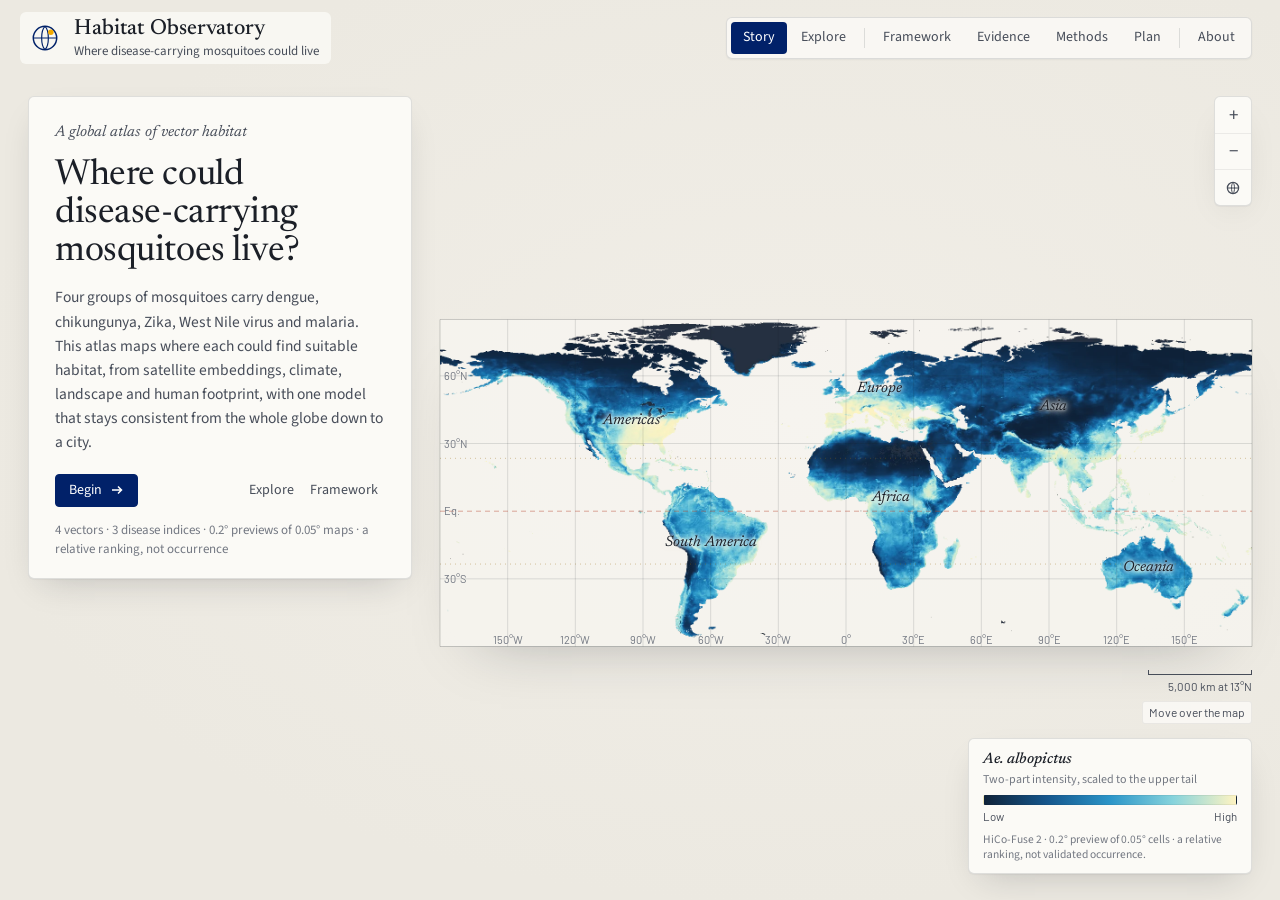
<file: index.html>
<!doctype html>
<html lang="en">
<head>
  <meta charset="utf-8">
  <meta name="viewport" content="width=device-width, initial-scale=1, viewport-fit=cover">
  <title>Habitat Observatory · HiCo-Fuse 2</title>
  <meta name="description" content="Habitat Observatory: an atlas of global mosquito vector and disease habitat maps from Earth-observation fusion, with the evidence behind them and the experiments still planned.">
  <meta name="theme-color" content="#ECE9E1">
  <meta property="og:title" content="Habitat Observatory">
  <meta property="og:description" content="Global mosquito habitat maps from Earth-observation fusion, with completed results kept apart from planned experiments.">
  <link rel="preconnect" href="https://fonts.googleapis.com">
  <link rel="preconnect" href="https://fonts.gstatic.com" crossorigin>
  <link rel="stylesheet" href="https://fonts.googleapis.com/css2?family=Newsreader:ital,opsz,wght@0,6..72,300..600;1,6..72,400&family=Source+Sans+3:ital,wght@0,300..700;1,400&family=Barlow:wght@300;400;500;600&family=IBM+Plex+Mono:wght@400;500&display=swap">
  <link rel="stylesheet" href="assets/site.css">
  <link rel="icon" href="data:image/svg+xml,%3Csvg xmlns='http://www.w3.org/2000/svg' viewBox='0 0 32 32'%3E%3Ccircle cx='16' cy='16' r='11' fill='none' stroke='%23012169' stroke-width='2'/%3E%3Cpath d='M5 16h22M16 5c-4 4-4 18 0 22M16 5c4 4 4 18 0 22' fill='none' stroke='%23012169' stroke-width='1.4'/%3E%3Ccircle cx='21' cy='11' r='3' fill='%23F2A900'/%3E%3C/svg%3E">
</head>
<body class="mode-story">
  <a class="skip" href="#rail">Skip to content</a>

  <header class="masthead">
    <a class="brand" href="#story" aria-label="Habitat Observatory, start of the story">
      <svg class="mark" viewBox="0 0 32 32" aria-hidden="true"><circle cx="16" cy="16" r="11" fill="none" stroke="currentColor" stroke-width="1.4"/><path d="M5 16h22M16 5c-4.2 4-4.2 18 0 22M16 5c4.2 4 4.2 18 0 22" fill="none" stroke="currentColor" stroke-width="1.1"/><circle cx="21.5" cy="10.5" r="2.6" fill="#F2A900"/></svg>
      <span><b>Habitat Observatory</b><i>Where disease-carrying mosquitoes could live</i></span>
    </a>
    <nav class="modes" aria-label="Site">
      <a href="#story" data-mode="story">Story</a>
      <a href="#explore" data-mode="explore">Explore</a>
      <span class="sep" aria-hidden="true"></span>
      <a href="#framework" data-mode="framework">Framework</a>
      <a href="#evidence" data-mode="evidence">Evidence</a>
      <a href="#methods" data-mode="methods">Methods</a>
      <a href="#plan" data-mode="plan">Plan</a>
      <span class="sep" aria-hidden="true"></span>
      <button type="button" class="about-btn" data-open="about">About</button>
    </nav>
  </header>

  <!-- ================================================================ MAP STAGE (story + explore) -->
  <div id="stage" class="stage">
    <div class="map-viewport" id="map-viewport" tabindex="0" role="application" aria-roledescription="map" aria-label="Global habitat map. Drag to pan, scroll or use plus and minus to zoom, click to read a cell.">
      <div class="map-world" id="map-world">
        <img id="map-a" class="map-img" src="assets/hico/global_albopictus.webp" width="1800" height="725" alt="Global map of the selected layer" crossorigin="anonymous">
        <img id="map-b" class="map-img map-b" src="assets/hico/global_aegypti.webp" width="1800" height="725" alt="Comparison layer" crossorigin="anonymous" hidden>
        <svg class="graticule" id="graticule" viewBox="0 0 360 145" preserveAspectRatio="none" aria-hidden="true">
          <g class="mer"><line x1="30" x2="30" y1="0" y2="145"/><line x1="60" x2="60" y1="0" y2="145"/><line x1="90" x2="90" y1="0" y2="145"/><line x1="120" x2="120" y1="0" y2="145"/><line x1="150" x2="150" y1="0" y2="145"/><line x1="180" x2="180" y1="0" y2="145"/><line x1="210" x2="210" y1="0" y2="145"/><line x1="240" x2="240" y1="0" y2="145"/><line x1="270" x2="270" y1="0" y2="145"/><line x1="300" x2="300" y1="0" y2="145"/><line x1="330" x2="330" y1="0" y2="145"/></g>
          <g class="par"><line x1="0" x2="360" y1="25" y2="25"/><line x1="0" x2="360" y1="55" y2="55"/><line x1="0" x2="360" y1="115" y2="115"/></g>
          <line class="eq" x1="0" x2="360" y1="85" y2="85"/>
          <g class="trop"><line x1="0" x2="360" y1="61.56" y2="61.56"/><line x1="0" x2="360" y1="108.44" y2="108.44"/></g>
          <rect class="frame" x="0" y="0" width="360" height="145"/>
        </svg>
      </div>
    </div>
    <div class="axis-labels" id="axis-labels" aria-hidden="true"></div>
    <div class="labels" id="labels"></div>
    <div class="swipe" id="swipe" hidden><span id="swipe-l"></span><i role="slider" tabindex="0" aria-label="Comparison divider" aria-valuemin="0" aria-valuemax="100" aria-valuenow="50"></i><span id="swipe-r"></span></div>
    <div class="map-tools" role="group" aria-label="Map zoom">
      <button type="button" data-zoom="in" aria-label="Zoom in">+</button>
      <button type="button" data-zoom="out" aria-label="Zoom out">−</button>
      <button type="button" data-zoom="home" aria-label="Show the whole world"><svg viewBox="0 0 16 16" aria-hidden="true"><circle cx="8" cy="8" r="5.6" fill="none" stroke="currentColor" stroke-width="1.3"/><path d="M2.4 8h11.2M8 2.4c-2 2-2 9.2 0 11.2M8 2.4c2 2 2 9.2 0 11.2" fill="none" stroke="currentColor" stroke-width="1"/></svg></button>
    </div>
    <div class="mapkey" id="mapkey" aria-hidden="true"><div class="bar"><i id="scale-bar"></i><span id="scale-txt"></span></div><span class="coord" id="coord">Move over the map</span></div>
    <div class="maplegend" id="legend"></div>
    <div class="probe" id="probe" hidden></div>
  </div>
  <aside id="rail" class="rail" aria-live="polite" tabindex="-1"><p class="small">Loading the atlas…</p></aside>

  <!-- ================================================================ DOCUMENT PAGES -->
  <main id="docs" class="docs" hidden>
  <div class="page" id="page-framework" hidden>
    <div class="wrap">
      <div class="page-head">
        <span class="kicker"><span class="n">Framework</span><span class="chap">HiCo-Fuse 2 · hierarchical coherent fusion</span></span>
        <h1>One model from the globe down to the <em>city block</em></h1>
        <p class="lede">A global habitat-mapping method for <i>Aedes albopictus</i>, <i>Ae. aegypti</i>, <i>Culex</i> and <i>Anopheles</i>. A strong niche model reads climate, landscape, human footprint and AlphaEarth satellite embeddings; an exact hierarchy makes every local map add up to its region; an independent species-pool layer tells each region which species have arrived; and the model falls back to the plain niche model wherever a place looks unlike anything it was trained on.</p>
        <div class="row head-actions"><a class="btn primary" href="#hf2">See HiCo-Fuse 2</a><a class="btn" href="#explore">Open the global maps</a><span class="ev ev-done">Completed runs</span></div>
      </div>
      <div class="telemetry" role="list" aria-label="Headline results" id="hico-telemetry"></div>
    </div>
    <div class="wrap">
      <section class="section" id="architecture">
        <div class="section-head">
          <span class="kicker"><span class="n">01</span><span class="chap">Framework</span><span class="ev ev-done">Completed runs</span></span>
          <h2>Each layer answers one question, and each was kept only if it survived a transfer test</h2>
          <p>HiCo-Fuse 2 is the version rebuilt from the evidence: the neural parts that lost under transfer were replaced. Select a layer to see its rule, what it assumes and what the tests showed.</p>
        </div>
        <div class="arch">
          <div class="arch-flow" role="tablist" aria-label="Framework layers" id="arch-flow"></div>
          <div class="arch-detail" id="arch-detail" role="tabpanel" aria-live="polite"></div>
        </div>
      </section>


      <section class="section" id="hf2">
        <div class="section-head">
          <span class="kicker"><span class="n">02</span><span class="chap">The rebuilt model</span><span class="ev ev-done">Completed runs</span></span>
          <h2>HiCo-Fuse 2: keep the hierarchy, replace what lost</h2>
          <p>The original HiCo learned both of its terms with neural networks and lost to a random forest under transfer. The coherence rule was not the cause: applied to the forest it cost nothing. HiCo-Fuse 2 keeps the rule and fills it with parts that each passed a test.</p>
        </div>
        <div class="eq-hero">
          <div class="eq-big">η<sub>s</sub>(x) = <span class="t-a">α<sub>s</sub> + γ<sub>s</sub>M<sub>s</sub>(P) + w<sub>s</sub>·z(P)</span> + <span class="t-b">τ<sub>s</sub>B<sub>s</sub>(x)</span> − <span class="t-n">log mean<sub>x′∈P</sub> e<sup>τ<sub>s</sub>B<sub>s</sub>(x′)</sup></span></div>
          <div class="eq-legend">
            <span><i class="t-a"></i><b>Region term</b> · the forest's own regional map M plus an independent species-pool layer z</span>
            <span><i class="t-b"></i><b>Local term</b> · random-forest niche model on all four data types</span>
            <span><i class="t-n"></i><b>Normaliser</b> · children still average exactly to their region</span>
          </div>
        </div>
        <div class="two wide-left">
          <div class="card">
            <div class="card-top"><span>Held-out accuracy, 20 transfer splits</span>
              <div class="seg light" role="group" aria-label="Metric" id="hf2-metric">
                <button type="button" data-m="AUC" aria-pressed="true">AUC ↑</button>
                <button type="button" data-m="nll" aria-pressed="false">Log-loss ↓</button>
              </div></div>
            <div class="legend" id="hf2-legend"></div>
            <div class="chart" id="hf2-chart"></div>
            <p class="note">AUC: how well reports of each species are ranked above other mosquitoes. Log-loss: how honest the probabilities are; it punishes overconfidence. Only 60 numbers are learned on top of the forest (4 classes × 3 calibration terms + 12 pool weights), fitted on spatially out-of-fold forest predictions and pulled towards the plain forest by a penalty.</p>
          </div>
          <div class="card stack-card">
            <h3>What the rebuild changed</h3>
            <div id="hf2-tests"></div>
          </div>
        </div>
        <div class="card">
          <div class="card-top"><span>Where the remaining error is · log-loss with each world region held out</span><span class="muted">lower is better</span></div>
          <div class="legend" id="hf2-loro-legend"></div>
          <div class="chart" id="hf2-loro"></div>
          <p class="note" id="hf2-loro-note"></p>
        </div>
      </section>

      <section class="section" id="coherence">
        <div class="section-head">
          <span class="kicker"><span class="n">03</span><span class="chap">The core idea · coherence</span><span class="ev ev-done">Completed runs</span></span>
          <h2>A city cannot exceed its region</h2>
          <p>Maps disagree across scales when each level is estimated on its own: a country model and a city model, or a regional compendium and local citizen science. HiCo builds each 0.5° region from its 0.05° children, so the two levels agree exactly.</p>
        </div>
        <div class="eq-hero">
          <div class="eq-big">η<sub>s</sub>(x) = <span class="t-a">A<sub>s</sub>(P)</span> + <span class="t-b">B<sub>s</sub>(x)</span> − <span class="t-n">log mean<sub>x′∈P</sub> e<sup>B<sub>s</sub>(x′)</sup></span></div>
          <div class="eq-legend">
            <span><i class="t-a"></i><b>Macro term</b> · the 0.5° region's total, from pooled region features and coarse evidence</span>
            <span><i class="t-b"></i><b>Micro term</b> · where inside the region, from local features</span>
            <span><i class="t-n"></i><b>Normaliser</b> · makes the mean of the children equal the parent, exactly</span>
          </div>
        </div>
        <div class="card zoom-card">
          <div class="card-top">
            <div class="seg light" role="group" aria-label="Zoom region" id="zoom-seg">
              <button type="button" data-zoom="florida" aria-pressed="true">Florida · <i>Ae. albopictus</i></button>
              <button type="button" data-zoom="seasia" aria-pressed="false">Malay Peninsula · <i>Ae. aegypti</i></button>
              <button type="button" data-zoom="italy" aria-pressed="false">Northern Italy · <i>Ae. albopictus</i></button>
            </div>
            <span class="muted" id="zoom-parents"></span>
          </div>
          <div class="zoom-row">
            <figure><div class="zoom-img"><img id="z-coarse" src="assets/hico/zoom_florida_coarse.webp" alt="Regional 0.5 degree layer"></div><figcaption><b>Regional · 0.5°</b>Each block is the exact mean of its 100 child cells.</figcaption></figure>
            <span class="zoom-arrow" aria-hidden="true">→</span>
            <figure><div class="zoom-img"><img id="z-fine" src="assets/hico/zoom_florida_fine.webp" alt="Local 0.05 degree layer"></div><figcaption><b>Local · 0.05° (~5 km)</b>Redistributes each block's total; never exceeds it.</figcaption></figure>
            <span class="zoom-arrow" aria-hidden="true">→</span>
            <figure><div class="zoom-img city"><img id="z-city" src="assets/hico/zoom_florida_city.webp" alt="City window at native cell resolution"></div><figcaption><b id="z-city-name">Miami metro</b>Native 0.05° cells.</figcaption></figure>
          </div>
          <div class="ramp-legend light"><span>Two-part intensity, square root, one shared scale per region</span><i></i><span>high</span></div>
        </div>
        <div class="two">
          <div class="card">
            <div class="card-top"><span>Regions off by more than 2×</span><span class="muted">63,074 global 0.5° regions</span></div>
            <div class="legend"><span><i style="background:var(--s2)"></i>Coarse model fitted separately</span><span><i style="background:var(--s1)"></i>HiCo</span></div>
            <div class="chart" id="coh-chart"></div>
          </div>
          <div class="card stack-card">
            <div class="card-top"><span>Does coherence cost accuracy?</span><span class="muted">20 transfer splits</span></div>
            <div id="coh-cost"></div>
            <p class="note">One implementation rule matters: seed ensembles are averaged in intensity space (the mean of e<sup>η</sup>). Averaging log-scores breaks additivity; before that fix up to 48% of regions were off by more than 2×.</p>
          </div>
        </div>
      </section>

      <section class="section" id="twopart">
        <div class="section-head">
          <span class="kicker"><span class="n">04</span><span class="chap">Two-part maps</span><span class="ev ev-done">Completed runs</span></span>
          <h2>Fixing a silent failure of composition models</h2>
          <p>A composition score answers "if a mosquito is reported here, which species is it?" It is undefined where no mosquito community is observed: the first global maps put the top 20,000 <i>Ae. aegypti</i> cells in the Sahara and Arabia. Multiplying by a community-support term fixes this.</p>
        </div>
        <div class="eq-row">
          <div class="eq">S<sub>s</sub>(x) = σ(h(x)) · π<sub>s</sub>(x)</div>
          <p>h is community support, fitted with effort covariates (spatial-CV AUC <b id="support-auc"></b>) and mapped with effort held at its mean; π<sub>s</sub> is the species share.</p>
        </div>
        <div class="card">
          <div class="card-top"><span>External validation, never used in training</span><span class="muted">AUC · composition only → two-part</span></div>
          <div class="legend"><span><i style="background:var(--s3)"></i>MLP early fusion</span><span><i style="background:var(--s1)"></i>HiCo</span><span><i class="hollow"></i>composition only</span><span><i style="background:var(--ink-3)"></i>two-part</span></div>
          <div class="chart" id="ext-chart"></div>
          <p class="note">Kraemer et al. (2015) compendium cells against 50,000 random land cells; the "&gt;~110 km" rows keep only cells at least two regions from any iNaturalist report of that species, a direct extrapolation test. NEON 2026 is detection vs non-detection at 373 trap sites; it was inspected earlier, so it is a diagnostic rather than a blind test. These checks score the original HiCo maps: HiCo-Fuse 2 feeds the Kraemer compendium into its pool layer, so Kraemer is no longer an independent test for it (its NEON AUC is 0.92).</p>
        </div>
      </section>

      <section class="section" id="fusion-results">
        <div class="section-head">
          <span class="kicker"><span class="n">05</span><span class="chap">Representation and fusion</span><span class="ev ev-done">Completed runs</span></span>
          <h2>Which representation carries the signal</h2>
          <p>Same multinomial likelihood, features, optimiser and early stopping for every model; held-out 10° blocks (5 folds × 2 seeds, 153 blocks). The reported fold SD is about 0.02–0.05 AUC; it describes variation across folds and does not establish a paired confidence interval or a universal 0.02 significance threshold.</p>
        </div>
        <div class="two wide-left">
          <div class="card">
            <div class="card-top"><span>Mean held-out AUC</span><span class="muted">axis from 0.55 · band = 0.02 below the best</span></div>
            <div class="legend"><span><i style="background:var(--s4)"></i>Single modality</span><span><i style="background:var(--s3)"></i>Flat fusion</span><span><i style="background:var(--s1)"></i>HiCo hierarchy</span></div>
            <div class="chart" id="cv-chart"></div>
          </div>
          <div class="card stack-card">
            <h3>What this shows</h3>
            <ul class="clean">
              <li>AlphaEarth carries most of the signal alone; early MLP fusion adds little on top.</li>
              <li>A late rank ensemble trails early fusion: rank blending discards calibration and cross-modality interactions.</li>
              <li>The coherence constraint costs about <b id="hico-cost"></b> AUC when the macro term sees pooled all-modality features, and more with climate alone, because a mostly urban 0.5° region shares its climate with rural neighbours.</li>
              <li>Gated modality experts matched early fusion within noise but did not hold up under transfer, and an independent test in the representation lab found the same (<a href="#lab">Evidence 02</a>). HiCo-Fuse 2 does not use learned gates.</li>
              <li>The lab also found that a 16-number PCA compression of AlphaEarth ranks habitat as well as learned sparse codes, so the method uses the plain embedding.</li>
            </ul>
          </div>
        </div>
      </section>

      <section class="section" id="extensions">
        <div class="section-head">
          <span class="kicker"><span class="n">06</span><span class="chap">Extensions under test</span><span class="ev ev-done">Completed runs</span></span>
          <h2>Three modules, three honest verdicts</h2>
        </div>
        <div class="ext-grid" id="ext-grid"></div>
      </section>

      <section class="section" id="status">
        <div class="section-head">
          <span class="kicker"><span class="n">07</span><span class="chap">Status</span></span>
          <h2>What is established, and what is not</h2>
        </div>
        <div class="status-grid">
          <article class="card status"><span class="chip kept">Established</span><ul class="clean"><li>Exact cross-level coherence at no accuracy cost.</li><li>HiCo-Fuse 2 ranks as well as or better than the random forest on all four transfer designs (13/20 splits; not yet significant).</li><li>Two-part maps transfer to NEON traps (AUC 0.92).</li><li>Learned gates and weights do not generalise: found here and replicated in the representation lab.</li></ul></article>
          <article class="card status"><span class="chip mixed">Not established</span><ul class="clean"><li>Calibrated probabilities in a held-out world region: log-loss is still above the forest's there.</li><li>A gain from newer encoders or sparse codes over plain AlphaEarth.</li><li>Occurrence probability: maps are relative rankings.</li></ul></article>
          <article class="card status"><span class="chip proposed">Next</span><ul class="clean"><li>Species-pool data for <i>Culex</i>, <i>Anopheles</i> and other genera (in progress).</li><li>Separate habitat from observation and detection with survey data.</li><li>A locked 2025 validation cohort before any further claim.</li></ul></article>
        </div>
        <p class="note plan-link">The 18 November benchmark of environment, AlphaEarth and fusion across four learners, plus every report-derived score, planned experiment and access gap, is on the <a href="#plan">research plan</a> page.</p>
      </section>
    </div>
  </div>

  <div class="page" id="page-evidence" hidden>
    <div class="wrap">
      <div class="page-head">
        <span class="kicker"><span class="n">Evidence</span><span class="chap">research loop</span></span>
        <h1>Tested where the models have never seen data</h1>
        <p>Nine models under nine ways of holding out the world, ten fusion methods and five redesign iterations, each chosen by the last one's failure.</p>
        <p class="jump"><a href="#findings">Findings</a><a href="#lab">Representation lab</a><a href="#benchmark">Benchmark</a><a href="#fusion">Fusion methods</a><a href="#experiments">Experiments</a><a href="#families">Model families</a><a href="#ledger">Ledger</a></p>
      </div>
      <div class="telemetry light" id="telemetry" role="list" aria-label="Headline results"></div>

      <section class="section" id="findings">
        <div class="section-head"><span class="kicker"><span class="n">01</span><span class="chap">Findings</span><span class="ev ev-done">Completed runs</span></span><h2>The binding constraint is not the fusion layer</h2></div>
        <div class="finding-grid" id="finding-grid"></div>
      </section>


      <section class="section" id="lab">
        <div class="section-head">
          <span class="kicker"><span class="n">02</span><span class="chap">Independent evidence</span><span class="ev ev-ext">Independent project</span></span>
          <h2>A second project tested the representation layer</h2>
          <p id="lab-task"></p>
        </div>
        <div class="lab-grid" id="lab-grid"></div>
        <div class="two">
          <div class="card stack-card"><h3>Not used to shape the method</h3><ul class="clean" id="lab-skip"></ul></div>
          <div class="card stack-card"><h3>The lab's ranked next steps</h3><ol class="clean" id="lab-next"></ol></div>
        </div>
      </section>

      <section class="section" id="benchmark">
        <div class="section-head">
          <span class="kicker"><span class="n">03</span><span class="chap">Holdout benchmark</span><span class="ev ev-done">Completed runs</span></span>
          <h2>Nine models under nine ways of holding out the world</h2>
          <p>Multinomial composition of Culicidae reports in 7,004 cells at 0.05°, with 105 features. Select a holdout design and a metric.</p>
        </div>
        <div class="bench-controls">
          <div class="seg light" role="group" aria-label="Metric" id="metric-seg">
            <button type="button" data-metric="AUC" aria-pressed="true">Mean AUC</button>
            <button type="button" data-metric="nll" aria-pressed="false">Log-loss</button>
          </div>
          <div class="design-chips" role="group" aria-label="Holdout design" id="design-chips"></div>
        </div>
        <div class="bench-layout">
          <div class="card">
            <div class="card-top"><span id="bar-title"></span><span class="muted" id="bar-desc"></span></div>
            <div id="bench-bars" class="chart"></div>
          </div>
          <div class="card">
            <div class="card-top"><span>All designs</span><span class="muted">Darker = better · selected design outlined</span></div>
            <div class="table-wrap"><table class="heat" id="heat-table"></table></div>
          </div>
        </div>
        <p class="note" id="bench-note"></p>
      </section>

      <section class="section" id="fusion">
        <div class="section-head">
          <span class="kicker"><span class="n">04</span><span class="chap">Fusion methods</span><span class="ev ev-done">Completed runs</span></span>
          <h2>Ten ways to combine Earth-observation evidence</h2>
          <p>Each card states the rule, what it assumes and what the holdout benchmark showed.</p>
        </div>
        <div class="filter-row" role="group" aria-label="Filter fusion methods">
          <button type="button" data-filter="all" aria-pressed="true">All</button>
          <button type="button" data-filter="kept" aria-pressed="false">Kept</button>
          <button type="button" data-filter="mixed" aria-pressed="false">Inconclusive</button>
          <button type="button" data-filter="rejected" aria-pressed="false">Rejected</button>
        </div>
        <div class="fusion-grid" id="fusion-grid"></div>
      </section>

      <section class="section" id="experiments">
        <div class="section-head"><span class="kicker"><span class="n">05</span><span class="chap">Experiments</span><span class="ev ev-done">Completed runs</span></span><h2>What each redesign tested</h2></div>
        <div class="tabs" role="tablist" aria-label="Experiments" id="exp-tabs">
          <button role="tab" id="tab-coherence" aria-controls="panel-coherence" aria-selected="true">Coherence</button>
          <button role="tab" id="tab-weighting" aria-controls="panel-weighting" aria-selected="false">Weighting</button>
          <button role="tab" id="tab-causal" aria-controls="panel-causal" aria-selected="false">Causality &amp; invariance</button>
          <button role="tab" id="tab-decay" aria-controls="panel-decay" aria-selected="false">Support decay</button>
          <button role="tab" id="tab-pool" aria-controls="panel-pool" aria-selected="false">Species pool</button>
          <button role="tab" id="tab-oadsdm" aria-controls="panel-oadsdm" aria-selected="false">Observation-aware SDM</button>
          <button role="tab" id="tab-foundation" aria-controls="panel-foundation" aria-selected="false">Foundation benchmark</button>
        </div>
        <div class="card tab-panel" role="tabpanel" id="panel-coherence" aria-labelledby="tab-coherence"></div>
        <div class="card tab-panel" role="tabpanel" id="panel-weighting" aria-labelledby="tab-weighting" hidden></div>
        <div class="card tab-panel" role="tabpanel" id="panel-causal" aria-labelledby="tab-causal" hidden></div>
        <div class="card tab-panel" role="tabpanel" id="panel-decay" aria-labelledby="tab-decay" hidden></div>
        <div class="card tab-panel" role="tabpanel" id="panel-pool" aria-labelledby="tab-pool" hidden></div>
        <div class="card tab-panel" role="tabpanel" id="panel-oadsdm" aria-labelledby="tab-oadsdm" hidden></div>
        <div class="card tab-panel" role="tabpanel" id="panel-foundation" aria-labelledby="tab-foundation" hidden></div>
      </section>

      <section class="section" id="families">
        <div class="section-head">
          <span class="kicker"><span class="n">06</span><span class="chap">Model families</span><span class="ev ev-mixed">Completed runs · Stage 1 report-derived</span></span>
          <h2>Four model families, built in sequence</h2>
          <p>Each family started from what the previous one could not do. Scores are comparable only within a family, because tasks and labels differ.</p>
        </div>
        <div class="family-grid" id="families-grid"></div>
      </section>

      <section class="section" id="ledger">
        <div class="section-head">
          <span class="kicker"><span class="n">07</span><span class="chap">Research ledger</span><span class="ev ev-done">Completed runs</span></span>
          <h2>One entry per experiment</h2>
          <p>What improved, what failed and the next step it set, so rejected ideas are not retried without new evidence.</p>
        </div>
        <div class="filter-row" role="group" aria-label="Filter ledger" id="ledger-filter"></div>
        <div class="card"><div class="table-wrap"><table id="ledger-table"></table></div></div>
      </section>
    </div>
  </div>

  <div class="page" id="page-methods" hidden>
    <div class="wrap">
      <div class="page-head">
        <span class="kicker"><span class="n">Methods</span><span class="chap">data and validation</span></span>
        <h1>What goes in, how it is tested, what it cannot say</h1>
        <p class="jump"><a href="#data">Data</a><a href="#inventory">Inventory</a><a href="#features">Features</a><a href="#pipeline">Pipeline</a><a href="#validation">Validation</a><a href="#review">Methods review</a><a href="#limits">Limits</a><a href="#terms">Terms</a></p>
      </div>

      <section class="section" id="data">
        <div class="section-head">
          <span class="kicker"><span class="n">01</span><span class="chap">Data</span></span>
          <h2>Citizen-science reports, with independent checks</h2>
          <p>The model learns from the class mix of mosquito reports. Cancellation of reporting effort assumes that effort scales every species class equally within a location and observation window. Species-specific reporting or identification bias can violate this assumption; "other Culicidae" is the reference class.</p>
        </div>
        <div class="stat-grid" id="data-stats"></div>
        <div class="two">
          <div class="card">
            <div class="card-top"><span>Report cells by class</span><span class="muted">0.05° cells, 2022–2025</span></div>
            <div class="chart" id="class-chart"></div>
          </div>
          <div class="card">
            <div class="card-top"><span>Sources and their roles</span></div>
            <div class="table-wrap"><table>
              <thead><tr><th>Source</th><th>Role</th></tr></thead>
              <tbody>
                <tr><td class="wrap">iNaturalist research-grade Culicidae (via GBIF)</td><td class="wrap">Training labels, 2022–2025</td></tr>
                <tr><td class="wrap">Kraemer et al. (2015) compendium</td><td class="wrap">External validation; optional 0.5° macro evidence</td></tr>
                <tr><td class="wrap">NEON 2026 mosquito traps</td><td class="wrap">Detection diagnostic, 373 sites</td></tr>
                <tr><td class="wrap">Austrian AGES surveillance</td><td class="wrap">Survey likelihood in the observation-aware module</td></tr>
                <tr><td class="wrap">AIMSurv European ovitraps</td><td class="wrap">Prepared urban-gradient endpoint (1,405 traps)</td></tr>
                <tr><td class="wrap">Sentinel-2 2024 median chips</td><td class="wrap">Vision-language concept pilot (2,202 cells)</td></tr>
              </tbody>
            </table></div>
          </div>
        </div>
      </section>

      <section class="section" id="inventory">
        <div class="section-head">
          <span class="kicker"><span class="n">02</span><span class="chap">Dataset inventory</span><span class="ev ev-check">Handoff · 17 Nov 2026</span></span>
          <h2>Forty-two sources checked for the next experiments</h2>
          <p>Observations, environmental predictors, imagery, embeddings, encoder weights, disease outcomes and earlier model predictions. Each entry records its role, access and licence, limitations, and whether data were actually obtained. Most are documented but not downloaded yet; select a row for details.</p>
        </div>
        <div class="inv-summary" id="inv-summary" role="group" aria-label="Filter by acquisition state"></div>
        <div class="inv-controls">
          <div class="seg" role="group" aria-label="Filter by data type" id="inv-type"></div>
          <label class="search"><span class="sr">Search datasets</span><input type="search" id="inv-q" placeholder="Search datasets, variables, licences"></label>
        </div>
        <div class="card flush"><div class="table-wrap"><table class="inv" id="inv-table"></table></div></div>
        <p class="note" id="inv-count"></p>
      </section>

      <section class="section" id="features">
        <div class="section-head"><span class="kicker"><span class="n">03</span><span class="chap">Representations</span></span><h2>105 features in four modalities</h2></div>
        <div class="modality-grid">
          <article class="card modality"><span class="mod-n" style="--c:var(--s1)">26</span><h3>Climate</h3><p>WorldClim BIO1–19 and ERA5-Land seasonal summaries.</p></article>
          <article class="card modality"><span class="mod-n" style="--c:var(--s2)">11</span><h3>Landscape</h3><p>Terrain, NDVI/EVI, land cover, land-surface temperature, surface water.</p></article>
          <article class="card modality"><span class="mod-n" style="--c:var(--s3)">4</span><h3>Human footprint</h3><p>WorldPop density, GHSL built-up, VIIRS night lights, accessibility.</p></article>
          <article class="card modality"><span class="mod-n" style="--c:var(--s4)">64</span><h3>AlphaEarth</h3><p>Google AlphaEarth Foundations 2024 satellite embedding, 64 dimensions.</p></article>
        </div>
      </section>

      <section class="section" id="pipeline">
        <div class="section-head">
          <span class="kicker"><span class="n">04</span><span class="chap">Research pipeline</span></span>
          <h2>Every experiment is chosen by the last one's failure</h2>
          <p>Each iteration records its question, hypothesis, holdout design, result, failure and next step in a structured ledger.</p>
        </div>
        <ol class="pipeline">
          <li><b>Data</b><span>Reports, surveys, external compendia</span></li>
          <li><b>Representation</b><span>Climate · landscape · human · AlphaEarth</span></li>
          <li><b>Fusion</b><span>10 methods, from concatenation to support decay</span></li>
          <li><b>Spatial model</b><span>Flat, hierarchical, observation-aware</span></li>
          <li><b>Validation</b><span>9 holdout designs, paired sign tests</span></li>
          <li><b>Diagnosis</b><span>Distance, novelty, prior shift, proxies</span></li>
          <li class="redesign"><b>Redesign</b><span>Next hypothesis from the observed failure</span></li>
        </ol>
      </section>

      <section class="section" id="validation">
        <div class="section-head">
          <span class="kicker"><span class="n">05</span><span class="chap">Validation designs</span></span>
          <h2>Random splits are a reference; transfer is the headline</h2>
        </div>
        <div class="design-grid" id="design-grid"></div>
      </section>

      <section class="section" id="review">
        <div class="section-head">
          <span class="kicker"><span class="n">06</span><span class="chap">Methods review</span><span class="ev ev-check">Handoff · 17 Nov 2026</span></span>
          <h2>Twenty-five methods the plan builds on</h2>
          <p>Vector distribution models, presence-only bias, occupancy, validation, hierarchical and count models, neural species maps and Earth-observation encoders. Evidence depth is stated for each; no numbers were invented where a paper's supplementary metrics were not extracted.</p>
        </div>
        <div class="inv-controls">
          <div class="seg" role="group" aria-label="Filter by theme" id="rev-theme"></div>
          <label class="search"><span class="sr">Search methods</span><input type="search" id="rev-q" placeholder="Search methods"></label>
        </div>
        <div class="rev-grid" id="rev-grid"></div>
      </section>

      <section class="section" id="limits">
        <div class="section-head"><span class="kicker"><span class="n">07</span><span class="chap">Limitations</span></span><h2>What the maps cannot yet answer</h2></div>
        <div class="limit-grid">
          <article class="card"><h3>Regional species pool</h3><p>Which species have arrived in a region cannot be learned from environment. A species-pool layer for all five classes is the next data milestone.</p></article>
          <article class="card"><h3>Data deserts</h3><p>Africa has 75 report cells and Latin America is weakest for every model. Global maps there are extrapolations.</p></article>
          <article class="card"><h3>Observation bias</h3><p>AlphaEarth encodes human footprint (R² up to 0.88), so report-based models can learn where people report. Surveys across the urban gradient are needed.</p></article>
          <article class="card"><h3>Not risk or abundance</h3><p>Maps rank relative suitability or report composition. Disease layers use thermal envelopes; the West Nile limits are approximate.</p></article>
        </div>
      </section>

      <section class="section" id="terms">
        <div class="section-head"><span class="kicker"><span class="n">08</span><span class="chap">Terms</span></span><h2>Plain-language definitions</h2></div>
        <dl class="terms" id="terms-list"></dl>
      </section>
    </div>
  </div>

  <div class="page" id="page-plan" hidden>
    <div class="wrap">
      <div class="page-head">
        <span class="kicker"><span class="n">Plan</span><span class="chap">Research handoff · 17 November 2026 · runs 18–19 November 2026</span></span>
        <h1>What the new benchmark shows, what is reported, and what is still to run</h1>
        <p class="lede" id="plan-lede">Every number on this site has one of four statuses. Completed runs come from the project code repository, including the 18 November benchmark on the recovered 1,601-site cohort. The 6 November report’s 12 benchmark configurations are now reproduced exactly on its frozen folds; its other scores stay labelled report-derived. The remaining themes (R MaxNet, rebuilt maps, P3 ablations, P4 surveys and P5 dengue) were run on 19 November. Handoff checks are small verifications completed on 17 November. What still cannot run is listed with the account or data it waits on.</p>
        <p class="jump"><a href="#new-benchmark">New benchmark</a><a href="#reproduction">Reproduction · TESSERA · 2025</a><a href="#themes">MaxNet · maps · P3–P5</a><a href="#status-board">Status</a><a href="#matrix">Experiment matrix</a><a href="#report">Report-derived</a><a href="#checks">Handoff checks</a><a href="#priorities">Planned</a><a href="#gaps">Blocked</a></p>
      </div>

      <section class="section" id="new-benchmark">
        <div class="section-head">
          <span class="kicker"><span class="n">01</span><span class="chap">New benchmark · 18 November 2026</span><span class="ev ev-done">Completed runs</span></span>
          <h2>Environment, embeddings and their fusion under four holdout designs</h2>
          <p>Presence vs other-mosquito background for <i>Ae. albopictus</i>, recovered 1,601-site 2024 cohort, every model fitted under the same nested, buffered spatial folds. A new analysis on new EPSG:6933 blocks, not a reproduction of the report's split IDs.</p>
        </div>
        <div class="figs-row" id="bm-figs"></div>
        <div class="card">
          <div class="card-top"><span>What the runs show</span><span class="ev ev-done">Completed runs</span></div>
          <ul class="clean bm-findings" id="bm-findings"></ul>
        </div>
        <div class="two">
          <div class="card">
            <div class="card-top"><span>Paired differences · spatial blocks</span><div class="seg" id="bm-pair-seg"></div></div>
            <p class="note" style="margin-top:0">ΔAP of the second model minus the first on the same sites, with a 95% paired block-cluster bootstrap interval (1,000 replicates, mean of seeds 42 and 202). Filled dots: interval excludes zero.</p>
            <div class="chart" id="bm-paired"></div>
          </div>
          <div class="card">
            <div class="card-top"><span>Ablation · remove one group from the 105-feature fusion</span><div class="seg" id="bm-abl-seg"></div></div>
            <p class="note" style="margin-top:0">ΔAP after removing the group (negative = the group was helping). Same folds, same tuning grid, same sites.</p>
            <div class="chart" id="bm-ablation"></div>
          </div>
        </div>
        <div class="card">
          <div class="card-top"><span>Transfer · AUC by holdout design</span><div class="seg" id="bm-tr-seg"></div></div>
          <div class="legend" id="bm-tr-legend"></div>
          <div class="chart" id="bm-transfer"></div>
          <p class="note">AUC is used here because prevalence differs between designs (46% in the cohort, 36% in the Austrian survey), so AP values cannot be compared across them. The survey endpoint is egg detection vs non-detection over sampled 2024 visits; models were trained without any Austrian rows.</p>
        </div>
        <div class="two">
          <div class="card">
            <div class="card-top"><span>Leave one region out · AUC and AP</span><span class="ev ev-done">Completed runs</span></div>
            <div class="table-wrap"><table class="bm-region" id="bm-region"></table></div>
            <p class="note">Each region is held out in turn and predicted by models trained on the rest (20 km buffer). Africa and West Asia (18 sites) stay in training only.</p>
          </div>
          <div class="card">
            <div class="card-top"><span>Not run, skipped or blocked</span><span class="ev ev-blocked">Blocked</span></div>
            <ul class="clean small-list" id="bm-failed"></ul>
          </div>
        </div>
        <div class="two">
          <div class="card">
            <div class="card-top"><span>How to read these numbers</span></div>
            <ul class="clean small-list" id="bm-caveats"></ul>
          </div>
          <div class="card">
            <div class="card-top"><span>Reproducibility</span></div>
            <ul class="clean small-list" id="bm-repro"></ul>
          </div>
        </div>
      </section>

      <section class="section" id="reproduction">
        <div class="section-head">
          <span class="kicker"><span class="n">02</span><span class="chap">Exact reproduction and new experiments · 19 November 2026</span><span class="ev ev-done">Completed runs</span></span>
          <h2>The report reproduced on its own folds, then extended to TESSERA, MLPs and 2025 outcomes</h2>
          <p>The frozen split IDs, protocol and original out-of-fold scores of all 72 fold × model jobs were recovered from the project Drive. Every result here uses those exact folds, or trains on the full 2024 cohort and scores 2025 outcomes.</p>
        </div>
        <div class="figs-row" id="rx-figs"></div>
        <div class="card">
          <div class="card-top"><span>What the 19 November runs show</span><span class="ev ev-done">Completed runs</span></div>
          <ul class="clean bm-findings" id="rx-findings"></ul>
        </div>
        <div class="two">
          <div class="card">
            <div class="card-top"><span>Reproduction of the 12 reported configurations</span><span class="ev ev-done">Exact folds</span></div>
            <div class="table-wrap"><table id="rx-repro"></table></div>
            <p class="note">“Verified” recomputes the report’s AP from the original stored predictions. “Refit” retrains here on the same folds with the rebuilt features (WorldPop amendment applied). MaxNet was fitted in R; it is verified, not refit.</p>
          </div>
          <div class="card">
            <div class="card-top"><span>MLP re-run, 10 seeds per model</span><span class="ev ev-done">Exact folds</span></div>
            <div class="table-wrap"><table id="rx-mlp"></table></div>
            <p class="note">Recovered MLP protocol: adam, early stopping, [32,16] or [64,32] hidden units, and a stacked [4] meta-learner for late fusion. The original late-fusion score sits at the top of the seed range, so that design is unstable rather than reliably better.</p>
          </div>
        </div>
        <div class="card">
          <div class="card-top"><span>TESSERA 128-D vs AlphaEarth 64-D (P2) · paired ΔAP on the frozen folds</span><span class="ev ev-done">Completed runs</span></div>
          <p class="note" style="margin-top:0">TESSERA v1 2024 annual embeddings, 500 m circle means read from the public mirror for all 1,601 sites. Logistic head with C 0.1 / 1 chosen on the frozen inner folds, RF as a nonlinear check; 95% interval from a 150 km block bootstrap. Filled dots: interval excludes zero.</p>
          <div class="chart" id="rx-p2"></div>
        </div>
        <div class="card">
          <div class="card-top"><span>Temporal holdout · trained on 2024, scored on 2025 outcomes</span><div class="seg" id="rx-tr-seg"></div></div>
          <div class="table-wrap"><table id="rx-transfer"></table></div>
          <p class="note" id="rx-transfer-note"></p>
        </div>
      </section>

      <section class="section" id="themes">
        <div class="section-head">
          <span class="kicker"><span class="n">03</span><span class="chap">Remaining themes · 19 November 2026</span><span class="ev ev-done">Completed runs</span></span>
          <h2>MaxNet refit, rebuilt maps, feature ablations, occupancy and dengue</h2>
          <p>The last open items of the plan, run on the report’s frozen folds where the question is about the benchmark, and on new public survey and surveillance data where it is not. Every input is public; where an Earth Engine-only product was unavailable, the substitute is named.</p>
        </div>
        <div class="figs-row" id="th-figs"></div>
        <div class="card">
          <div class="card-top"><span>What the remaining runs show</span><span class="ev ev-done">Completed runs</span></div>
          <ul class="clean bm-findings" id="th-findings"></ul>
        </div>
        <div class="card">
          <div class="card-top"><span>Rebuilt 2024 relative-suitability surfaces</span><span class="ev ev-done">Rebuilt from public inputs</span></div>
          <div class="seg" id="th-map-seg"></div>
          <figure class="th-map"><img id="th-map-img" alt="" width="1440" height="600" loading="lazy"><figcaption id="th-map-cap"></figcaption></figure>
          <div class="th-ramp" aria-hidden="true"><span>lower</span><i></i><span>higher relative suitability (percentile within map)</span></div>
          <div class="table-wrap"><table id="th-maps"></table></div>
          <p class="note" id="th-maps-note"></p>
        </div>
        <div class="card">
          <div class="card-top"><span>P3 · Feature and support ablations · paired ΔAP on the frozen folds</span><span class="ev ev-done">Completed runs</span></div>
          <p class="note" style="margin-top:0" id="th-p3-note"></p>
          <div class="chart" id="th-p3"></div>
        </div>
        <div class="two">
          <div class="card">
            <div class="card-top"><span>P3 · Training fraction</span><span class="ev ev-done">Exact folds</span></div>
            <div class="table-wrap"><table id="th-frac"></table></div>
            <p class="note">Five stratified subsamples of every training fold per fraction; nested selection repeated inside each subsample.</p>
          </div>
          <div class="card">
            <div class="card-top"><span>P4 · Occupancy from repeat ovitrap surveys, Austria 2021–2025</span><span class="ev ev-done">Completed runs</span></div>
            <div class="table-wrap"><table id="th-occ"></table></div>
            <p class="note" id="th-occ-note"></p>
          </div>
        </div>
        <div class="card">
          <div class="card-top"><span>P3 · Single source vs equal-N fusion</span><span class="ev ev-done">Exact folds</span></div>
          <div class="table-wrap"><table id="th-src"></table></div>
          <p class="note" id="th-src-note"></p>
        </div>
        <div class="card">
          <div class="card-top"><span>P4 · New trap locations (first survey year)</span><span class="ev ev-done">Completed runs</span></div>
          <div class="table-wrap"><table id="th-new"></table></div>
          <p class="note" id="th-new-note"></p>
        </div>
        <div class="card">
          <div class="card-top"><span>P4 · NEON CO2-trap surveys, 2017–2025 · occupancy and discrimination</span><span class="ev ev-done">Completed runs</span></div>
          <div class="table-wrap"><table id="th-neon"></table></div>
          <p class="note" id="th-neon-note"></p>
        </div>
        <div class="card">
          <div class="card-top"><span>Original maps recovered · agreement and an external check against the Kraemer et al. (2015) compendium</span><span class="ev ev-done">Completed runs</span></div>
          <div class="table-wrap"><table id="th-orig"></table></div>
          <div class="table-wrap"><table id="th-kraemer"></table></div>
          <p class="note" id="th-kraemer-note"></p>
        </div>
        <div class="card">
          <div class="card-top"><span>P5 · Dengue in Brazil, municipality × month · does habitat add to a weather + incidence model?</span><span class="ev ev-done">Completed runs</span></div>
          <div class="table-wrap"><table id="th-p5"></table></div>
          <p class="note" id="th-p5-note"></p>
        </div>
        <div class="card">
          <div class="card-top"><span>2025 holdout, revisited · outcome-year embeddings and official R MaxNet</span><span class="ev ev-done">Completed runs</span></div>
          <div class="table-wrap"><table id="th-yr"></table></div>
          <p class="note" id="th-yr-note"></p>
        </div>
      </section>

      <section class="section" id="status-board">
        <div class="section-head"><span class="kicker"><span class="n">04</span><span class="chap">Evidence status</span></span><h2>Four kinds of claim, kept apart</h2></div>
        <div class="status-board" id="status-board-grid"></div>
      </section>

      <section class="section" id="matrix">
        <div class="section-head">
          <span class="kicker"><span class="n">05</span><span class="chap">Experiment matrix</span><span class="ev ev-mixed">Completed + planned</span></span>
          <h2>Representations × learners: new runs, reported values and what is still planned</h2>
          <p>Presence vs other-mosquito background for <i>Ae. albopictus</i>, 1,601 sites. Green cells are runs on the report’s frozen spatial folds (mean AP over 6 folds ± fold SD, or the 10-seed range for MLPs), with the report’s value beneath. Outlined cells are still planned; empty cells are not in the plan.</p>
        </div>
        <div class="card">
          <div class="matrix-legend"><span><i class="m-done"></i>Run on the frozen folds · AP ± fold SD</span><span><i class="m-done" style="box-shadow:inset 0 0 0 2px var(--ok)"></i>Within 0.02 AP of the best</span><span><i class="m-rep"></i>Report-derived only</span><span><i class="m-plan"></i>Planned · no result yet</span></div>
          <div class="table-wrap"><table class="matrix" id="matrix-table"></table></div>
          <p class="note">AP ranks presences above background under this sampling design (prevalence 46%); 0.81 is not 81% accuracy. MaxNet cells are the report’s R maxnet predictions recomputed from the stored scores (“verified”), not refit. TESSERA cells are new experiments with no report value.</p>
        </div>
      </section>

      <section class="section" id="report">
        <div class="section-head">
          <span class="kicker"><span class="n">06</span><span class="chap">Report-derived</span><span class="ev ev-report">Report-derived · benchmark since reproduced</span></span>
          <h2>What the 6 November report says, with its denominators</h2>
          <p id="report-caveat"></p>
        </div>
        <div class="figs-row" id="report-cohort"></div>
        <div class="two">
          <div class="card">
            <div class="card-top"><span>NEON 2025 reused diagnostic</span><span class="ev ev-report">Report-derived</span></div>
            <div class="table-wrap"><table id="report-neon"></table></div>
          </div>
          <div class="card">
            <div class="card-top"><span>Global map input coverage, share of the declared domain</span><span class="ev ev-report">Report-derived</span></div>
            <div class="chart" id="report-coverage"></div>
            <ul class="clean small-list" id="report-notes"></ul>
          </div>
        </div>
      </section>

      <section class="section" id="checks">
        <div class="section-head">
          <span class="kicker"><span class="n">07</span><span class="chap">Handoff checks</span><span class="ev ev-check">Handoff · 17 Nov 2026</span></span>
          <h2>Small checks completed on 17 November</h2>
          <p>Source downloads, adapters and synthetic tests. None of them is a new benchmark result.</p>
        </div>
        <div class="check-grid" id="check-grid"></div>
      </section>

      <section class="section" id="priorities">
        <div class="section-head">
          <span class="kicker"><span class="n">08</span><span class="chap">Planned</span><span class="ev ev-plan">Planned · no results</span></span>
          <h2>Six priorities, in order</h2>
          <p>Each one changes a single axis and has to pass the recovery gate (P0) before it can claim a reproduction.</p>
        </div>
        <div class="prio-grid" id="prio-grid"></div>
      </section>

      <section class="section" id="gaps">
        <div class="section-head">
          <span class="kicker"><span class="n">09</span><span class="chap">Blocked</span><span class="ev ev-blocked">Blocked</span></span>
          <h2>Access gaps and what they block</h2>
        </div>
        <div class="gap-grid" id="gap-grid"></div>
        <div class="callout">The handoff package (tables, scripts, configurations, provenance and small public downloads) is kept in the project Drive, not in this repository: <a id="drive-link" href="#" target="_blank" rel="noopener">project Drive folder ↗</a> (access by request). Raw records with licence or privacy limits are not published here.</div>
      </section>
    </div>
  </div>

  <footer class="site-footer">
    <div class="wrap">
      <span class="footer-notice">Independent research prototype · not an official NASA product</span>
      <p>Data: iNaturalist research-grade observations via GBIF; WorldClim, ERA5-Land, MODIS, JRC, WorldPop, GHSL, VIIRS; Google AlphaEarth Foundations 2024–2025; TESSERA; Sentinel-2 (Earth Search); NASA POWER; SatCLIP; Prithvi-EO-2.0, Clay, CROMA, SatMAE; Kraemer et al. (2015); NEON; Austrian AGES; AIMSurv; InfoDengue/Mosqlimate; IBGE. Original datasets keep their licenses. Only aggregate results and rendered map previews are shown; no observation coordinates.</p>
      <p>Code and benchmark tables: <a href="https://github.com/missa7481/NASA_Global_Habitat_Mapping" target="_blank" rel="noopener">github.com/missa7481/NASA_Global_Habitat_Mapping ↗</a> · <span id="generated"></span></p>
    </div>
  </footer>
  </main>

  <!-- ================================================================ ABOUT SHEET -->
  <div class="scrim" id="scrim" hidden></div>
  <section id="about" class="sheet" hidden aria-label="About the observatory" tabindex="-1">
    <button type="button" class="btn quiet close" data-close="about">Close ×</button>
    <span class="kicker"><span class="chap">About the observatory</span></span>
    <h2>A research atlas of mosquito habitat</h2>
    <p>Habitat Observatory publishes the maps and evidence of an ongoing global habitat-mapping project for <i>Aedes albopictus</i>, <i>Ae. aegypti</i>, <i>Culex</i> and <i>Anopheles</i>. Its method, HiCo-Fuse 2, combines a random-forest niche model over climate, landscape, human footprint and AlphaEarth satellite embeddings with an exact global-to-local hierarchy, an independent species-pool layer and a novelty fallback.</p>
    <h3>How to read the maps</h3>
    <ul>
      <li>Maps rank <b>relative suitability</b>. They are not presence probabilities, abundance or disease risk.</li>
      <li>Previews are shown at 0.2° as the mean of 0.05° cells. Reading a cell gives its position on the colour ramp of the rendered preview, not a model output.</li>
      <li>Low values in tropical Asia and Africa are weak evidence, not absence: reports are concentrated in the Americas and Europe.</li>
      <li>Missing cells are not low risk.</li>
    </ul>
    <h3>Four kinds of evidence</h3>
    <table>
      <tr><td><span class="ev ev-done">Completed runs</span></td><td>Benchmarks run in the project code repository, including the 18 November 2026 benchmark; aggregate tables only.</td></tr>
      <tr><td><span class="ev ev-report">Report-derived</span></td><td>Scores from the 6 November project report. Its 12-configuration benchmark and NEON 2025 diagnostic were reproduced on 19 November; other report values are not.</td></tr>
      <tr><td><span class="ev ev-check">Handoff check</span></td><td>Downloads, adapters and tests completed on 17 November 2026.</td></tr>
      <tr><td><span class="ev ev-plan">Planned</span></td><td>Next experiments, not yet run. Each one names what it waits on (data access, accounts or encoder environments).</td></tr>
    </table>
    <h3>Data policy</h3>
    <p>No raw occurrence or surveillance records, site coordinates, per-site or per-cell predictions, or credentials are published. Original datasets keep their licences. Larger research files are kept in the project Drive.</p>
    <h3>Code and data</h3>
    <ul>
      <li><a href="https://github.com/missa7481/NASA_Global_Habitat_Mapping" target="_blank" rel="noopener">Code and benchmark tables ↗</a></li>
      <li><a href="https://github.com/missa7481/habitat-observatory" target="_blank" rel="noopener">This website's repository ↗</a></li>
      <li><a href="#plan" data-close="about">Research plan and handoff status</a></li>
    </ul>
    <p class="note">Independent research prototype; not an official NASA product. The design follows the editorial atlas layout of the Ashburn Heat Twin.</p>
  </section>

  <div class="tip" id="tip" hidden></div>
  <noscript><p class="noscript">This site needs JavaScript for its maps and charts.</p></noscript>
  <script src="assets/site.js"></script>
  <script src="assets/atlas.js"></script>
  <script src="assets/plan.js"></script>
</body>
</html>
</file>
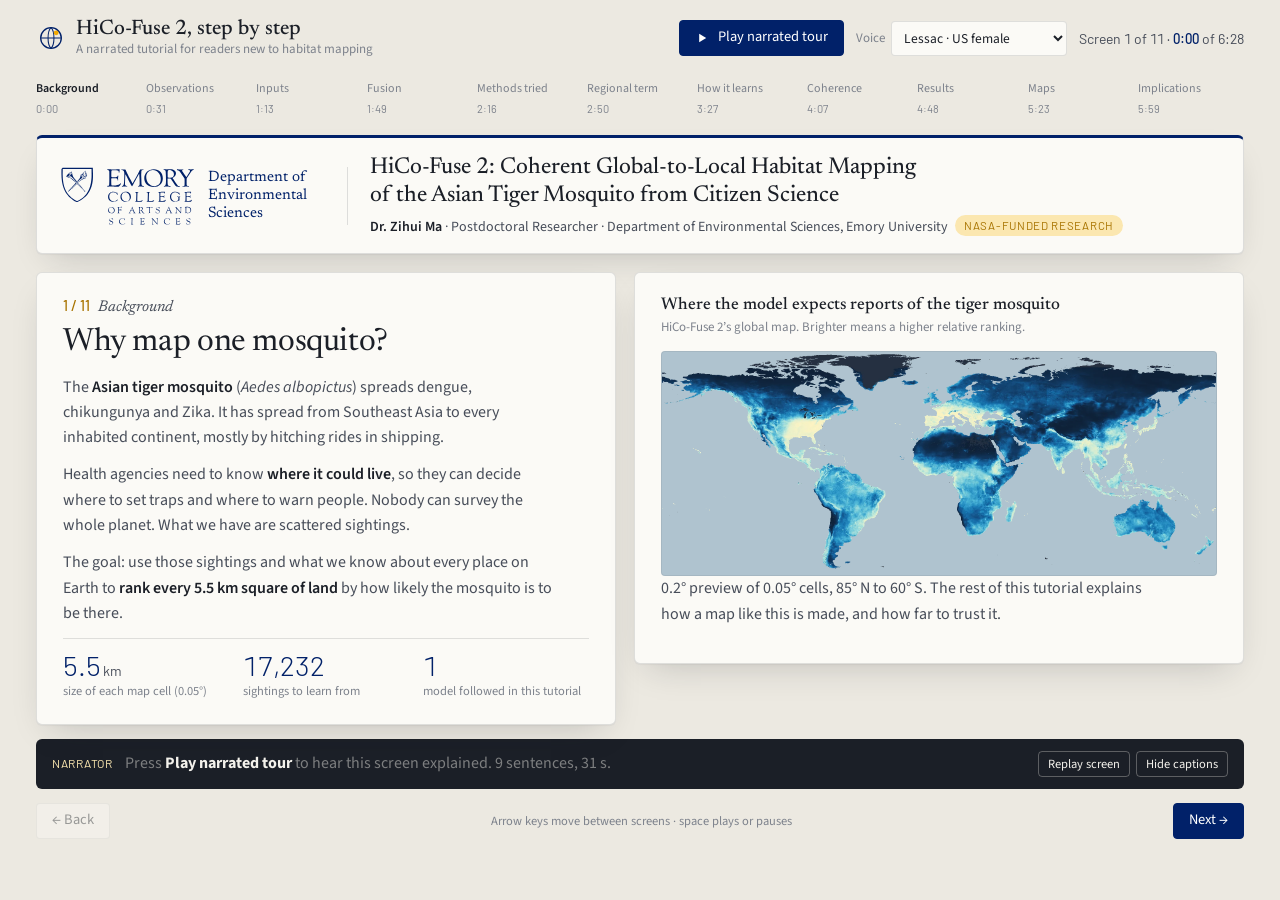
<file: atlas/tutorial/index.html>
<!doctype html>
<html lang="en">
<head>
<meta charset="utf-8">
<meta name="viewport" content="width=device-width,initial-scale=1">
<title>HiCo-Fuse 2, Step by Step</title>
<meta name="claude:viewport-fit-sides" content="cover">
<link rel="preconnect" href="https://fonts.googleapis.com">
<link rel="preconnect" href="https://fonts.gstatic.com" crossorigin>
<link rel="stylesheet" href="https://fonts.googleapis.com/css2?family=Newsreader:ital,opsz,wght@0,6..72,300..600;1,6..72,400&family=Source+Sans+3:ital,wght@0,300..700;1,400&family=Barlow:wght@300;400;500;600&display=swap">
<style>
/* Layout: a five-minute lecture. A chapter strip with timings on top; each screen pairs the idea and its
   formula (left) with one live widget (right). Atlas palette: paper, ink, navy, gold; serif display.
   One deliberate light theme, like a printed handout. */
:root{
  --bg:#ECE9E1; --card:#FBFAF6; --paper:#F7F5EF; --paper-2:#F1EEE6;
  --ink:#1B1F27; --ink-2:#474D59; --ink-3:#7D828C; --rule:rgba(27,31,39,.13); --rule-2:rgba(27,31,39,.07);
  --navy:#012169; --navy-l:#C9D3E3; --gold:#F2A900; --gold-t:#A87400; --gold-l:#FBE7B0; --green:#2E6B3A; --terra:#B5432C;
  --c-clim:#5B7FA6; --c-land:#2E6B3A; --c-hum:#B5432C; --c-ae:#A87400;
  --serif:'Newsreader','Sitka Text',Georgia,serif; --sans:'Source Sans 3','Segoe UI',system-ui,sans-serif; --num:'Barlow','Bahnschrift',sans-serif;
  --shadow:0 1px 1px rgba(27,31,39,.04),0 14px 34px -14px rgba(27,31,39,.22);
  color-scheme:light;
}
*{box-sizing:border-box}
body{margin:0;background:var(--bg);color:var(--ink);font-family:var(--sans);-webkit-font-smoothing:antialiased}
button{font:inherit;color:inherit;cursor:pointer}
:focus-visible{outline:2px solid var(--gold-t);outline-offset:2px}
.wrap{width:min(1240px,100%);margin:0 auto;padding-left:max(16px,env(safe-area-inset-left,0px));padding-right:max(16px,env(safe-area-inset-right,0px))}

/* top */
header{padding-block:18px 10px}
.head{display:flex;align-items:center;justify-content:space-between;gap:14px;flex-wrap:wrap}
.brand{display:flex;align-items:center;gap:10px}
.brand svg{width:30px;height:30px;color:var(--navy)}
.brand b{font-family:var(--serif);font-weight:500;font-size:21px}
.brand i{font-style:normal;font-size:13px;color:var(--ink-3);display:block}
.clock{font-family:var(--num);font-size:14px;color:var(--ink-2);font-variant-numeric:tabular-nums}
.clock b{color:var(--navy);font-weight:500}
.chapters{display:grid;grid-template-columns:repeat(11,1fr);gap:4px;margin-top:14px}
.chapters button{border:0;background:none;padding:0;text-align:left;display:flex;flex-direction:column;gap:5px;min-width:0}
.chapters button i{display:block;height:3px;border-radius:2px;background:var(--rule)}
.chapters button.done i{background:var(--ink-3)} .chapters button.on i{background:var(--navy)}
.chapters span{font-size:12px;color:var(--ink-3);white-space:nowrap;overflow:hidden;text-overflow:ellipsis}
.chapters button.on span{color:var(--ink);font-weight:600}
.chapters small{font-family:var(--num);font-size:11px;color:var(--ink-3)}

/* stage */
main{padding-block:10px 28px}
.stage{display:grid;grid-template-columns:minmax(0,1fr) minmax(0,1.05fr);gap:18px;align-items:start}
.panel{background:var(--card);border:1px solid var(--rule);border-radius:6px;box-shadow:var(--shadow);padding:24px 26px;min-width:0}
.kicker{display:flex;gap:8px;align-items:baseline;color:var(--ink-3);font-size:13px;margin-bottom:10px}
.kicker .n{font-family:var(--num);font-weight:500;color:var(--gold-t);font-size:14px}
.kicker .c{font-family:var(--serif);font-style:italic;font-size:15.5px;color:var(--ink-2)}
h1{font-family:var(--serif);font-weight:420;font-size:clamp(25px,2.6vw,32px);line-height:1.1;letter-spacing:-.012em;margin:0 0 14px;text-wrap:balance}
.panel p{font-size:16px;line-height:1.58;color:var(--ink-2);margin:0 0 12px;max-width:62ch}
.panel p b{color:var(--ink);font-weight:600}
.math{font-family:var(--serif);font-style:italic;font-size:19px;color:var(--ink);background:var(--paper);border:1px solid var(--rule-2);border-radius:4px;padding:12px 14px;margin:6px 0 6px;line-height:1.55;overflow-x:auto}
.math .up{font-style:normal;font-family:var(--sans);font-size:15px}
.math .a{color:var(--navy)} .math .b{color:var(--green)} .math .c{color:var(--gold-t)} .math .d{color:var(--terra)}
.words{font-size:14px!important;color:var(--ink-3)!important;margin:0 0 14px!important}
.words b{color:var(--ink-2)!important}
.figs{display:grid;grid-template-columns:repeat(3,1fr);gap:4px 14px;padding-top:12px;border-top:1px solid var(--rule);margin-top:6px}
.fig b{display:block;font-family:var(--num);font-weight:300;font-size:28px;color:var(--navy);line-height:1.05;font-variant-numeric:tabular-nums}
.fig b small{font-size:14px;color:var(--ink-2);font-weight:400;margin-left:2px}
.fig span{font-size:12.5px;color:var(--ink-3);line-height:1.3;display:block;margin-top:3px}
.vis h3{font-family:var(--serif);font-weight:500;font-size:17px;margin:0 0 4px}
.vis .sub{font-size:13px;color:var(--ink-3);margin:0 0 14px;line-height:1.45}
.tag{display:inline-block;font-size:11.5px;color:var(--gold-t);background:var(--gold-l);border-radius:999px;padding:1px 8px;margin-left:6px;vertical-align:2px}
.ctl{display:grid;grid-template-columns:150px minmax(0,1fr) 64px;gap:10px;align-items:center;font-size:13.5px;color:var(--ink-2);margin:8px 0}
.ctl output{font-family:var(--num);font-variant-numeric:tabular-nums;text-align:right;color:var(--ink)}
input[type=range]{width:100%;accent-color:var(--navy)}
.presets{display:flex;gap:6px;flex-wrap:wrap;margin:4px 0 10px}
.presets button{border:1px solid var(--rule);background:var(--paper);border-radius:4px;padding:5px 10px;font-size:13px;color:var(--ink-2)}
.presets button:hover{background:var(--paper-2);color:var(--ink)}
.readout{display:grid;grid-template-columns:repeat(3,1fr);gap:8px;margin-top:12px;padding-top:12px;border-top:1px solid var(--rule)}
.readout div b{display:block;font-family:var(--num);font-weight:300;font-size:24px;color:var(--navy);font-variant-numeric:tabular-nums;line-height:1.1}
.readout div span{font-size:12px;color:var(--ink-3);line-height:1.3;display:block;margin-top:2px}
svg text{font-family:var(--num);fill:var(--ink-2)}
svg .lbl{font-family:var(--sans);font-size:12px;fill:var(--ink-2)}
svg .ax{stroke:var(--rule);stroke-width:1}
.mapfig{border-radius:4px;overflow:hidden;border:1px solid var(--rule-2);background:#AFC3CF}
.mapfig img{display:block;width:100%;height:auto}
.cap{font-size:12.5px;color:var(--ink-3);margin-top:6px;line-height:1.45}
.legend{display:flex;gap:14px;flex-wrap:wrap;font-size:12.5px;color:var(--ink-2);margin-top:8px}
.legend i{display:inline-block;width:11px;height:11px;border-radius:2px;margin-right:5px;vertical-align:-1px}
.barcode{display:grid;grid-template-columns:repeat(15,1fr);gap:3px}
.barcode i{aspect-ratio:1;border-radius:2px;display:block}
.list{list-style:none;margin:0;padding:0}
.list li{display:grid;grid-template-columns:26px 1fr;gap:6px;padding:8px 0;border-top:1px solid var(--rule-2);font-size:15px;line-height:1.45;color:var(--ink-2)}
.list li:first-child{border-top:0}
.list li b{color:var(--ink)}
.list li em{font-style:normal;font-family:var(--num);font-weight:500;color:var(--gold-t)}
.list.bad li em{color:var(--terra)}
.chain{display:flex;flex-direction:column;gap:6px}
.chain div{display:grid;grid-template-columns:110px 1fr;gap:10px;align-items:baseline;font-size:14px;color:var(--ink-2);padding:6px 0;border-top:1px solid var(--rule-2)}
.chain div:first-child{border-top:0}
.chain b{font-family:var(--serif);font-weight:500;color:var(--ink);font-size:15px}
.chain code{font-family:var(--serif);font-style:italic;font-size:15px;color:var(--navy)}

/* methods table */
.presets button.on{background:var(--navy);border-color:var(--navy);color:#fff}
.mtab{position:relative;height:504px}
.mrow{position:absolute;left:0;right:0;height:36px;display:grid;grid-template-columns:20px minmax(0,1fr) 44px 150px;gap:8px;align-items:center;border-top:1px solid var(--rule-2);transition:top .6s cubic-bezier(.22,.7,.2,1);font-size:13px}
.mrow.rf{background:var(--gold-l);border-radius:3px}
.mrow .rk{font-family:var(--num);color:var(--ink-3);text-align:right}
.mrow .nm{min-width:0;line-height:1.15}.mrow .nm b{display:block;font-weight:600;color:var(--ink);white-space:nowrap;overflow:hidden;text-overflow:ellipsis}
.mrow .nm small{display:block;font-size:11.5px;color:var(--ink-3);white-space:nowrap;overflow:hidden;text-overflow:ellipsis}
.mrow .lv{font-family:var(--num);font-variant-numeric:tabular-nums;text-align:right;color:var(--ink)}
.mrow .bar{position:relative;height:16px;border-left:0}.mrow .bar::before{content:'';position:absolute;left:50%;top:-4px;bottom:-4px;border-left:1px solid var(--ink-3)}
.mrow .bar i{position:absolute;top:3px;height:10px;border-radius:2px;transition:all .6s cubic-bezier(.22,.7,.2,1)}
.mrow .bar em{position:absolute;top:0;font-style:normal;font-family:var(--num);font-size:11px;color:var(--ink-2);white-space:nowrap}
.readout.r4{grid-template-columns:repeat(4,1fr)}
/* before/after map */
.mapcmp{position:relative;aspect-ratio:1800/725;overflow:hidden;border-radius:4px;border:1px solid var(--rule-2);background:#C9D3DA}
.mapcmp .lyr{position:absolute;inset:0}
.mapcmp .mz{position:absolute;inset:0;transform-origin:0 0;transition:transform .8s cubic-bezier(.22,.7,.2,1)}
.mapcmp img{display:block;width:100%;height:100%}
.mapcmp .divider{position:absolute;top:0;bottom:0;width:2px;margin-left:-1px;background:#F2A900;box-shadow:0 0 0 1px rgba(27,31,39,.35)}
.mapcmp .chip{position:absolute;top:8px;font-size:11.5px;background:rgba(251,250,246,.92);border-radius:3px;padding:2px 7px;color:var(--ink)}
.mapcmp .chip.l{left:8px}.mapcmp .chip.r{right:8px}
/* title band (first and last screens) */
.band{grid-column:1/-1;display:flex;align-items:center;gap:22px;background:var(--card);border:1px solid var(--rule);border-top:3px solid var(--navy);border-radius:6px;box-shadow:var(--shadow);padding:16px 24px}
.band .lock{display:flex;align-items:center;gap:14px;flex:none;padding-right:22px;border-right:1px solid var(--rule)}
.band .lock img{height:58px;width:auto;display:block}
.band .lock span{font-family:var(--serif);font-size:15px;line-height:1.2;color:var(--navy);max-width:13ch}
.band .tt{min-width:0}
.band .tt b{display:block;font-family:var(--serif);font-weight:460;font-size:clamp(19px,1.9vw,23px);line-height:1.2;color:var(--ink);text-wrap:balance}
.band .tt p{margin:6px 0 0;font-size:14px;line-height:1.45;color:var(--ink-2)}
.band .tt p strong{color:var(--ink);font-weight:600}
.band .nasa{display:inline-block;font-family:var(--num);font-size:11.5px;letter-spacing:.06em;text-transform:uppercase;color:var(--gold-t);background:var(--gold-l);border-radius:999px;padding:2px 9px;margin-left:4px;vertical-align:1px}
@media (max-width:900px){.band{flex-direction:column;align-items:flex-start;gap:12px;padding:14px 16px}.band .lock{border-right:0;padding-right:0}.band .lock img{height:46px}}
/* nav */
.nav{display:flex;justify-content:space-between;align-items:center;gap:10px;margin-top:14px}
.btn{display:inline-flex;align-items:center;gap:8px;border:1px solid var(--rule);background:var(--card);border-radius:4px;padding:9px 15px 10px;font-size:14.5px;line-height:1}
.btn:hover{background:var(--paper-2)}
.btn.primary{background:var(--navy);border-color:var(--navy);color:#fff}
.btn.primary:hover{background:#0B2C7A}
.btn[disabled]{opacity:.4;pointer-events:none}
.hint{font-size:12.5px;color:var(--ink-3)}
.fade{animation:fin .45s cubic-bezier(.22,.7,.2,1) both}
@keyframes fin{from{opacity:.001;transform:translateY(5px)}to{opacity:1;transform:none}}

/* narration */
.player{display:flex;align-items:center;gap:12px;flex-wrap:wrap}
.voicesel{font-size:13px;color:var(--ink-3);display:flex;align-items:center;gap:6px}
.voicesel select{font:inherit;font-size:13.5px;color:var(--ink);background:var(--card);border:1px solid var(--rule);border-radius:4px;padding:6px 8px}
.btn.play{gap:9px}
.btn.play svg{width:14px;height:14px;fill:currentColor}
.btn.play .i-pause{display:none} .btn.play.on .i-pause{display:inline} .btn.play.on .i-play{display:none}
.chapters button i{position:relative;overflow:hidden}
.chapters button i b{position:absolute;inset:0 auto 0 0;width:0;background:var(--gold);border-radius:2px}
.caption{margin-top:14px;background:var(--ink);color:#F4F2EC;border-radius:6px;padding:12px 16px;font-size:16px;line-height:1.5;min-height:50px;display:flex;gap:12px;align-items:flex-start}
.caption .who{font-family:var(--num);font-size:12px;letter-spacing:.06em;text-transform:uppercase;color:var(--gold-l);padding-top:3px;white-space:nowrap}
.caption .say{flex:1;min-width:0}
.caption .say span{color:rgba(244,242,236,.45)}
.caption .ctl2{display:flex;gap:6px}
.caption button{border:1px solid rgba(244,242,236,.3);background:none;color:#F4F2EC;border-radius:4px;padding:3px 9px;font-size:12.5px}
.caption button:hover{background:rgba(244,242,236,.12)}

@media (max-width:900px){
  .caption{flex-wrap:wrap}
  .stage{grid-template-columns:1fr}
  .chapters{grid-template-columns:repeat(4,1fr);row-gap:10px}
  .mrow{grid-template-columns:18px minmax(0,1fr) 40px 96px}
  .panel{padding:18px}
  .ctl{grid-template-columns:110px minmax(0,1fr) 52px}
  .hint{display:none}
}
@media (prefers-reduced-motion:reduce){.fade{animation:none}}
</style>
</head>
<body>


<header class="wrap">
  <div class="head">
    <div class="brand"><svg viewBox="0 0 32 32" aria-hidden="true"><circle cx="16" cy="16" r="11" fill="none" stroke="currentColor" stroke-width="1.4"/><path d="M5 16h22M16 5c-4.2 4-4.2 18 0 22M16 5c4.2 4 4.2 18 0 22" fill="none" stroke="currentColor" stroke-width="1.1"/><circle cx="21.5" cy="10.5" r="2.6" fill="#F2A900"/></svg>
      <div><b>HiCo-Fuse 2, step by step</b><i>A narrated tutorial for readers new to habitat mapping</i></div></div>
    <div class="player">
      <button class="btn primary play" type="button" id="play" aria-label="Play the narrated tour"><svg viewBox="0 0 20 20" aria-hidden="true"><path class="i-play" d="M6 4 L16 10 L6 16 Z"/><g class="i-pause"><rect x="5" y="4" width="3" height="12"/><rect x="12" y="4" width="3" height="12"/></g></svg><span id="playtxt">Play narrated tour</span></button>
      <label class="voicesel" for="voicesel">Voice <select id="voicesel"></select></label>
      <div class="clock" id="clock"></div>
    </div>
  </div>
  <nav class="chapters" id="chapters" aria-label="Chapters"></nav>
</header>

<main class="wrap">
  <div class="stage" id="stage"></div>
  <div class="caption" id="caption"><span class="who">Narrator</span><div class="say" id="say"></div><div class="ctl2"><button type="button" id="replay">Replay screen</button><button type="button" id="cc">Hide captions</button></div></div>
  <audio id="voice" preload="metadata"></audio>
  <div class="nav">
    <button class="btn" type="button" id="prev">← Back</button>
    <span class="hint">Arrow keys move between screens · space plays or pauses</span>
    <button class="btn primary" type="button" id="next">Next →</button>
  </div>
</main>

<script>
const $ = s => document.querySelector(s);
const fx = (x, d = 2) => Number(x).toFixed(d);
const sig = x => 1 / (1 + Math.exp(-x));

/* real numbers (Habitat Framework Studio @437ddb6, Habitat Observatory @0c0ca1e) */
const D = {reports: 17232, cells: 7004, groups: {'Ae. albopictus': 2978, 'Ae. aegypti': 989, 'Culex': 1387, 'Anopheles': 1083, 'Other mosquitoes': 10795},
  lossTop: 1.0871, lossMatched: 1.0909, lossRF105: 1.1020, gain117: 0.35, gain105: 1.36, wins: 9, splits: 20,
  scopes: [['Nearby areas held out', -1.89, '4 / 5'], ['Unfamiliar environments', -1.37, '2 / 5'], ['Whole climate zones', -2.61, '2 / 4'], ['Whole continents held out', 2.54, '1 / 6'], ['All 20 tests', -0.35, '9 / 20']],
  aucTop: 0.721, aucRF: 0.726, kraemerBefore: 0.75, kraemerAfter: 0.89, kraemerFar: 0.82, neon: 0.92, params: 60, off2x: 82, trustFull: 43, trustRF: 3.6};

/* 14 fusion strategies, loss by test type (Studio aggregate ranking, 105 local inputs, best variant of each) */
const MT = [["Random forest on all 105 numbers", "One forest sees every number; the data types mix inside its trees", 1.102, 0.9304, 1.04, 1.1132, 1.2893], ["Support-decay pooling", "Expert models per data type; trust fades away from the data", 1.1088, 0.9179, 1.0266, 1.136, 1.3183], ["Equal pooling", "Expert models per data type, each with an equal say", 1.1113, 0.9356, 1.0081, 1.1323, 1.3298], ["Stacked weights", "Expert weights learned from held-out scores", 1.1115, 0.9155, 1.0005, 1.0584, 1.4025], ["Attention weights", "A small network sets the expert weights place by place", 1.1762, 0.9224, 1.1169, 1.1441, 1.4584], ["Gated mixture of experts", "Neural experts per data type, with a learned gate", 1.1886, 0.9421, 1.1126, 1.2053, 1.4461], ["Neural network", "One neural network on all 105 numbers", 1.1454, 0.9379, 1.0368, 1.1163, 1.4283], ["Neural network + coordinates", "The same, also given latitude and longitude", 1.1117, 0.9171, 1.024, 1.135, 1.3314], ["Boosted trees", "Trees fitted one after another (gradient boosting)", 1.1452, 0.9385, 1.0698, 1.1516, 1.3762], ["Logistic regression", "Straight-line effects only", 1.1858, 0.9901, 1.1189, 1.2405, 1.3681], ["Invariance penalty (V-REx)", "Penalises differences between training regions", 1.1268, 0.988, 1.1018, 1.1463, 1.2504], ["Worst-region training (group DRO)", "Fits to do well in the worst training region", 1.1586, 0.9675, 1.1248, 1.2111, 1.311], ["Nearest neighbours by location", "Copies the mix of reports nearby", 1.3126, 0.9797, 1.2059, 1.2139, 1.7447], ["No information", "The same global mix everywhere", 1.3197, 1.1473, 1.2466, 1.4089, 1.4648]];
const MSCOPE = [['All 20 tests', 'all 20 tests'], ['Nearby areas', 'nearby areas'], ['Unfamiliar environments', 'unfamiliar environments'], ['Climate zones', 'whole climate zones'], ['Whole continents', 'whole continents']];
/* before/after map statistics (tools/build_demo_maps.py) */
const MS = {"cells": 373912, "deg": 0.2, "north": 85, "south": -60, "ramp": ["#0f2238", "#15568c", "#2b95c8", "#86d3dc", "#fff4c2"], "diverging": ["#B5432C", "#E3A48F", "#F4F1EA", "#8FB4CF", "#012169"], "spearman": 0.431, "moved_20": 50.1, "colour_residual_p95": 22.2, "boxes": {"sahara": {"name": "Sahara and Arabia", "bbox": [-15, 55, 15, 32], "cells": 27605, "rf": 85.2, "hf2": 25.9, "top_rf": 82.2, "top_hf2": 0.7}, "interior_asia": {"name": "Interior Asia", "bbox": [60, 105, 35, 50], "cells": 16866, "rf": 51.9, "hf2": 24.1, "top_rf": 0.1, "top_hf2": 0.9}, "europe": {"name": "Europe", "bbox": [-10, 30, 36, 56], "cells": 13437, "rf": 67.8, "hf2": 87.2, "top_rf": 44.1, "top_hf2": 73.9}, "e_us": {"name": "Eastern United States", "bbox": [-95, -70, 25, 42], "cells": 5844, "rf": 69.5, "hf2": 97.6, "top_rf": 23.8, "top_hf2": 99.3}, "se_asia": {"name": "South and Southeast Asia", "bbox": [70, 125, 0, 30], "cells": 19404, "rf": 90.1, "hf2": 81.0, "top_rf": 82.1, "top_hf2": 69.6}, "n_australia": {"name": "Northern Australia", "bbox": [120, 150, -25, -10], "cells": 7344, "rf": 42.7, "hf2": 60.5, "top_rf": 0.6, "top_hf2": 2.9}, "amazon": {"name": "Amazon basin", "bbox": [-75, -45, -15, 5], "cells": 14226, "rf": 58.0, "hf2": 73.1, "top_rf": 0.6, "top_hf2": 16.7}}};
const solve3 = (A, b) => { const m = A.map((r, i) => [...r, b[i]]);
  for (let c = 0; c < 3; c++) { let p = c; for (let r = c + 1; r < 3; r++) if (Math.abs(m[r][c]) > Math.abs(m[p][c])) p = r; [m[c], m[p]] = [m[p], m[c]];
    for (let r = 0; r < 3; r++) if (r !== c) { const f = m[r][c] / m[c][c]; for (let k = c; k < 4; k++) m[r][k] -= f * m[c][k]; } }
  return m.map((r, i) => r[3] / r[i]); };

/*NARR_START*/const NARR = {"voices": [{"id": "lessac", "label": "Lessac · US female"}, {"id": "amy", "label": "Amy · US female"}, {"id": "hfcf", "label": "HFC · US female"}, {"id": "kristin", "label": "Kristin · US female"}, {"id": "cori", "label": "Cori · British female"}, {"id": "jenny", "label": "Jenny · British female"}, {"id": "ryan", "label": "Ryan · US male"}, {"id": "hfcm", "label": "HFC · US male"}, {"id": "joe", "label": "Joe · US male"}, {"id": "norman", "label": "Norman · US male, older"}, {"id": "alan", "label": "Alan · British male"}, {"id": "northern", "label": "Northern English male"}], "seconds": {"lessac": {"background": 31.32, "observations": 41.61, "inputs": 36.39, "fusion": 27.18, "methods": 34.31, "regional": 37.41, "learning": 40.29, "coherence": 41.05, "results": 34.59, "maps": 36.09, "implications": 29.1}, "amy": {"background": 33.85, "observations": 45.53, "inputs": 40.48, "fusion": 30.41, "methods": 37.86, "regional": 41.36, "learning": 42.69, "coherence": 43.7, "results": 38.49, "maps": 39.92, "implications": 31.09}, "hfcf": {"background": 32.44, "observations": 41.74, "inputs": 38.11, "fusion": 28.93, "methods": 34.74, "regional": 37.93, "learning": 38.53, "coherence": 41.46, "results": 35.29, "maps": 35.67, "implications": 28.85}, "kristin": {"background": 32.9, "observations": 42.76, "inputs": 41.72, "fusion": 29.1, "methods": 37.85, "regional": 41.66, "learning": 43.19, "coherence": 44.76, "results": 38.52, "maps": 40.77, "implications": 31.06}, "cori": {"background": 30.74, "observations": 41.82, "inputs": 38.4, "fusion": 28.5, "methods": 35.5, "regional": 40.4, "learning": 42.03, "coherence": 42.21, "results": 35.91, "maps": 37.59, "implications": 29.51}, "jenny": {"background": 32.23, "observations": 41.47, "inputs": 39.07, "fusion": 29.79, "methods": 34.74, "regional": 38.64, "learning": 40.6, "coherence": 41.41, "results": 35.2, "maps": 38.99, "implications": 30.12}, "ryan": {"background": 29.96, "observations": 39.62, "inputs": 37.17, "fusion": 26.15, "methods": 31.47, "regional": 35.82, "learning": 37.34, "coherence": 40.1, "results": 32.49, "maps": 35.35, "implications": 27.51}, "hfcm": {"background": 32.9, "observations": 42.38, "inputs": 39.17, "fusion": 28.62, "methods": 35.52, "regional": 38.52, "learning": 40.01, "coherence": 42.15, "results": 36.02, "maps": 37.64, "implications": 30.7}, "joe": {"background": 29.24, "observations": 40.39, "inputs": 36.12, "fusion": 27.45, "methods": 32.69, "regional": 35.14, "learning": 38.14, "coherence": 39.39, "results": 33.05, "maps": 34.38, "implications": 27.5}, "norman": {"background": 31.33, "observations": 38.06, "inputs": 37.64, "fusion": 26.03, "methods": 32.0, "regional": 37.59, "learning": 37.87, "coherence": 37.97, "results": 33.04, "maps": 38.51, "implications": 27.78}, "alan": {"background": 35.5, "observations": 48.51, "inputs": 43.78, "fusion": 32.87, "methods": 40.49, "regional": 43.8, "learning": 45.73, "coherence": 48.49, "results": 39.44, "maps": 41.89, "implications": 33.15}, "northern": {"background": 25.68, "observations": 33.92, "inputs": 30.08, "fusion": 23.48, "methods": 28.71, "regional": 31.28, "learning": 32.69, "coherence": 33.75, "results": 30.35, "maps": 30.15, "implications": 23.56}}, "cues": {"lessac": {"background": [0.0, 0.92, 9.68, 16.97, 21.4, 23.8, 25.82, 27.8, 29.9], "observations": [0.0, 1.62, 7.84, 15.59, 16.92, 23.5, 26.56, 28.8, 33.18, 36.56, 38.35], "inputs": [0.0, 2.76, 8.48, 12.74, 16.49, 21.02, 28.59], "fusion": [0.0, 3.43, 7.83, 11.12, 17.96, 23.09, 24.73], "methods": [0.0, 5.8, 9.55, 13.69, 16.33, 20.46, 22.23, 24.51, 28.65], "regional": [0.0, 3.26, 8.31, 14.17, 18.69, 23.0, 28.61, 34.09], "learning": [0.0, 2.59, 8.9, 15.48, 24.05, 30.37, 31.95, 37.25], "coherence": [0.0, 2.25, 5.46, 9.82, 14.76, 18.06, 24.16, 25.94, 27.79, 35.88], "results": [0.0, 1.36, 9.33, 13.85, 19.85, 21.55, 27.7, 30.44, 32.25], "maps": [0.0, 2.14, 9.14, 11.39, 14.51, 18.37, 29.24], "implications": [0.0, 1.54, 6.43, 13.39, 22.92, 28.04]}, "amy": {"background": [0.0, 0.99, 9.69, 17.32, 21.86, 24.69, 27.09, 29.57, 32.14], "observations": [0.0, 1.67, 8.01, 16.25, 17.9, 24.91, 28.45, 31.04, 36.03, 39.63, 41.76], "inputs": [0.0, 2.97, 9.27, 14.0, 18.19, 23.46, 32.16], "fusion": [0.0, 3.8, 9.17, 12.68, 20.0, 25.45, 27.46], "methods": [0.0, 6.4, 10.82, 15.24, 18.09, 22.49, 24.78, 27.61, 31.98], "regional": [0.0, 3.44, 8.95, 15.51, 20.1, 24.88, 31.09, 37.43], "learning": [0.0, 2.97, 9.33, 16.17, 24.68, 31.97, 33.86, 39.27], "coherence": [0.0, 2.31, 5.76, 10.87, 16.11, 19.65, 25.99, 27.85, 29.93, 38.17], "results": [0.0, 1.9, 10.14, 15.01, 21.74, 23.81, 30.56, 33.77, 35.84], "maps": [0.0, 2.63, 10.42, 12.98, 16.95, 21.28, 32.39], "implications": [0.0, 1.55, 7.04, 14.81, 24.06, 29.74]}, "hfcf": {"background": [0.0, 0.94, 9.53, 17.47, 21.6, 24.21, 26.62, 28.77, 30.99], "observations": [0.0, 1.76, 7.78, 15.92, 17.59, 23.86, 26.92, 29.08, 33.54, 36.8, 38.82], "inputs": [0.0, 2.66, 8.82, 13.45, 17.57, 22.38, 30.3], "fusion": [0.0, 3.52, 8.73, 11.92, 18.94, 24.31, 26.59], "methods": [0.0, 6.03, 10.0, 14.15, 16.79, 20.92, 22.81, 25.37, 29.49], "regional": [0.0, 3.09, 8.33, 14.05, 18.47, 23.1, 28.74, 34.39], "learning": [0.0, 2.9, 8.7, 14.73, 22.62, 29.14, 30.8, 35.51], "coherence": [0.0, 2.45, 5.63, 10.22, 15.11, 18.5, 24.63, 26.41, 28.44, 36.36], "results": [0.0, 1.43, 9.44, 13.67, 19.36, 21.5, 28.04, 30.88, 32.9], "maps": [0.0, 1.95, 9.26, 11.72, 15.08, 18.9, 29.16], "implications": [0.0, 1.34, 6.27, 13.76, 22.53, 27.49]}, "kristin": {"background": [0.0, 1.1, 9.13, 17.85, 22.09, 24.83, 27.02, 29.24, 31.23], "observations": [0.0, 1.67, 7.91, 16.37, 17.73, 24.44, 27.59, 29.92, 33.94, 37.33, 39.29], "inputs": [0.0, 3.27, 9.51, 14.74, 18.56, 24.19, 33.27], "fusion": [0.0, 3.51, 8.4, 11.8, 19.06, 24.8, 26.75], "methods": [0.0, 6.38, 10.47, 14.99, 17.92, 22.56, 24.6, 27.13, 31.29], "regional": [0.0, 3.74, 9.53, 15.91, 21.33, 25.81, 31.7, 37.75], "learning": [0.0, 2.71, 8.76, 15.55, 25.1, 32.75, 34.47, 39.68], "coherence": [0.0, 2.3, 5.81, 9.76, 15.67, 19.1, 25.67, 27.8, 29.95, 39.22], "results": [0.0, 1.41, 10.45, 15.16, 21.72, 23.65, 30.56, 33.93, 35.96], "maps": [0.0, 2.27, 10.37, 12.69, 16.37, 20.86, 32.7], "implications": [0.0, 1.3, 6.31, 14.47, 24.88, 29.74]}, "cori": {"background": [0.0, 0.97, 9.49, 16.82, 20.65, 23.23, 25.25, 27.45, 29.42], "observations": [0.0, 1.94, 7.87, 15.73, 16.89, 22.99, 26.09, 28.21, 33.07, 36.57, 38.54], "inputs": [0.0, 3.04, 8.79, 13.69, 17.59, 22.22, 30.38], "fusion": [0.0, 3.86, 8.54, 11.98, 19.22, 24.11, 25.98], "methods": [0.0, 6.03, 9.77, 14.1, 16.84, 21.48, 23.34, 25.77, 29.85], "regional": [0.0, 3.6, 9.61, 15.45, 20.87, 25.08, 31.05, 36.91], "learning": [0.0, 2.93, 9.23, 16.02, 25.13, 32.45, 34.17, 39.02], "coherence": [0.0, 2.08, 5.46, 9.98, 15.47, 18.71, 25.17, 27.12, 29.14, 37.45], "results": [0.0, 2.1, 10.48, 14.98, 20.67, 22.6, 28.65, 31.76, 33.61], "maps": [0.0, 2.12, 9.39, 11.55, 15.0, 18.96, 30.23], "implications": [0.0, 1.6, 6.27, 13.41, 23.71, 28.37]}, "jenny": {"background": [0.0, 0.82, 9.62, 17.85, 22.16, 24.62, 26.81, 28.68, 30.8], "observations": [0.0, 1.47, 7.6, 15.37, 16.61, 23.36, 26.38, 28.6, 33.24, 36.64, 38.43], "inputs": [0.0, 2.75, 8.05, 12.43, 16.18, 20.97, 30.45], "fusion": [0.0, 3.45, 8.94, 12.21, 20.49, 25.76, 27.58], "methods": [0.0, 5.93, 9.87, 13.93, 16.52, 20.61, 22.37, 24.8, 28.82], "regional": [0.0, 3.32, 8.75, 14.18, 18.47, 23.07, 29.36, 35.43], "learning": [0.0, 2.5, 8.5, 15.06, 23.88, 30.93, 32.45, 37.67], "coherence": [0.0, 2.23, 5.48, 10.35, 15.41, 18.64, 24.1, 25.85, 27.69, 36.88], "results": [0.0, 1.64, 10.4, 14.93, 21.02, 22.75, 28.9, 31.1, 32.85], "maps": [0.0, 1.9, 10.1, 12.23, 15.68, 19.55, 31.43], "implications": [0.0, 1.3, 6.36, 14.07, 23.83, 29.2]}, "ryan": {"background": [0.0, 0.9, 9.36, 16.55, 20.55, 22.75, 24.62, 26.55, 28.78], "observations": [0.0, 1.34, 7.04, 14.78, 16.0, 22.27, 25.52, 27.58, 32.01, 35.12, 36.94], "inputs": [0.0, 2.5, 8.01, 12.41, 16.26, 21.13, 29.05], "fusion": [0.0, 3.14, 7.56, 10.55, 17.51, 22.42, 24.21], "methods": [0.0, 5.54, 8.99, 12.56, 14.93, 19.15, 20.81, 22.99, 26.77], "regional": [0.0, 2.84, 7.85, 13.36, 17.43, 21.8, 27.28, 32.52], "learning": [0.0, 2.28, 8.05, 14.28, 22.44, 28.87, 30.21, 34.56], "coherence": [0.0, 2.2, 5.31, 9.44, 14.07, 17.29, 23.18, 25.08, 26.94, 35.31], "results": [0.0, 1.55, 9.28, 13.34, 18.6, 20.26, 26.27, 28.71, 30.4], "maps": [0.0, 1.86, 8.67, 10.72, 13.76, 17.51, 28.26], "implications": [0.0, 1.18, 6.02, 12.5, 21.56, 26.57]}, "hfcm": {"background": [0.0, 0.9, 10.48, 18.29, 22.74, 25.22, 27.25, 29.3, 31.45], "observations": [0.0, 1.35, 7.59, 15.58, 16.99, 23.68, 26.84, 29.13, 34.23, 37.45, 39.37], "inputs": [0.0, 2.71, 8.78, 13.17, 17.05, 22.5, 30.85], "fusion": [0.0, 3.68, 8.75, 12.09, 19.54, 24.51, 26.41], "methods": [0.0, 6.43, 10.37, 14.42, 17.01, 21.48, 23.47, 25.8, 29.93], "regional": [0.0, 3.48, 8.84, 14.69, 19.22, 23.61, 29.2, 35.24], "learning": [0.0, 2.51, 8.96, 15.52, 23.92, 30.66, 32.28, 36.98], "coherence": [0.0, 2.4, 5.8, 10.12, 15.08, 18.45, 24.69, 26.59, 28.56, 36.79], "results": [0.0, 1.52, 9.94, 14.52, 20.53, 22.44, 28.91, 31.72, 33.58], "maps": [0.0, 2.01, 9.56, 11.83, 15.02, 18.81, 30.51], "implications": [0.0, 1.45, 6.52, 14.07, 24.3, 29.59]}, "joe": {"background": [0.0, 0.81, 8.95, 15.78, 19.8, 22.02, 24.0, 25.94, 27.93], "observations": [0.0, 1.51, 7.59, 15.3, 16.76, 23.1, 26.09, 28.27, 32.53, 35.75, 37.39], "inputs": [0.0, 2.75, 8.21, 12.46, 16.31, 20.97, 28.84], "fusion": [0.0, 3.4, 8.13, 11.64, 18.43, 23.46, 25.28], "methods": [0.0, 5.87, 9.53, 13.44, 15.69, 19.85, 21.74, 24.02, 27.62], "regional": [0.0, 2.75, 7.62, 13.31, 17.28, 21.47, 26.69, 31.9], "learning": [0.0, 2.53, 8.39, 14.41, 22.91, 29.2, 30.62, 35.47], "coherence": [0.0, 2.25, 5.21, 9.26, 14.11, 17.16, 22.76, 24.4, 26.46, 34.57], "results": [0.0, 1.63, 8.9, 13.32, 19.06, 20.76, 26.77, 29.25, 31.01], "maps": [0.0, 1.89, 8.91, 10.93, 13.94, 17.91, 27.92], "implications": [0.0, 1.3, 5.7, 13.09, 21.74, 26.47]}, "norman": {"background": [0.0, 1.43, 10.99, 18.4, 22.05, 24.22, 26.1, 28.04, 30.03], "observations": [0.0, 1.55, 6.88, 14.16, 15.43, 21.88, 24.41, 26.18, 30.14, 33.36, 34.96], "inputs": [0.0, 2.78, 8.31, 13.12, 17.55, 22.22, 29.85], "fusion": [0.0, 3.49, 8.11, 11.1, 17.91, 22.56, 24.08], "methods": [0.0, 5.3, 8.9, 12.74, 15.09, 19.13, 20.7, 22.9, 26.5], "regional": [0.0, 3.19, 8.25, 14.0, 17.88, 22.48, 28.27, 33.79], "learning": [0.0, 2.19, 8.11, 14.16, 22.69, 29.36, 30.74, 35.33], "coherence": [0.0, 2.0, 5.09, 8.8, 13.17, 16.22, 22.17, 24.1, 25.65, 33.47], "results": [0.0, 1.88, 9.3, 13.32, 18.91, 20.42, 26.24, 29.06, 30.8], "maps": [0.0, 2.08, 9.4, 11.48, 14.83, 18.55, 31.78], "implications": [0.0, 1.23, 6.04, 13.55, 22.22, 26.71]}, "alan": {"background": [0.0, 0.96, 10.6, 19.06, 23.83, 26.58, 29.01, 31.28, 33.73], "observations": [0.0, 1.76, 8.74, 18.15, 19.75, 27.14, 30.77, 33.59, 38.65, 42.91, 45.04], "inputs": [0.0, 3.11, 10.03, 15.23, 19.82, 25.14, 34.38], "fusion": [0.0, 3.85, 9.38, 13.38, 21.92, 28.16, 30.22], "methods": [0.0, 7.28, 11.49, 16.33, 19.3, 24.5, 26.73, 29.35, 34.06], "regional": [0.0, 3.7, 9.59, 16.44, 21.63, 26.77, 33.1, 40.04], "learning": [0.0, 2.87, 9.46, 16.93, 26.74, 34.77, 36.59, 42.2], "coherence": [0.0, 2.61, 6.42, 12.16, 17.89, 21.72, 28.76, 30.7, 33.0, 43.11], "results": [0.0, 1.75, 10.79, 15.74, 22.3, 24.55, 31.48, 34.69, 36.83], "maps": [0.0, 2.46, 10.61, 13.23, 16.9, 21.18, 33.82], "implications": [0.0, 1.49, 7.2, 15.52, 25.87, 31.81]}, "northern": {"background": [0.0, 0.81, 7.43, 13.4, 17.09, 19.26, 21.09, 22.8, 24.52], "observations": [0.0, 1.28, 6.23, 12.16, 13.34, 18.86, 21.64, 23.38, 26.95, 29.57, 31.22], "inputs": [0.0, 2.08, 7.01, 10.63, 13.59, 17.8, 23.88], "fusion": [0.0, 3.01, 7.11, 9.9, 15.4, 19.79, 21.52], "methods": [0.0, 5.24, 8.27, 11.97, 14.15, 17.29, 18.95, 21.14, 24.41], "regional": [0.0, 2.58, 6.88, 11.78, 15.53, 19.31, 24.19, 28.94], "learning": [0.0, 2.46, 6.81, 12.09, 19.31, 24.67, 26.03, 30.22], "coherence": [0.0, 1.9, 4.6, 8.28, 12.37, 15.07, 20.32, 21.72, 23.56, 30.2], "results": [0.0, 1.41, 7.83, 11.65, 16.53, 18.39, 24.29, 26.63, 28.2], "maps": [0.0, 1.46, 7.58, 9.45, 11.95, 14.86, 25.09], "implications": [0.0, 1.25, 5.11, 10.82, 18.3, 22.57]}}, "text": {"background": "Welcome. In about seven minutes, you will see how one model, HiCo-Fuse 2, maps where the Asian tiger mosquito, Aedes albopictus, could live. This mosquito spreads dengue, chikungunya and Zika, and it has travelled from Southeast Asia to every inhabited continent. Health agencies want to know where to set traps and where to warn people. But nobody can survey the whole planet. What we have are scattered sightings. So the goal is to combine those sightings with what we know about every place on Earth, and rank every 5.5 km square of land. The map on the right is the result. Let's see how it is made.", "observations": "First, the data. Volunteers photograph mosquitoes with the iNaturalist app, and experts confirm the species. We have 17,232 confirmed reports in 7,004 map cells, sorted into five groups. Here is the catch. A city full of keen naturalists sends many more reports than a quiet village, even with the same mosquitoes. So the model does not predict the number of reports. It predicts the share of each group. Look at the formula: the count equals effort times how common the group is. When we divide by the total, the effort cancels out. Try the slider on the right. The counts grow, but the shares stay exactly the same.", "inputs": "Next, how the model describes a place. Every cell becomes a list of 105 numbers, averaged over a 500 m circle. Twenty-six describe climate, like temperature and rainfall through the year. Eleven describe the landscape, like vegetation and water. Four describe people: population, buildings, night lights and travel time. And sixty-four come from AlphaEarth, a satellite embedding from Google that squeezes a year of satellite images into a numeric fingerprint. Mathematically, each cell is one point in a 105-dimensional space, and places that sit close together in that space look alike.", "fusion": "Now, how do we combine four very different kinds of data? The simplest way is to give all 105 numbers to one random forest. A random forest is several hundred decision trees. Each tree asks a chain of yes or no questions, like the one on the right, and the forest averages all of their answers. Because any question can use any number, the data types get mixed inside the trees. But is simple really best? The next screen shows what else we tried.", "methods": "We tried thirteen other ways to combine the data, and scored every one on the same twenty hidden tests. The table on the right ranks them by loss, where lower is better. Over all twenty tests, the plain random forest comes first. Now press the button for nearby areas. Several fancier methods, like stacked weights, beat the forest there. Then press whole continents. The same methods fall far behind. Weights learned on familiar places do not carry over to new ones. That is why we kept one random forest, and built our new ideas on top of it, not inside it.", "regional": "Here is the first new idea, the regional term. The forest learns habitat, but a species can only live where it has actually arrived. Northern Australia looks a lot like Southeast Asia, so the forest expects tiger mosquitoes there. In reality, they live on the Torres Strait islands, not on the mainland. So, for each region about 55 km across, the model combines the forest's opinion with a species pool: historical records the forest never sees, including 2.55 million GBIF records and the Kraemer compendium. The formula adds an offset, a trust factor for the forest, and a weight on that pool evidence. Only sixty numbers are learned, and each one is pulled back towards simply agreeing with the forest. Try the Northern Australia preset, and watch the share drop.", "learning": "How does the model learn its sixty numbers? It starts by simply agreeing with the forest: offset zero, trust one, and pool weight zero. Each region's forest opinion comes from a forest that never saw that region, so its mistakes are honest ones. The model then compares its predictions with the reports actually seen in each region, and nudges the numbers, step by step, to lower the loss. A penalty pulls every number back towards agreeing with the forest, so a number only moves when the data insist. Press play on the right. Watch the rings move from the forest's guess towards what was observed, and the loss fall. Then raise the penalty, and see the numbers stay put.", "coherence": "The second idea is coherence. The local forest score does not create mosquitoes. It only decides which cells inside a region get more of the region's total. The last term in the formula guarantees that the cells always average back to the region. That means a city map can never contradict its region. When the two scales were fitted separately, eighty-two percent of regions were off by more than a factor of two. With this rule, none are. The third idea is trust. Where a region's environment is unlike anything seen in training, the regional correction fades out, and the model falls back to the plain forest. On the right, move any slider: the bars always average exactly to the dashed line.", "results": "So, does it work? Each test hides part of the data: nearby areas, unfamiliar environments, whole climate zones, or entire continents. The model is fitted on the rest, and scored on the hidden reports with a loss. Loss is the penalty for giving little probability to what was actually reported, so lower is better. Try the slider to feel it. The rival is a fair one: a random forest given exactly the same 117 inputs. Across all twenty tests, HiCo-Fuse 2 lowered the loss by 0.35%, and won nine of them. It does best near the data. But when a whole continent is hidden, it is 2.54% worse than the forest.", "maps": "Here is what changes on the map. On the left of the divider is an earlier random forest from this project, which compared sightings with random background points. On the right is HiCo-Fuse 2. Both are shown as rankings, from lowest to highest. Press play to sweep between them, or switch to the difference view. HiCo-Fuse 2 removes a false hotspot over the Sahara and Arabia, lowers interior Asia, and raises the eastern United States and Europe, where the mosquito is well established. Keep in mind that the two models were trained in different ways, so this shows the overall change, not the regional term alone.", "implications": "What does this mean? HiCo-Fuse 2 gives one consistent map from the whole globe down to a city block. It knows which species have arrived, and it stays cautious in unfamiliar places, with only sixty extra numbers to check. But the gain is modest, it does not yet travel well to unseen continents, and it ranks where reports would come from, not mosquito abundance or disease risk. The next step is a fair final exam: a mosquito survey that no model has seen. Thank you for watching."}};/*NARR_END*/
const CH = [
 {id: 'background', name: 'Background'}, {id: 'observations', name: 'Observations'}, {id: 'inputs', name: 'Inputs'},
 {id: 'fusion', name: 'Fusion'}, {id: 'methods', name: 'Methods tried'}, {id: 'regional', name: 'Regional term'},
 {id: 'learning', name: 'How it learns'}, {id: 'coherence', name: 'Coherence'}, {id: 'results', name: 'Results'},
 {id: 'maps', name: 'Maps'}, {id: 'implications', name: 'Implications'}];
let VOICE = NARR.voices[0].id;
try { const v = localStorage.getItem('demo-voice'); if (NARR.seconds[v]) VOICE = v; } catch (e) {}
const start = i => CH.slice(0, i).reduce((s, c) => s + c.t, 0);
const mmss = s => `${Math.floor(s / 60)}:${String(Math.floor(s % 60)).padStart(2, '0')}`;
let TOTAL = 0;
function retime() { CH.forEach(c => { c.t = Math.round(NARR.seconds[VOICE][c.id]); }); TOTAL = start(CH.length); }
retime();

/* ------------------------------------------------------------------ screens */
const S = {};

S.background = () => ({
  left: `<div class="kicker"><span class="n"></span><span class="c">Background</span></div>
    <h1>Why map one mosquito?</h1>
    <p>The <b>Asian tiger mosquito</b> (<i>Aedes albopictus</i>) spreads dengue, chikungunya and Zika. It has spread from Southeast Asia to every inhabited continent, mostly by hitching rides in shipping.</p>
    <p>Health agencies need to know <b>where it could live</b>, so they can decide where to set traps and where to warn people. Nobody can survey the whole planet. What we have are scattered sightings.</p>
    <p>The goal: use those sightings and what we know about every place on Earth to <b>rank every 5.5 km square of land</b> by how likely the mosquito is to be there.</p>
    <div class="figs"><div class="fig"><b>5.5<small>km</small></b><span>size of each map cell (0.05°)</span></div><div class="fig"><b>${D.reports.toLocaleString('en-US')}</b><span>sightings to learn from</span></div><div class="fig"><b>1</b><span>model followed in this tutorial</span></div></div>`,
  right: `<div class="vis"><h3>Where the model expects reports of the tiger mosquito</h3><p class="sub">HiCo-Fuse 2’s global map. Brighter means a higher relative ranking.</p>
    <div class="mapfig"><img src="assets/global_albopictus.webp" alt="World map of tiger mosquito suitability from HiCo-Fuse 2, brightest across the eastern United States, southern Europe, South and East Asia and parts of South America"></div>
    <p class="cap">0.2° preview of 0.05° cells, 85° N to 60° S. The rest of this tutorial explains how a map like this is made, and how far to trust it.</p></div>`});

S.observations = () => ({
  left: `<div class="kicker"><span class="n"></span><span class="c">Data · what we observe</span></div>
    <h1>Count the mix, not the number</h1>
    <p>Volunteers photograph mosquitoes for the iNaturalist app, and experts confirm the species. We have <b>${D.reports.toLocaleString('en-US')} confirmed reports</b> (2022–2025) in <b>${D.cells.toLocaleString('en-US')} cells</b>, in five groups.</p>
    <p>A raw count is misleading: a city full of naturalists sends far more reports than a quiet village with the same mosquitoes. So the model predicts the <b>share</b> of each group, and in a share the observer effort cancels out.</p>
    <div class="math">n<sub>k</sub>(x) = <span class="d">E(x)</span> · λ<sub>k</sub>(x) &nbsp;&nbsp;⇒&nbsp;&nbsp; p<sub>k</sub>(x) = <span class="up">n<sub>k</sub> / Σ<sub>j</sub> n<sub>j</sub></span> = λ<sub>k</sub>(x) / Σ<sub>j</sub> λ<sub>j</sub>(x)</div>
    <p class="words"><b>In words:</b> reports of group k in cell x equal effort E times how common the group is (λ). Divide by the total and E disappears.</p>`,
  right: `<div class="vis"><h3>Try it: more observers, same mix</h3><p class="sub">Move the effort slider. Report counts grow, but the shares the model learns stay the same. Group proportions are from the real data.</p>
    <div class="ctl"><label for="eff">Observer effort E</label><input id="eff" type="range" min="1" max="20" value="3"><output id="effv"></output></div>
    <svg id="effsvg" viewBox="0 0 520 290" role="img" aria-label="Report counts and shares by mosquito group"></svg></div>`,
  init: () => {
    const g = Object.entries(D.groups), tot = g.reduce((s, [, v]) => s + v, 0), lam = g.map(([, v]) => v / tot * 12);
    const draw = () => {
      const E = +$('#eff').value; $('#effv').textContent = E + '×';
      const n = lam.map(l => E * l), maxN = 20 * Math.max(...lam);
      let s = `<text class="lbl" x="0" y="14" style="font-weight:600">Reports in a cell</text><text class="lbl" x="290" y="14" style="font-weight:600">Share of reports (what the model learns)</text>`;
      g.forEach(([name], i) => {
        const y = 30 + i * 50;
        s += `<text class="lbl" x="0" y="${y + 12}">${name}</text>`;
        const w1 = n[i] / maxN * 230; s += `<rect x="0" y="${y + 18}" width="${Math.max(1, w1)}" height="14" rx="2" fill="#5B7FA6"/><text x="${Math.max(1, w1) + 5}" y="${y + 30}" font-size="12">${Math.round(n[i])}</text>`;
        const sh = lam[i] / lam.reduce((a, b) => a + b, 0), w2 = sh * 200; s += `<rect x="290" y="${y + 18}" width="${w2}" height="14" rx="2" fill="#012169"/><text x="${290 + w2 + 5}" y="${y + 30}" font-size="12">${(sh * 100).toFixed(1)}%</text>`;
      });
      $('#effsvg').innerHTML = s;
    };
    $('#eff').oninput = draw; draw();
  }});

S.inputs = () => ({
  left: `<div class="kicker"><span class="n"></span><span class="c">Data · what each place looks like</span></div>
    <h1>Describe every cell with 105 numbers</h1>
    <p>For each 5.5 km cell, the model reads a list of 105 numbers, averaged over a 500 m circle at the cell centre:</p>
    <p><b>26 climate</b> numbers (temperature, rain, humidity across the year) · <b>11 landscape</b> numbers (vegetation, water, land cover) · <b>4 human</b> numbers (population, buildings, night lights, travel time) · <b>64 AlphaEarth</b> numbers.</p>
    <p><b>AlphaEarth</b> is a satellite embedding from Google: an AI system that condenses a year of satellite images of a place into 64 numbers, like a fingerprint. Similar places get similar fingerprints.</p>
    <div class="math">x(cell) = [ <span class="a">climate<sub>1…26</sub></span>, <span class="b">landscape<sub>1…11</sub></span>, <span class="d">human<sub>1…4</sub></span>, <span class="c">AlphaEarth<sub>1…64</sub></span> ] ∈ ℝ<sup>105</sup></div>
    <p class="words"><b>In words:</b> each cell becomes one point in a 105-dimensional space. Places close together in that space look alike.</p>`,
  right: `<div class="vis"><h3>The 105 numbers of one cell</h3><p class="sub">Each square is one input. Colour shows its family.</p>
    <div class="barcode" id="bc"></div>
    <div class="legend"><span><i style="background:var(--c-clim)"></i>Climate · 26</span><span><i style="background:var(--c-land)"></i>Landscape · 11</span><span><i style="background:var(--c-hum)"></i>Human · 4</span><span><i style="background:var(--c-ae)"></i>AlphaEarth · 64</span></div>
    <p class="cap" style="margin-top:14px">Tested alone, AlphaEarth carried the most signal of the four families. It also mirrors human presence, which is one reason the model learns shares, not counts.</p></div>`,
  init: () => {
    const fam = [['--c-clim', 26], ['--c-land', 11], ['--c-hum', 4], ['--c-ae', 64]];
    let h = '', seed = 7; const rnd = () => (seed = (seed * 9301 + 49297) % 233280) / 233280;
    fam.forEach(([c, n]) => { for (let i = 0; i < n; i++) h += `<i style="background:var(${c});opacity:${(.45 + .55 * rnd()).toFixed(2)}" title="${{'--c-clim': 'Climate', '--c-land': 'Landscape', '--c-hum': 'Human', '--c-ae': 'AlphaEarth'}[c]}"></i>`; });
    $('#bc').innerHTML = h;
  }});

S.fusion = () => ({
  left: `<div class="kicker"><span class="n"></span><span class="c">Fusion · combining four kinds of data</span></div>
    <h1>Let a random forest mix the data</h1>
    <p>Four kinds of data must be combined. The simplest way is to give all 105 numbers to one <b>random forest</b>. A random forest is several hundred decision trees. Each tree asks a chain of yes/no questions about the numbers, and the forest averages the trees’ answers. Because any question can use any number, the data types get mixed inside the trees.</p>
    <div class="math">P<sub>RF</sub>(k | x) = <span class="up">(1/T)</span> Σ<sub>t=1…T</sub> P<sub>t</sub>(k | x)</div>
    <p class="words"><b>In words:</b> the forest’s probability for group k is the average over its T trees.</p>
    <p>Is simple really best? The next screen compares it with thirteen other methods.</p>`,
  right: `<div class="vis"><h3>One tree, one path <span class="tag">illustrative</span></h3><p class="sub">A cell is routed down the tree by its numbers. Its leaf holds the share of each group among the training reports that ended there.</p>
    <svg viewBox="0 0 520 300" role="img" aria-label="Illustrative decision tree with a highlighted path">
      <g fill="none" stroke-width="2"><path d="M260 52 L150 118" stroke="#012169"/><path d="M260 52 L380 118" stroke="rgba(27,31,39,.2)"/><path d="M150 148 L80 214" stroke="rgba(27,31,39,.2)"/><path d="M150 148 L230 214" stroke="#012169"/></g>
      <rect x="160" y="14" width="200" height="38" rx="4" fill="#F7F5EF" stroke="#012169"/><text class="lbl" x="260" y="38" text-anchor="middle">Built-up share above 20%?</text>
      <rect x="55" y="118" width="190" height="34" rx="4" fill="#F7F5EF" stroke="#012169"/><text class="lbl" x="150" y="140" text-anchor="middle">July mean above 22 °C?</text>
      <rect x="290" y="118" width="180" height="34" rx="4" fill="#F7F5EF" stroke="rgba(27,31,39,.2)"/><text class="lbl" x="380" y="140" text-anchor="middle">AlphaEarth A12 below −0.3?</text>
      <text class="lbl" x="196" y="86" text-anchor="middle">yes</text><text class="lbl" x="330" y="86" text-anchor="middle">no</text>
      <rect x="10" y="214" width="140" height="64" rx="4" fill="#F1EEE6"/><text class="lbl" x="80" y="238" text-anchor="middle">Leaf: tiger 8%</text><text class="lbl" x="80" y="258" text-anchor="middle">other 92%</text>
      <rect x="165" y="214" width="150" height="64" rx="4" fill="#FBE7B0" stroke="#A87400"/><text class="lbl" x="240" y="238" text-anchor="middle" style="font-weight:600">Leaf: tiger 45%</text><text class="lbl" x="240" y="258" text-anchor="middle">other groups 55%</text>
      <text class="lbl" x="400" y="240">× several hundred trees,</text><text class="lbl" x="400" y="258">then average</text>
    </svg></div>`});

S.regional = () => ({
  left: `<div class="kicker"><span class="n"></span><span class="c">Model · step 2, the regional term</span></div>
    <h1>Correct each region with what has actually been found there</h1>
    <p>The forest learns <b>habitat</b>. But a species can only live where it has <b>arrived</b>. Northern Australia looks like Southeast Asia, so the forest expects tiger mosquitoes there. In fact they are on the Torres Strait islands, not the mainland.</p>
    <p>So for each 55 km region, HiCo-Fuse 2 combines the forest’s opinion with a <b>species pool</b>: historical records the forest never sees (2.55 million GBIF records up to 2021 and the Kraemer occurrence compendium).</p>
    <div class="math"><span class="a">A(P)</span> = α + γ · <span class="b">M(P)</span> + w · <span class="c">z(P)</span></div>
    <p class="words"><b>In words:</b> region P’s level A = offset α + trust γ in the forest’s regional opinion M + weight w on the pool evidence z. Only ${D.params} such numbers are learned, each pulled toward “do nothing” (α = 0, γ = 1, w = 0).</p>`,
  right: `<div class="vis"><h3>Regional term calculator <span class="tag">illustrative numbers</span></h3><p class="sub">Two groups only (tiger vs other) for clarity. Scores are log-odds: 0 means even odds, +1 means about 2.7 to 1.</p>
    <div class="presets"><button type="button" data-p="0.8,-1.2,0.95">Northern Australia</button><button type="button" data-p="0.5,0.6,0.95">Northern Italy</button><button type="button" data-p="0.8,0,1">No pool evidence</button></div>
    <div class="ctl"><label for="rm"><span class="b" style="color:var(--green)">M</span>: forest’s opinion</label><input id="rm" type="range" min="-2" max="2" step=".05" value=".8"><output id="rmv"></output></div>
    <div class="ctl"><label for="rz"><span style="color:var(--gold-t)">w·z</span>: pool evidence</label><input id="rz" type="range" min="-2" max="2" step=".05" value="-1.2"><output id="rzv"></output></div>
    <div class="ctl"><label for="rg">γ: trust in forest</label><input id="rg" type="range" min=".5" max="1.5" step=".05" value=".95"><output id="rgv"></output></div>
    <div class="readout"><div><b id="ra"></b><span>regional score A (α = −0.1)</span></div><div><b id="rp0"></b><span>tiger share, forest alone</span></div><div><b id="rp1"></b><span>tiger share with the regional term</span></div></div>
    <p class="cap" id="rtxt"></p></div>`,
  init: () => {
    const draw = () => {
      const M = +$('#rm').value, z = +$('#rz').value, g = +$('#rg').value, A = -0.1 + g * M + z;
      $('#rmv').textContent = fx(M); $('#rzv').textContent = (z >= 0 ? '+' : '') + fx(z); $('#rgv').textContent = fx(g);
      $('#ra').textContent = fx(A); $('#rp0').textContent = Math.round(sig(M) * 100) + '%'; $('#rp1').textContent = Math.round(sig(A) * 100) + '%';
      $('#rtxt').textContent = z < -0.2 ? 'Historical records rarely found the species here, so the regional term lowers the region below what the habitat alone suggests.'
        : z > 0.2 ? 'Historical records confirm the species is established, so the regional term raises the region.' : 'With no pool evidence, the regional term stays close to the forest.';
    };
    ['#rm', '#rz', '#rg'].forEach(s => $(s).oninput = draw);
    document.querySelectorAll('.presets button').forEach(b => b.onclick = () => { const [m, z, g] = b.dataset.p.split(','); $('#rm').value = m; $('#rz').value = z; $('#rg').value = g; draw(); });
    draw();
  }});

S.coherence = () => ({
  left: `<div class="kicker"><span class="n"></span><span class="c">Model · steps 3 and 4, coherence and trust</span></div>
    <h1>Share the region’s total out among its cells, and only trust what is familiar</h1>
    <p><b>Coherence.</b> The forest’s local score B(x) does not add mosquitoes; it only decides <b>which cells</b> in the region get more of the regional total. The cells always average back to the region, so a city map can never contradict its region. Fitted separately, ${D.off2x}% of regions were off by more than 2×; with this rule, none are.</p>
    <div class="math">η(x) = <span class="a">A(P)</span> + τ<span class="b">B(x)</span> − log mean<sub>x′∈P</sub> e<sup>τB(x′)</sup> &nbsp; ⇒ &nbsp; mean<sub>x∈P</sub> e<sup>η(x)</sup> = e<sup>A(P)</sup></div>
    <p><b>Trust.</b> Where a region’s environment is unlike anything seen in fitting, the regional correction fades and the model falls back to the plain forest.</p>
    <div class="math">A<sub>used</sub> = M + <span class="d">ρ</span> · (A − M), &nbsp;&nbsp; <span class="d">ρ</span> = clip(2 − d / q<sub>90</sub>, 0, 1)</div>
    <p class="words"><b>In words:</b> ρ is 1 in familiar places and falls to 0 at twice the novelty seen in training (d: environmental distance). In the released maps, ${D.trustFull}% of regions get full trust and ${D.trustRF}% fall back fully to the forest.</p>`,
  right: `<div class="vis"><h3>One region, six cells <span class="tag">illustrative numbers</span></h3><p class="sub">Bars are each cell’s odds of a tiger report, e<sup>η</sup>. The dashed line is the region’s level e<sup>A</sup>. Move any slider: the bars always average exactly to the line.</p>
    <svg id="cohsvg" viewBox="0 0 520 230" role="img" aria-label="Six cells and their regional level"></svg>
    <div class="ctl"><label for="cz">Pool evidence w·z</label><input id="cz" type="range" min="-2" max="2" step=".05" value="-.8"><output id="czv"></output></div>
    <div class="ctl"><label for="cr">Trust ρ</label><input id="cr" type="range" min="0" max="1" step=".05" value="1"><output id="crv"></output></div>
    <div class="ctl"><label for="ct">Local sharpness τ</label><input id="ct" type="range" min=".3" max="1.7" step=".05" value="1"><output id="ctv"></output></div>
    <div class="readout"><div><b id="cmean"></b><span>average of the six cells’ odds</span></div><div><b id="creg"></b><span>region’s odds e<sup>A</sup></span></div><div><b id="cfor"></b><span>forest alone, region odds e<sup>M</sup></span></div></div></div>`,
  init: () => {
    const B = [1.4, 0.8, 0.3, -0.2, -0.9, -1.6], names = ['Port', 'Old town', 'Suburb', 'Farmland', 'Forest', 'Hills'];
    const lme = (v, t) => Math.log(v.reduce((s, b) => s + Math.exp(t * b), 0) / v.length);
    const M = lme(B, 1);
    const draw = () => {
      const wz = +$('#cz').value, rho = +$('#cr').value, tau = +$('#ct').value;
      $('#czv').textContent = (wz >= 0 ? '+' : '') + fx(wz); $('#crv').textContent = fx(rho); $('#ctv').textContent = fx(tau);
      const A = M + rho * wz, norm = lme(B, tau), eta = B.map(b => A + tau * b - norm), odds = eta.map(Math.exp);
      const mean = odds.reduce((a, b) => a + b, 0) / odds.length, maxO = 6;
      const x0 = 40, w = 72, H = 170, y = v => 10 + H - Math.min(v, maxO) / maxO * H;
      let s = `<line class="ax" x1="${x0}" x2="510" y1="${10 + H}" y2="${10 + H}"/>`;
      [0, 2, 4, 6].forEach(v => { s += `<text x="${x0 - 8}" y="${y(v) + 4}" font-size="11" text-anchor="end">${v}</text><line class="ax" x1="${x0}" x2="510" y1="${y(v)}" y2="${y(v)}" opacity=".5"/>`; });
      odds.forEach((o, i) => { const X = x0 + 8 + i * 78; s += `<rect x="${X}" y="${y(o)}" width="${w - 14}" height="${10 + H - y(o)}" rx="2" fill="#012169" opacity=".85"/><text x="${X + (w - 14) / 2}" y="${y(o) - 4}" font-size="11" text-anchor="middle">${fx(o)}</text><text class="lbl" x="${X + (w - 14) / 2}" y="${H + 26}" text-anchor="middle" style="font-size:11px">${names[i]}</text>`; });
      s += `<line x1="${x0}" x2="510" y1="${y(Math.exp(A))}" y2="${y(Math.exp(A))}" stroke="#A87400" stroke-width="2" stroke-dasharray="6 4"/><text x="508" y="${y(Math.exp(A)) - 5}" font-size="11" text-anchor="end" style="fill:#A87400">region e^A = ${fx(Math.exp(A))}</text>`;
      $('#cohsvg').innerHTML = s;
      $('#cmean').textContent = fx(mean); $('#creg').textContent = fx(Math.exp(A)); $('#cfor').textContent = fx(Math.exp(M));
    };
    ['#cz', '#cr', '#ct'].forEach(s => $(s).oninput = draw); draw();
  }});

S.results = () => ({
  left: `<div class="kicker"><span class="n"></span><span class="c">Results · tested on data the model never saw</span></div>
    <h1>Twenty held-out tests against a fair rival</h1>
    <p>Each test <b>hides</b> part of the data (nearby areas, unfamiliar environments, whole climate zones or whole continents), fits on the rest and scores the hidden reports with <b>loss</b>:</p>
    <div class="math">Loss = −<span class="up">(1/N)</span> Σ<sub>i</sub> log p<sub>model</sub>(true group of report i)</div>
    <p class="words"><b>In words:</b> the penalty for giving little probability to what was actually reported. Lower is better. Try it below.</p>
    <div class="ctl"><label for="lp">Probability given to the true group</label><input id="lp" type="range" min=".02" max=".98" step=".01" value=".6"><output id="lpv"></output></div>
    <svg id="losssvg" viewBox="0 0 420 120" role="img" aria-label="Loss as a function of probability"></svg>
    <p>The rival is a <b>random forest given the same 117 inputs</b>, so any gain comes from the model’s structure, not from extra data.</p>`,
  right: `<div class="vis"><h3>Loss compared with the matched random forest</h3><p class="sub">Bars to the left: HiCo-Fuse 2 has lower loss (better). To the right: the random forest is better. Tests won shown at the end.</p>
    <svg id="ressvg" viewBox="0 0 520 260" role="img" aria-label="Change in loss by test type"></svg>
    <div class="readout"><div><b>${D.gain117}%</b><span>lower loss overall</span></div><div><b>${D.wins} / ${D.splits}</b><span>tests won</span></div><div><b>${D.kraemerBefore} → ${D.kraemerAfter}</b><span>AUC vs independent Kraemer records, before and after the support step</span></div></div></div>`,
  init: () => {
    const loss = () => {
      const p = +$('#lp').value, L = -Math.log(p); $('#lpv').textContent = fx(p);
      const X = q => 30 + q * 380, Y = l => 105 - Math.min(l, 4) / 4 * 95;
      let path = ''; for (let q = .02; q <= .99; q += .01) path += (path ? 'L' : 'M') + X(q).toFixed(1) + ' ' + Y(-Math.log(q)).toFixed(1);
      $('#losssvg').innerHTML = `<line class="ax" x1="30" x2="410" y1="105" y2="105"/><line class="ax" x1="30" x2="30" y1="10" y2="105"/>
        <path d="${path}" fill="none" stroke="#012169" stroke-width="2"/><circle cx="${X(p)}" cy="${Y(L)}" r="5" fill="#F2A900" stroke="#1B1F27"/>
        <text x="${Math.min(X(p) + 8, 330)}" y="${Math.max(Y(L) - 8, 20)}" font-size="12">loss ${fx(L)}</text>
        <text x="30" y="119" font-size="11">0</text><text x="410" y="119" font-size="11" text-anchor="end">1</text><text x="34" y="18" font-size="11">loss</text>`;
    };
    $('#lp').oninput = loss; loss();
    const x0 = 270, sc = 70, rows = D.scopes;
    let s = `<line class="ax" x1="${x0}" x2="${x0}" y1="6" y2="226"/>`;
    [-3, -2, -1, 1, 2, 3].forEach(v => { s += `<line class="ax" x1="${x0 + v * sc / 1.4}" x2="${x0 + v * sc / 1.4}" y1="6" y2="226" opacity=".45"/><text x="${x0 + v * sc / 1.4}" y="242" font-size="11" text-anchor="middle">${v > 0 ? '+' : ''}${v}%</text>`; });
    s += `<text x="${x0}" y="242" font-size="11" text-anchor="middle">0</text><text class="lbl" x="${x0 - 8}" y="257" text-anchor="end" style="fill:#2E6B3A;font-size:11px">← HiCo-Fuse 2 better</text><text class="lbl" x="${x0 + 8}" y="257" style="fill:#B5432C;font-size:11px">random forest better →</text>`;
    rows.forEach(([n, v, w], i) => { const y = 12 + i * 44, len = Math.abs(v) * sc / 1.4, X = v < 0 ? x0 - len : x0;
      s += `<text class="lbl" x="4" y="${y + 18}" ${i === rows.length - 1 ? 'style="font-weight:600"' : ''}>${n}</text><rect x="${X}" y="${y + 6}" width="${len}" height="18" rx="2" fill="${v < 0 ? '#2E6B3A' : '#B5432C'}"/>
        <text x="${v < 0 ? X - 6 : X + len + 6}" y="${y + 20}" font-size="12" text-anchor="${v < 0 ? 'end' : 'start'}">${v > 0 ? '+' : ''}${v.toFixed(2)}%</text><text x="514" y="${y + 20}" font-size="11.5" text-anchor="end">${w}</text>`; });
    $('#ressvg').innerHTML = s;
  }});

S.implications = () => ({
  left: `<div class="kicker"><span class="n"></span><span class="c">Implications</span></div>
    <h1>What it means, and what it does not</h1>
    <ul class="list"><li><em>✓</em><span><b>One consistent map from globe to city block.</b> Regional and local views never contradict, at no cost in accuracy.</span></li>
      <li><em>✓</em><span><b>It knows which species have arrived,</b> from independent historical records.</span></li>
      <li><em>✓</em><span><b>It is cautious and small.</b> It falls back to the random forest in unfamiliar places, and adds only ${D.params} numbers, so it is easy to audit.</span></li></ul>
    <ul class="list bad" style="margin-top:6px"><li><em>!</em><span><b>The gain is modest:</b> ${D.gain117}% lower loss than the matched random forest.</span></li>
      <li><em>!</em><span><b>It does not yet travel across continents:</b> with a whole continent hidden, its loss is 2.54% higher.</span></li>
      <li><em>!</em><span><b>It ranks where reports would come from.</b> It is not mosquito abundance or disease risk.</span></li></ul>
    <p style="margin-top:12px"><b>Next:</b> test it on a mosquito survey that no model has seen, locked before anyone looks at the results.</p>`,
  right: `<div class="vis"><h3>The whole model on one card</h3><p class="sub">From a photo on a phone to a map cell.</p>
    <div class="chain">
      <div><b>Data</b><span>${D.reports.toLocaleString('en-US')} reports → share of 5 groups per cell; effort cancels</span></div>
      <div><b>Inputs</b><span>105 numbers per cell: climate, landscape, human, AlphaEarth</span></div>
      <div><b>Local term</b><code>B(x) = log P<sub>RF</sub>(k|x) − log P<sub>RF</sub>(other|x)</code></div>
      <div><b>Regional term</b><code>A(P) = α + γM(P) + w·z(P)</code></div>
      <div><b>Coherence</b><code>η(x) = A + τB(x) − log mean e<sup>τB</sup></code></div>
      <div><b>Trust</b><code>A<sub>used</sub> = M + ρ(A − M)</code></div>
      <div><b>Prediction</b><code>p<sub>k</sub>(x) = softmax(η<sub>1</sub>…η<sub>4</sub>, 0)<sub>k</sub></code></div>
      <div><b>Published map</b><code>support(x) × p<sub>tiger</sub>(x)</code></div>
      <div><b>Result</b><span>${D.gain117}% lower loss than a matched random forest, ${D.wins} of ${D.splits} tests won; worse on unseen continents</span></div>
    </div></div>`});

S.methods = () => ({
  left: `<div class="kicker"><span class="n"></span><span class="c">Fusion · what else we tried</span></div>
    <h1>Fourteen ways to combine the data, one fair test</h1>
    <p>Every method saw the same 105 numbers and was scored on the same <b>20 hidden tests</b> with loss (lower is better; the Results screen explains it).</p>
    <p><b>Over all 20 tests, the plain random forest comes first.</b> Some fancier methods win on <b>nearby areas</b>, where hidden data resemble the training data, then lose far more on <b>whole continents</b>: weights learned on familiar places do not carry over to new ones.</p>
    <div class="math">Δ = <span class="up">(Loss<sub>method</sub> − Loss<sub>forest</sub>) / Loss<sub>forest</sub></span></div>
    <p class="words"><b>In words:</b> how much higher (+, worse) or lower (−, better) each method’s loss is than the random forest’s, in percent.</p>
    <p><b>Why one random forest:</b> it is best overall, it has no extra weights per data type to learn, and it gives HiCo-Fuse 2 a clean base to build on. One exception: an invariance penalty (V-REx) does better on hidden continents, but worse in every other test type.</p>`,
  right: `<div class="vis"><h3>Loss by method <span class="tag">real results</span></h3><p class="sub">Choose a test type: rows re-rank, and bars show the change in loss against the random forest. Best variant of each method; all use the 105 local numbers only.</p>
    <div class="presets" id="mscope"></div>
    <div class="mtab" id="mtab"></div><p class="cap" id="mcap"></p></div>`,
  init: () => {
    const rows = MT.map((r, i) => ({i, name: r[0], what: r[1], L: r.slice(2)}));
    $('#mscope').innerHTML = MSCOPE.map(([n], j) => `<button type="button" data-j="${j}"${j ? '' : ' class="on"'}>${n}</button>`).join('');
    $('#mtab').innerHTML = rows.map(r => `<div class="mrow${r.i ? '' : ' rf'}" id="mr${r.i}"><span class="rk"></span><span class="nm"><b>${r.name}</b><small>${r.what}</small></span><span class="lv"></span><span class="bar"><i></i><em></em></span></div>`).join('');
    const draw = j => {
      document.querySelectorAll('#mscope button').forEach(b => b.classList.toggle('on', +b.dataset.j === j));
      const f = rows[0].L[j], ord = [...rows].sort((a, b) => a.L[j] - b.L[j]);
      ord.forEach((r, k) => {
        const el = $('#mr' + r.i), d = (r.L[j] - f) / f * 100, w = Math.min(Math.abs(d), 15) / 15 * 50;
        el.style.top = k * 36 + 'px'; el.querySelector('.rk').textContent = k + 1; el.querySelector('.lv').textContent = r.L[j].toFixed(3);
        const bar = el.querySelector('.bar i'); bar.style.width = (r.i ? w : 0) + '%'; bar.style.left = d < 0 ? (50 - w) + '%' : '50%'; bar.style.background = d < 0 ? 'var(--green)' : 'var(--terra)';
        const em = el.querySelector('.bar em'); em.textContent = r.i ? (d > 0 ? '+' : '−') + Math.abs(d).toFixed(1) + '%' + (Math.abs(d) > 15 ? ' ›' : '') : 'reference';
        em.style.left = d < 0 ? 'auto' : '52%'; em.style.right = d < 0 ? '52%' : 'auto'; if (!r.i) { em.style.left = '50%'; em.style.right = 'auto'; em.style.transform = 'translateX(-50%)'; }
      });
      const win = rows.filter(r => r.i && r.L[j] < f);
      $('#mcap').textContent = win.length ? `${win.length} of 13 methods beat the random forest on ${MSCOPE[j][1]}: ${win.map(r => r.name.toLowerCase()).join(', ')}.` : `No method beats the random forest on ${MSCOPE[j][1]}.`;
    };
    document.querySelectorAll('#mscope button').forEach(b => b.onclick = () => draw(+b.dataset.j));
    draw(0);
  }});

S.learning = () => ({
  left: `<div class="kicker"><span class="n"></span><span class="c">Model · how the regional term is learned</span></div>
    <h1>Start from the forest, then let the data nudge sixty numbers</h1>
    <p><b>1 · Honest forest opinions.</b> Each region’s forest opinion M comes from a forest trained <b>without that region’s 5° block</b> (out-of-fold). A forest that had already seen the region would look right there, leaving nothing to learn.</p>
    <p><b>2 · Start at “do nothing”.</b> α = 0, γ = 1, τ = 1, w = 0: the model equals the forest exactly.</p>
    <p><b>3 · Nudge to lower the loss, on a leash.</b> An optimiser moves the numbers step by step to fit the reports seen in each region, while a ridge penalty pulls them back towards “do nothing”.</p>
    <div class="math">θ̂ = argmin<sub>θ</sub> −<span class="up">(1/N)</span> Σ<sub>i</sub> log p<sub>θ</sub>(y<sub>i</sub>) + <span class="d">λ</span>[α² + (γ−1)² + (τ−1)² + ‖w‖²]</div>
    <p class="words"><b>In words:</b> choose the numbers θ that best explain the reports, but pay <span style="color:var(--terra)">λ</span> for every step away from the forest. Per mosquito group: α, γ, τ and 12 pool weights w; four groups (the fifth is the reference) make 60.</p>`,
  right: `<div class="vis"><h3>Watch the fit <span class="tag">simulated regions</span></h3><p class="sub">Each dot is a region: the forest’s guess (across) against the tiger share actually reported (up). <b style="color:#012169">Navy</b>: the pool shows the species established. <b style="color:#B5432C">Red</b>: the pool rarely recorded it. Gold rings are the model’s current predictions.</p>
    <div class="presets"><button type="button" id="lplay">▶ Play</button><button type="button" id="lstep">Step</button><button type="button" id="lreset">Reset</button></div>
    <svg id="lsvg" viewBox="0 0 520 292" role="img" aria-label="Regions, observed shares and the model's predictions during fitting"></svg>
    <div class="ctl"><label for="llam">Penalty λ (the leash)</label><input id="llam" type="range" min="0" max="7" step="1" value="3"><output id="llamv"></output></div>
    <svg id="lcurve" viewBox="0 0 520 64" role="img" aria-label="Loss by fitting step"></svg>
    <div class="readout r4"><div><b id="la"></b><span>offset α</span></div><div><b id="lg"></b><span>trust in forest γ</span></div><div><b id="lw"></b><span>pool weight w</span></div><div><b id="ll"></b><span id="lit"></span></div></div></div>`,
  init: () => {
    let seed = 11; const r = () => (seed = (seed * 9301 + 49297) % 233280) / 233280;
    const R = []; for (let i = 0; i < 34; i++) { const M = -2.2 + 4.4 * r(), arr = r() < .55, z = arr ? .4 + .8 * r() : -1.6 + .8 * r();
      const n = 25 + Math.floor(70 * r()), k = Math.round(n * sig(-.3 + .8 * M + 1.1 * z + (r() - .5) * .5)); R.push({M, z, n, k, arr}); }
    const N = R.reduce((s, q) => s + q.n, 0), LAMS = [0, .001, .003, .01, .03, .1, .3, 1], th0 = [0, 1, 0];
    let th, hist, lam, it;
    const pen = t => lam * ((t[0]) ** 2 + (t[1] - 1) ** 2 + t[2] ** 2);
    const nll = t => -R.reduce((s, q) => { const p = sig(t[0] + t[1] * q.M + t[2] * q.z); return s + q.k * Math.log(p) + (q.n - q.k) * Math.log(1 - p); }, 0) / N;
    const reset = () => { lam = LAMS[+$('#llam').value]; th = [...th0]; it = 0; hist = [nll(th) + pen(th)]; $('#llamv').textContent = lam; draw(); };
    const step = () => {
      const g = [0, 0, 0], H = [[0, 0, 0], [0, 0, 0], [0, 0, 0]];
      R.forEach(q => { const x = [1, q.M, q.z], p = sig(th[0] + th[1] * q.M + th[2] * q.z);
        for (let a = 0; a < 3; a++) { g[a] += (q.n * p - q.k) * x[a] / N; for (let b = 0; b < 3; b++) H[a][b] += q.n * p * (1 - p) * x[a] * x[b] / N; } });
      for (let a = 0; a < 3; a++) { g[a] += 2 * lam * (th[a] - th0[a]); H[a][a] += 2 * lam; }
      const d = solve3(H, g); th = th.map((v, a) => v - .3 * d[a]); it++; hist.push(nll(th) + pen(th)); draw();
      return Math.hypot(...d) > 2e-3 && it < 60;
    };
    const X = p => 46 + p * 460, Y = p => 262 - p * 244;
    function draw() {
      let s = `<line class="ax" x1="46" x2="506" y1="262" y2="262"/><line class="ax" x1="46" x2="46" y1="18" y2="262"/>`;
      [0, .5, 1].forEach(v => { s += `<text x="${X(v)}" y="278" font-size="11" text-anchor="middle">${v * 100}%</text><text x="40" y="${Y(v) + 4}" font-size="11" text-anchor="end">${v * 100}%</text>`; });
      s += `<line x1="${X(0)}" y1="${Y(0)}" x2="${X(1)}" y2="${Y(1)}" stroke="#7D828C" stroke-dasharray="5 4"/><text class="lbl" x="${X(.97)}" y="${Y(.97) + 16}" text-anchor="end" style="font-size:11px;fill:#7D828C">forest’s guess = what was reported</text>
        <text class="lbl" x="276" y="291" text-anchor="middle" style="font-size:11.5px">Forest’s guess for the region (tiger share)</text><text class="lbl" x="12" y="140" transform="rotate(-90 12 140)" text-anchor="middle" style="font-size:11.5px">Tiger share actually reported</text>`;
      R.forEach(q => { const x = X(sig(q.M)), yo = Y(q.k / q.n), yp = Y(sig(th[0] + th[1] * q.M + th[2] * q.z));
        s += `<line x1="${x}" x2="${x}" y1="${yo}" y2="${yp}" stroke="#A87400" stroke-opacity=".35"/><circle cx="${x}" cy="${yo}" r="${(2 + Math.sqrt(q.n) / 2.6).toFixed(1)}" fill="${q.arr ? '#012169' : '#B5432C'}" fill-opacity=".8"/><circle cx="${x}" cy="${yp}" r="5" fill="none" stroke="#A87400" stroke-width="2"/>`; });
      $('#lsvg').innerHTML = s;
      const mx = Math.max(...hist), mn = Math.min(...hist, hist[0] - .01), cx = i => 46 + Math.min(i, 30) / 30 * 460, cy = v => 52 - (v - mn) / (mx - mn || 1) * 40;
      $('#lcurve').innerHTML = `<line class="ax" x1="46" x2="506" y1="54" y2="54"/><text x="40" y="16" font-size="11" text-anchor="end">loss</text><text x="506" y="64" font-size="11" text-anchor="end">fitting step →</text>
        <polyline fill="none" stroke="#012169" stroke-width="2" points="${hist.map((v, i) => cx(i).toFixed(1) + ',' + cy(v).toFixed(1)).join(' ')}"/><circle cx="${cx(hist.length - 1)}" cy="${cy(hist[hist.length - 1])}" r="4" fill="#F2A900" stroke="#1B1F27"/>`;
      $('#la').textContent = fx(th[0]); $('#lg').textContent = fx(th[1]); $('#lw').textContent = fx(th[2]); $('#ll').textContent = fx(hist[hist.length - 1], 3);
      $('#lit').textContent = `loss (with penalty) · step ${it}`;
    }
    const stop = () => { clearInterval(window.__t); window.__t = null; $('#lplay').textContent = '▶ Play'; };
    const play = () => { if (window.__t) return stop(); $('#lplay').textContent = '❚❚ Pause'; window.__t = setInterval(() => { if (!step()) stop(); }, 170); };
    $('#lplay').onclick = play; $('#lstep').onclick = () => { stop(); step(); }; $('#lreset').onclick = () => { stop(); reset(); };
    $('#llam').oninput = () => { stop(); reset(); play(); };
    reset();
  }});

S.maps = () => ({
  left: `<div class="kicker"><span class="n"></span><span class="c">Results · what changes on the map</span></div>
    <h1>Before and after: where the tiger mosquito map moved</h1>
    <p><b>Before:</b> an earlier random forest from this project (Fusion 105, the same four kinds of input), trained to tell sightings from random background points. <b>After:</b> HiCo-Fuse 2’s published map (support × tiger share).</p>
    <p>The two score different things on different scales, so both are shown as <b>rankings</b>: each cell’s percentile among the ${MS.cells.toLocaleString('en-US')} land cells both maps cover (0.2° cells, 85° N to 60° S).</p>
    <div class="math">Δ(x) = rank<sub>HiCo-Fuse 2</sub>(x) − rank<sub>earlier forest</sub>(x)</div>
    <p class="words"><b>In words:</b> positive where HiCo-Fuse 2 ranks a cell higher. The two rankings correlate at only ${MS.spearman.toFixed(2)}, and ${Math.round(MS.moved_20)}% of cells move by more than 20 percentile points.</p>
    <p><b>Caution:</b> the models differ in training data and target as well as structure, so this is the overall change from the earlier map, not the regional term alone. The HiCo-Fuse 2 ranks are read back from its published colour preview, so small differences are noise.</p>`,
  right: `<div class="vis"><h3>Earlier forest ⇄ HiCo-Fuse 2 <span class="tag">real maps</span></h3><p class="sub">Drag the divider or press play. Pick a region to zoom in and compare the numbers.</p>
    <div class="presets" id="mview"><button type="button" data-v="swipe" class="on">Swipe</button><button type="button" data-v="diff">Difference</button><button type="button" id="mplay">▶ Play sweep</button></div>
    <div class="mapcmp" id="mapcmp"><div class="lyr" id="lyr-rf"><div class="mz"><img src="assets/map_rf.webp" alt="Earlier random forest ranking of tiger mosquito suitability"></div></div>
      <div class="lyr" id="lyr-hf"><div class="mz"><img src="assets/map_hf2.webp" alt="HiCo-Fuse 2 ranking of tiger mosquito suitability"></div></div>
      <div class="lyr" id="lyr-df" hidden><div class="mz"><img src="assets/map_diff.webp" alt="Change in ranking from the earlier forest to HiCo-Fuse 2"></div></div>
      <i class="divider" id="mdiv"></i><span class="chip l" id="chl">Earlier forest</span><span class="chip r" id="chr">HiCo-Fuse 2</span></div>
    <div class="ctl" id="mctl"><label for="msw">Divider</label><input id="msw" type="range" min="0" max="100" value="50"><output id="mswv"></output></div>
    <div class="legend" id="mleg"></div>
    <div class="presets" id="mreg" style="margin-top:10px"></div>
    <div class="readout"><div><b id="mr0"></b><span>average rank, earlier forest</span></div><div><b id="mr1"></b><span>average rank, HiCo-Fuse 2</span></div><div><b id="mr2"></b><span>cells in the top 20%, before → after</span></div></div></div>`,
  init: () => {
    const sw = v => { $('#lyr-hf').style.clipPath = `inset(0 0 0 ${v}%)`; $('#mdiv').style.left = v + '%'; $('#msw').value = v; $('#mswv').textContent = Math.round(v) + '%'; };
    const legend = d => $('#mleg').innerHTML = d ? `<span style="flex:1;min-width:200px"><i style="width:100%;height:9px;background:linear-gradient(90deg,${MS.diverging.join(',')})"></i><br>HiCo-Fuse 2 ranks lower ← 0 → ranks higher (±50 points)</span>`
      : `<span style="flex:1;min-width:200px"><i style="width:100%;height:9px;background:linear-gradient(90deg,${MS.ramp.join(',')})"></i><br>Lowest rank → highest rank (same scale on both maps)</span>`;
    const view = v => { const d = v === 'diff'; document.querySelectorAll('#mview [data-v]').forEach(b => b.classList.toggle('on', b.dataset.v === v));
      $('#lyr-df').hidden = !d; ['#lyr-hf', '#mdiv', '#chl', '#chr', '#mctl', '#mplay'].forEach(s => $(s).style.visibility = d ? 'hidden' : ''); legend(d); if (d) stop(); };
    const stop = () => { clearInterval(window.__t); window.__t = null; $('#mplay').textContent = '▶ Play sweep'; };
    $('#mplay').onclick = () => { if (window.__t) return stop(); $('#mplay').textContent = '❚❚ Pause'; let t = 0;
      window.__t = setInterval(() => { t += 1; sw(50 + 50 * Math.cos(t / 38 * Math.PI)); if (t >= 76) stop(); }, 50); };
    document.querySelectorAll('#mview [data-v]').forEach(b => b.onclick = () => view(b.dataset.v));
    $('#msw').oninput = e => { stop(); sw(+e.target.value); };
    const regs = [['world', 'World']].concat(Object.entries(MS.boxes).map(([k, b]) => [k, b.name]));
    $('#mreg').innerHTML = regs.map(([k, n]) => `<button type="button" data-k="${k}"${k === 'world' ? ' class="on"' : ''}>${n}</button>`).join('');
    const zoom = k => {
      document.querySelectorAll('#mreg button').forEach(b => b.classList.toggle('on', b.dataset.k === k));
      let tf = 'none';
      if (k !== 'world') { const [w, e, s, n] = MS.boxes[k].bbox, x0 = (w + 180) / 360, x1 = (e + 180) / 360, y0 = (85 - n) / 145, y1 = (85 - s) / 145;
        const sc = Math.min(6, .85 / Math.max(x1 - x0, y1 - y0)), tx = Math.min(0, Math.max(1 - sc, .5 - (x0 + x1) / 2 * sc)), ty = Math.min(0, Math.max(1 - sc, .5 - (y0 + y1) / 2 * sc));
        tf = `translate(${tx * 100}%,${ty * 100}%) scale(${sc})`; }
      document.querySelectorAll('#mapcmp .mz').forEach(m => m.style.transform = tf);
      const b = k === 'world' ? null : MS.boxes[k];
      $('#mr0').textContent = b ? Math.round(b.rf) : '50'; $('#mr1').textContent = b ? Math.round(b.hf2) : '50';
      $('#mr2').textContent = b ? `${Math.round(b.top_rf)}% → ${Math.round(b.top_hf2)}%` : '20% → 20%';
    };
    document.querySelectorAll('#mreg button').forEach(b => b.onclick = () => zoom(b.dataset.k));
    sw(50); view('swipe'); zoom('world');
  }});

const BAND = `<section class="band fade" aria-label="Research title and author">
  <div class="lock"><img src="assets/emory-college-logo.svg" alt="Emory College of Arts and Sciences"><span>Department of Environmental Sciences</span></div>
  <div class="tt"><b>HiCo-Fuse 2: Coherent Global-to-Local Habitat Mapping of the Asian Tiger Mosquito from Citizen Science</b>
    <p><strong>Dr. Zihui Ma</strong> · Postdoctoral Researcher · Department of Environmental Sciences, Emory University <span class="nasa">NASA-funded research</span></p></div></section>`;

/* ------------------------------------------------------------------ narration */
const au = $('#voice'); let touring = false, captions = true;
const SENT = Object.fromEntries(Object.entries(NARR.text).map(([k, t]) => [k, (t.match(/[^.!?]+[.!?]+(?:\s|$)/g) || [t]).map(p => ({text: p.trim()}))]));
function caption(t) {   /* t: seconds into this screen's audio, or null when not playing */
  const id = CH[cur].id, ss = SENT[id], cue = NARR.cues[VOICE][id];
  if (!captions) { $('#say').innerHTML = ''; return; }
  if (t == null) { $('#say').innerHTML = `<span>Press <b style="color:#F4F2EC">Play narrated tour</b> to hear this screen explained. ${ss.length} sentences, ${CH[cur].t} s.</span>`; return; }
  let k = 0; while (k + 1 < cue.length && cue[k + 1] <= t + 0.08) k++;
  $('#say').textContent = ss[k].text;
}
function load(play) {
  au.src = `audio/${VOICE}/${CH[cur].id}.mp4`;
  if (play) au.play().catch(() => setTouring(false));
}
function setTouring(on) {
  touring = on;
  $('#play').classList.toggle('on', on);
  $('#playtxt').textContent = on ? 'Pause' : (au.currentTime > 0 && !au.ended ? 'Resume' : 'Play narrated tour');
  $('#play').setAttribute('aria-label', on ? 'Pause the narration' : 'Play the narrated tour');
}
$('#play').onclick = () => {
  if (touring) { au.pause(); setTouring(false); return; }
  if (!au.src || au.ended) load(false);
  au.play().then(() => setTouring(true)).catch(() => { $('#say').textContent = 'Audio could not start in this browser. The captions still follow each screen.'; });
};
$('#voicesel').innerHTML = NARR.voices.map(v => `<option value="${v.id}"${v.id === VOICE ? ' selected' : ''}>${v.label}</option>`).join('');
$('#voicesel').onchange = e => {
  VOICE = e.target.value; try { localStorage.setItem('demo-voice', VOICE); } catch (err) {}
  const was = touring, t = au.duration ? au.currentTime / au.duration : 0;
  retime(); render(); load(false);
  au.onloadedmetadata = () => { au.onloadedmetadata = null; au.currentTime = t * au.duration; if (was) au.play().catch(() => setTouring(false)); };
  caption(was ? 0 : null);
};
$('#replay').onclick =() => { load(false); au.currentTime = 0; au.play().then(() => setTouring(true)).catch(() => {}); };
$('#cc').onclick = () => { captions = !captions; $('#cc').textContent = captions ? 'Hide captions' : 'Show captions'; caption(au.duration && au.currentTime > 0 ? au.currentTime : null); };
au.ontimeupdate = () => {
  if (!au.duration) return;
  const f = au.currentTime / au.duration, bar = $(`#chapters button[data-i="${cur}"] i b`);
  if (bar) bar.style.width = (f * 100).toFixed(1) + '%';
  caption(au.currentTime);
  $('#clock').innerHTML = `Screen ${cur + 1} of ${CH.length} · <b>${mmss(start(cur) + au.currentTime)}</b> of ${mmss(TOTAL)}`;
};
au.onended = () => { if (touring && cur < CH.length - 1) { go(cur + 1); } else { setTouring(false); $('#playtxt').textContent = 'Play again'; } };

/* ------------------------------------------------------------------ navigation */
let cur = 0;
function render() {
  clearInterval(window.__t); window.__t = null;
  const c = CH[cur], sc = S[c.id]();
  $('#stage').innerHTML = (cur === 0 || cur === CH.length - 1 ? BAND : '') + `<section class="panel fade">${sc.left}</section><section class="panel fade">${sc.right}</section>`;
  document.querySelectorAll('.kicker .n').forEach(n => { n.textContent = `${cur + 1} / ${CH.length}`; });
  sc.init && sc.init();
  $('#chapters').innerHTML = CH.map((x, i) => `<button type="button" data-i="${i}" class="${i === cur ? 'on' : i < cur ? 'done' : ''}" aria-current="${i === cur ? 'step' : 'false'}"><i><b></b></i><span>${x.name}</span><small>${mmss(start(i))}</small></button>`).join('');
  $('#chapters').querySelectorAll('button').forEach(b => b.onclick = () => go(+b.dataset.i));
  $('#clock').innerHTML = `Screen ${cur + 1} of ${CH.length} · <b>${mmss(start(cur))}</b> of ${mmss(TOTAL)}`;
  $('#prev').disabled = cur === 0;
  $('#next').textContent = cur === CH.length - 1 ? 'Start again ↺' : 'Next →';
  if (location.hash.slice(1) !== c.id) history.replaceState(null, '', '#' + c.id);
}
function go(i) { cur = (i + CH.length) % CH.length; render(); scrollTo({top: 0}); load(touring); caption(touring ? 0 : null); }
$('#prev').onclick = () => go(cur - 1);
$('#next').onclick = () => go(cur + 1);
addEventListener('keydown', e => { if (e.target.closest('input,button')) return; if (e.key === 'ArrowRight') go(cur + 1); if (e.key === 'ArrowLeft' && cur > 0) go(cur - 1);
  if (e.key === ' ') { e.preventDefault(); $('#play').click(); } });
addEventListener('hashchange', () => { const i = CH.findIndex(c => c.id === location.hash.slice(1)); if (i >= 0 && i !== cur) { cur = i; render(); } });
cur = Math.max(0, CH.findIndex(c => c.id === location.hash.slice(1)));
render(); load(false); caption(null);
</script>

</body>
</html>
</file>
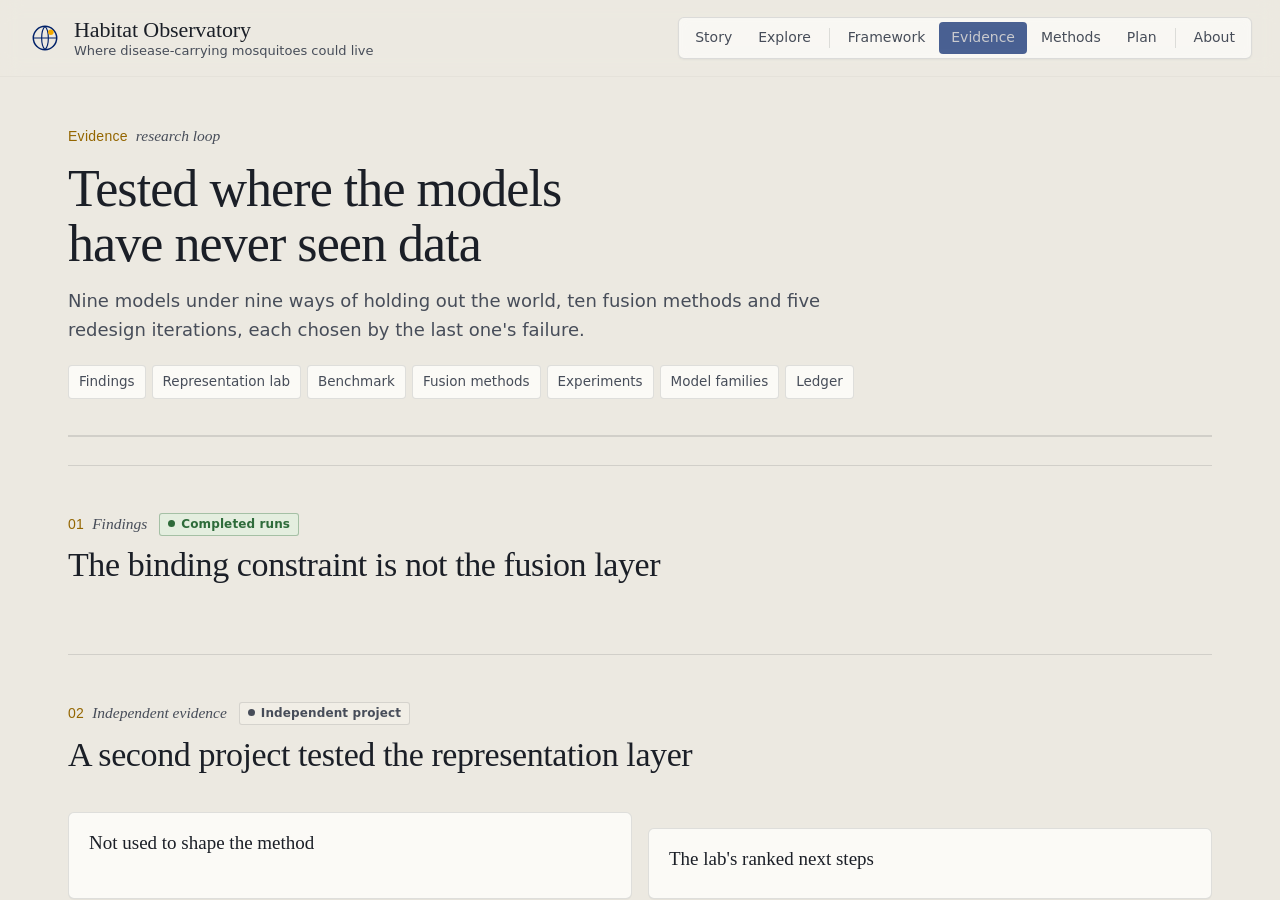
<file: research.html>
<!doctype html>
<html lang="en">
<head>
<meta charset="utf-8">
<title>Habitat Observatory</title>
<meta http-equiv="refresh" content="0; url=index.html#evidence">
<link rel="canonical" href="index.html#evidence">
</head>
<body><p>The research page moved to the Evidence section: <a href="index.html#evidence">open Habitat Observatory</a>.</p></body>
</html>
</file>
<file: assets/site.css>
/* Habitat Observatory · editorial atlas style: paper, ink, navy and gold, serif display, hairline rules.
   Layout and controls adapted from the Ashburn Heat Twin: a full-screen map, a floating masthead with modes,
   a chapter rail, a legend card, a probe and a slide-in About sheet. */
:root {
  --bg: #ECE9E1;
  --card: #FBFAF6;
  --paper: #F7F5EF;
  --paper-2: #F1EEE6;
  --surface: #FBFAF6;
  --ink: #1B1F27;
  --ink-2: #474D59;
  --ink-3: #737882;
  --rule: rgba(27, 31, 39, .13);
  --rule-2: rgba(27, 31, 39, .07);
  --navy: #012169;
  --navy-2: #0B2C7A;
  --navy-l: #DCE3EF;
  --gold: #F2A900;
  --gold-t: #946600;
  --gold-l: #FBE7B0;
  --terra: #B5432C;
  --steel: #5B7FA6;
  --green: #2E6B3A;
  --nasa-blue: #012169;
  /* chart series */
  --s1: #2F5DA8; --s2: #C8572F; --s3: #2E8062; --s4: #C98A00;
  /* status */
  --ok: #2E6B3A; --ok-bg: #E4EEDF; --bad: #A3391F; --bad-bg: #F6E3DC; --mid: #8A5A00; --mid-bg: #F8EBCB; --prop: #012169; --prop-bg: #DCE3EF;
  --serif: 'Newsreader', 'Sitka Text', Georgia, serif;
  --sans: 'Source Sans 3', 'Segoe UI', system-ui, sans-serif;
  --num: 'Barlow', 'Bahnschrift', 'Source Sans 3', sans-serif;
  --mono: 'IBM Plex Mono', ui-monospace, Consolas, monospace;
  --shadow: 0 1px 1px rgba(27, 31, 39, .04), 0 14px 34px -14px rgba(27, 31, 39, .22);
  --ease: cubic-bezier(.22, .7, .2, 1);
  --mast-h: 76px;
  --legend-h: 110px;
  --rail-h: 0px;
  color-scheme: light;
}
* { box-sizing: border-box; }
html, body { margin: 0; background: var(--bg); color: var(--ink); font-family: var(--sans); -webkit-font-smoothing: antialiased; }
body { font-size: 16px; line-height: 1.55; }
body.mode-story, body.mode-explore { height: 100%; overflow: hidden; }
html:has(body.mode-story), html:has(body.mode-explore) { height: 100%; overflow: hidden; }
body.mode-doc { scroll-padding-top: 96px; }
html { scroll-padding-top: 96px; }
button { font: inherit; color: inherit; cursor: pointer; }
a { color: var(--navy); text-decoration-color: rgba(1, 33, 105, .3); text-underline-offset: 3px; }
a:hover { text-decoration-color: var(--navy); }
h1, h2, h3 { margin: 0; line-height: 1.12; text-wrap: balance; }
p { margin: 0; }
[hidden] { display: none !important; }
:focus-visible { outline: 2px solid var(--gold); outline-offset: 2px; }
.skip { position: absolute; left: -999px; top: 8px; background: var(--card); padding: 8px 12px; z-index: 60; border-radius: 4px; }
.skip:focus { left: 8px; }
.sr { position: absolute; width: 1px; height: 1px; overflow: hidden; clip: rect(0 0 0 0); white-space: nowrap; }
.noscript { position: fixed; left: 50%; top: 50%; transform: translate(-50%, -50%); background: var(--card); padding: 16px 20px; border-radius: 6px; z-index: 100; }

/* ---------------------------------------------------------------- masthead */
.masthead { position: fixed; top: 0; left: 0; right: 0; height: var(--mast-h); display: flex; align-items: center; justify-content: space-between; gap: 20px; padding: 0 28px; z-index: 30; pointer-events: none; transition: background .3s, box-shadow .3s; }
.masthead > * { pointer-events: auto; }
body.mode-doc .masthead { background: rgba(236, 233, 225, .92); backdrop-filter: blur(10px); -webkit-backdrop-filter: blur(10px); box-shadow: 0 1px 0 var(--rule); }
.brand { display: flex; align-items: center; gap: 12px; color: var(--ink); text-decoration: none; min-width: 0; }
.brand .mark { width: 34px; height: 34px; color: var(--navy); flex: none; }
body.mode-story .brand, body.mode-explore .brand { background: rgba(251, 250, 246, .82); border-radius: 6px; padding: 5px 12px 5px 8px; margin-left: -8px; backdrop-filter: blur(6px); -webkit-backdrop-filter: blur(6px); }
.brand span { display: flex; flex-direction: column; line-height: 1.15; min-width: 0; }
.brand b { font-family: var(--serif); font-weight: 500; font-size: 22px; letter-spacing: -.005em; white-space: nowrap; }
.brand i { font-style: normal; font-size: 13px; color: var(--ink-2); margin-top: 2px; white-space: nowrap; }
.modes { display: flex; align-items: center; gap: 2px; background: rgba(251, 250, 246, .86); border: 1px solid var(--rule); border-radius: 6px; padding: 4px; box-shadow: 0 1px 2px rgba(27, 31, 39, .05); backdrop-filter: blur(6px); -webkit-backdrop-filter: blur(6px); }
.modes a, .modes button { border: 0; background: none; padding: 7px 12px 8px; font-size: 14px; line-height: 1.2; color: var(--ink-2); border-radius: 4px; text-decoration: none; white-space: nowrap; transition: color .2s, background .2s; }
.modes a:hover, .modes button:hover { color: var(--ink); background: var(--paper-2); }
.modes a[aria-current="page"] { color: #fff; background: var(--navy); }
.modes .sep { width: 1px; height: 20px; background: var(--rule); margin: 0 4px; flex: none; }

/* ---------------------------------------------------------------- map stage */
.stage { position: fixed; inset: 0; z-index: 1; background: radial-gradient(1200px 700px at 62% 46%, #F1EEE7 0%, var(--bg) 70%); }
body.mode-doc .stage, body.mode-doc .rail { display: none; }
.map-viewport { position: absolute; inset: 0; overflow: hidden; touch-action: none; cursor: grab; outline: none; }
.map-viewport.dragging { cursor: grabbing; }
.map-viewport:focus-visible { box-shadow: inset 0 0 0 2px var(--gold); }
.map-world { position: absolute; left: 0; top: 0; transform-origin: 0 0; }
.map-world::before { content: ''; position: absolute; inset: 0; background: rgba(251, 250, 246, .55); box-shadow: 0 1px 1px rgba(27,31,39,.03), 0 30px 60px -40px rgba(27,31,39,.35); }
.map-img { position: absolute; inset: 0; width: 100%; height: 100%; display: block; user-select: none; -webkit-user-drag: none; pointer-events: none; transition: opacity .35s var(--ease); }
.map-world.px .map-img { image-rendering: pixelated; }
.graticule { position: absolute; inset: 0; width: 100%; height: 100%; pointer-events: none; overflow: visible; }
.graticule line, .graticule rect { vector-effect: non-scaling-stroke; fill: none; stroke: rgba(27, 31, 39, .13); stroke-width: 1; }
.graticule .eq { stroke: rgba(181, 67, 44, .45); stroke-dasharray: 5 4; }
.graticule .trop line { stroke: rgba(148, 102, 0, .35); stroke-dasharray: 1 4; }
.graticule .frame { stroke: rgba(27, 31, 39, .2); }
.graticule.off { display: none; }
.axis-labels { position: absolute; inset: 0; pointer-events: none; z-index: 2; }
.axis-labels span { position: absolute; font-family: var(--num); font-size: 11px; color: var(--ink-3); white-space: nowrap; transform: translate(-50%, 0); }
.axis-labels span.lat { transform: translate(-100%, -50%); padding-right: 6px; }
.axis-labels span.tr { color: var(--gold-t); font-family: var(--serif); font-style: italic; font-size: 12px; transform: translate(-100%, -50%); padding-right: 6px; }

/* labels on the map */
.labels { position: absolute; inset: 0; pointer-events: none; z-index: 5; }
.lab { position: absolute; left: 0; top: 0; --stem: 26px; animation: labIn .45s var(--ease) both; }
@keyframes labIn { from { opacity: 0; } to { opacity: 1; } }
.lab .tag { position: absolute; left: 0; bottom: var(--stem); transform: translateX(-50%); white-space: nowrap; background: #fff; border: 1px solid rgba(27, 31, 39, .12); border-radius: 4px; padding: 3px 8px 4px; font-size: 12.5px; font-weight: 500; color: var(--ink); box-shadow: 0 1px 2px rgba(27, 31, 39, .08); line-height: 1.2; pointer-events: auto; }
.lab .tag small { font-weight: 400; color: var(--ink-3); margin-left: 6px; font-size: 12px; }
.lab .stem { position: absolute; left: -.5px; bottom: 0; width: 1px; height: var(--stem); background: rgba(27, 31, 39, .5); }
.lab .dot { position: absolute; left: -3px; top: -3px; width: 6px; height: 6px; border-radius: 50%; background: var(--ink); box-shadow: 0 0 0 2px rgba(255,255,255,.8); }
.lab.below .tag { bottom: auto; top: var(--stem); }
.lab.below .stem { bottom: auto; top: 0; }
.lab-place .tag { font-family: var(--serif); font-size: 14px; font-weight: 500; }
.lab-site .tag { font-size: 12px; color: var(--ink-2); }
.lab-site .dot { background: var(--navy); }
.lab-note .tag { font-size: 12.5px; font-weight: 400; color: var(--ink-2); width: max-content; max-width: 230px; white-space: normal; text-align: left; }
.lab-note .tag b { color: var(--ink); font-weight: 600; }
.lab-region .tag { bottom: 0; transform: translate(-50%, 50%); font-family: var(--serif); font-style: italic; font-weight: 400; font-size: 15px; color: var(--ink); background: none; border: 0; box-shadow: none; padding: 0; text-shadow: 0 0 3px #F7F5EF, 0 0 6px #F7F5EF, 0 0 10px rgba(247,245,239,.9); }
.lab-region .stem, .lab-region .dot { display: none; }
.lab button.tag { cursor: pointer; font-family: var(--serif); font-size: 14px; }
.lab button.tag:hover { border-color: var(--navy); box-shadow: 0 0 0 1px var(--navy); }
.lab-probe .tag { display: none; }
.lab-probe .stem { height: 0; }
.lab-probe .dot { width: 11px; height: 11px; left: -5.5px; top: -5.5px; background: #fff; border: 2px solid var(--navy); }

/* swipe divider */
.swipe { position: absolute; z-index: 6; width: 0; display: flex; align-items: center; justify-content: center; touch-action: none; user-select: none; }
.swipe::before { content: ''; position: absolute; top: 0; bottom: 0; left: -1px; width: 2px; background: #fff; box-shadow: 0 0 0 1px rgba(27,31,39,.35); }
.swipe i { position: relative; width: 32px; height: 32px; flex: none; border-radius: 50%; background: #fff; border: 1.5px solid var(--ink); box-shadow: 0 2px 6px rgba(27, 31, 39, .2); cursor: ew-resize; }
.swipe i::before, .swipe i::after { content: ''; position: absolute; top: 10px; border: 5px solid transparent; }
.swipe i::before { left: 2px; border-right-color: var(--ink); }
.swipe i::after { right: 2px; border-left-color: var(--ink); }
.swipe span { position: absolute; top: 10px; font-size: 12px; padding: 2px 7px; border-radius: 3px; background: rgba(251, 250, 246, .94); border: 1px solid var(--rule); color: var(--ink-2); white-space: nowrap; }
.swipe span:first-child { right: 10px; }
.swipe span:last-child { left: 10px; }

/* zoom tools, map key, legend */
.map-tools { position: absolute; right: 28px; top: calc(var(--mast-h) + 20px); z-index: 8; display: flex; flex-direction: column; background: var(--card); border: 1px solid var(--rule); border-radius: 6px; box-shadow: var(--shadow); overflow: hidden; }
.map-tools button { width: 36px; height: 36px; border: 0; background: none; font-size: 19px; line-height: 1; color: var(--ink-2); display: grid; place-items: center; }
.map-tools button + button { border-top: 1px solid var(--rule-2); }
.map-tools button:hover { background: var(--paper-2); color: var(--ink); }
.map-tools svg { width: 16px; height: 16px; }
.mapkey { position: absolute; right: 28px; bottom: calc(26px + var(--legend-h) + 12px); z-index: 7; display: flex; flex-direction: column; align-items: flex-end; gap: 6px; pointer-events: none; }
.mapkey .bar { display: flex; flex-direction: column; align-items: flex-end; gap: 3px; font-family: var(--num); font-size: 11.5px; color: var(--ink-2); }
.mapkey .bar i { display: block; height: 5px; border: 1px solid var(--ink-2); border-top: 0; width: 80px; transition: width .2s; }
.mapkey .coord { font-family: var(--num); font-size: 12px; color: var(--ink-2); background: rgba(251, 250, 246, .85); border: 1px solid var(--rule-2); border-radius: 3px; padding: 1px 6px; font-variant-numeric: tabular-nums; }
.maplegend { position: absolute; right: 28px; bottom: 26px; width: 284px; z-index: 8; background: var(--card); border: 1px solid var(--rule); border-radius: 6px; box-shadow: var(--shadow); padding: 12px 14px 10px; }
.maplegend h4 { margin: 0 0 8px; font-family: var(--serif); font-weight: 500; font-size: 15px; line-height: 1.25; }
.maplegend h4 small { display: block; font-family: var(--sans); font-weight: 400; font-size: 12px; color: var(--ink-3); margin-top: 2px; }
.maplegend .ramp { height: 10px; border-radius: 2px; border: 1px solid var(--rule-2); }
.maplegend .ticks { display: flex; justify-content: space-between; font-family: var(--num); font-size: 11.5px; color: var(--ink-2); margin-top: 3px; }
.maplegend .pair { display: grid; grid-template-columns: auto 1fr; gap: 4px 8px; align-items: center; font-size: 12px; color: var(--ink-2); margin-top: 6px; }
.maplegend .pair i { display: block; height: 8px; border-radius: 2px; }
.maplegend .src { font-size: 11.5px; color: var(--ink-3); margin-top: 6px; line-height: 1.35; }

/* probe */
.probe { position: absolute; z-index: 12; width: 260px; background: var(--card); border: 1px solid var(--rule); border-radius: 6px; box-shadow: var(--shadow); padding: 12px 14px; font-size: 13px; color: var(--ink-2); }
.probe h5 { margin: 0 0 8px; font-family: var(--serif); font-weight: 500; font-size: 15px; color: var(--ink); display: flex; justify-content: space-between; align-items: baseline; gap: 8px; }
.probe h5 button { border: 0; background: none; color: var(--ink-3); font-size: 17px; padding: 0 2px; line-height: 1; }
.probe .big { font-family: var(--num); font-weight: 300; font-size: 28px; color: var(--navy); line-height: 1; font-variant-numeric: tabular-nums; }
.probe .big small { font-family: var(--sans); font-size: 13.5px; color: var(--ink-2); margin-left: 6px; font-weight: 400; }
.probe .pr-ramp { position: relative; height: 8px; border-radius: 2px; margin: 10px 0 2px; }
.probe .pr-ramp b { position: absolute; top: -4px; width: 2px; height: 16px; background: var(--ink); transform: translateX(-1px); box-shadow: 0 0 0 1.5px #fff; }
.probe dl { display: grid; grid-template-columns: auto 1fr; gap: 3px 10px; margin: 10px 0 0; }
.probe dt { color: var(--ink-3); } .probe dd { margin: 0; text-align: right; color: var(--ink); font-variant-numeric: tabular-nums; }
.probe .small { margin-top: 8px; }

/* ---------------------------------------------------------------- rail */
.rail { position: fixed; left: 28px; top: calc(var(--mast-h) + 20px); width: 384px; max-height: calc(100vh - var(--mast-h) - 48px); max-height: calc(100dvh - var(--mast-h) - 48px); overflow: auto; z-index: 15; background: var(--card); border: 1px solid var(--rule); border-radius: 6px; box-shadow: var(--shadow); padding: 24px 26px 18px; scrollbar-width: thin; outline: none; }
.rail.fade > * { animation: railIn .55s var(--ease) both; }
@keyframes railIn { from { opacity: 0; transform: translateY(6px); } to { opacity: 1; transform: none; } }
.rail .grip { display: none; }
.kicker { display: flex; align-items: baseline; flex-wrap: wrap; gap: 4px 8px; margin: 0 0 12px; color: var(--ink-3); font-size: 13px; }
.kicker .n { font-family: var(--num); font-weight: 500; color: var(--gold-t); font-size: 14px; letter-spacing: .02em; }
.kicker .chap { font-family: var(--serif); font-style: italic; font-size: 15.5px; color: var(--ink-2); }
.rail h2 { font-family: var(--serif); font-weight: 420; font-size: 29px; line-height: 1.12; letter-spacing: -.012em; margin: 0 0 14px; }
.rail h2.cover { font-size: 36px; line-height: 1.06; }
.rail p { font-size: 15.5px; line-height: 1.55; color: var(--ink-2); margin: 0 0 14px; text-wrap: pretty; }
.rail p b { color: var(--ink); font-weight: 600; }
.small, .rail p.small { font-size: 13px; line-height: 1.5; color: var(--ink-3); }
.figs { display: grid; grid-template-columns: repeat(3, 1fr); gap: 2px 14px; margin: 6px 0 16px; padding: 12px 0 2px; border-top: 1px solid var(--rule); }
.figs.two { grid-template-columns: repeat(2, 1fr); }
.fig b { display: block; font-family: var(--num); font-weight: 300; font-size: 29px; line-height: 1.05; color: var(--navy); font-variant-numeric: tabular-nums lining-nums; letter-spacing: -.01em; white-space: nowrap; }
.fig b small { font-size: 15px; font-weight: 400; margin-left: 2px; color: var(--ink-2); }
.fig span { display: block; font-size: 12.5px; line-height: 1.3; color: var(--ink-3); margin-top: 3px; }
.fig .ev { margin-top: 5px; }
.nav { display: flex; align-items: center; justify-content: space-between; gap: 10px; margin-top: 16px; padding-top: 14px; border-top: 1px solid var(--rule); }
.steps { display: flex; gap: 4px; flex-wrap: wrap; justify-content: center; }
.steps button { width: 22px; height: 22px; border: 0; background: none; padding: 0; position: relative; }
.steps button::after { content: ''; position: absolute; left: 4px; right: 4px; top: 10px; height: 2px; background: var(--rule); border-radius: 1px; transition: background .25s; }
.steps button.on::after { background: var(--navy); }
.steps button.done::after { background: var(--ink-3); }
.btn { display: inline-flex; align-items: center; gap: 8px; border: 1px solid var(--rule); background: var(--card); color: var(--ink); border-radius: 4px; padding: 8px 13px 9px; font-size: 14px; line-height: 1; text-decoration: none; transition: background .2s, border-color .2s, color .2s; white-space: nowrap; }
.btn:hover { background: var(--paper-2); border-color: rgba(27, 31, 39, .22); }
.btn.primary { background: var(--navy); border-color: var(--navy); color: #fff; }
.btn.primary:hover { background: var(--navy-2); }
.btn.quiet { border-color: transparent; background: none; color: var(--ink-2); padding-left: 6px; padding-right: 6px; }
.btn.quiet:hover { color: var(--ink); background: var(--paper-2); }
.btn svg { width: 14px; height: 14px; }
.row { display: flex; align-items: center; gap: 10px; flex-wrap: wrap; }
.ctrl { margin: 4px 0 2px; }
.ctrl-label { font-size: 12.5px; color: var(--ink-3); margin: 14px 0 7px; display: flex; justify-content: space-between; align-items: baseline; }
.hint { font-size: 13px; color: var(--ink-3); display: flex; gap: 8px; align-items: flex-start; margin: 12px 0 0; line-height: 1.45; }
.hint svg { width: 15px; height: 15px; flex: none; margin-top: 2px; color: var(--gold-t); }
.section-h { font-family: var(--serif); font-size: 17px; font-weight: 500; margin: 18px 0 8px; display: flex; align-items: baseline; justify-content: space-between; gap: 10px; }
.section-h:first-child { margin-top: 0; }
.section-h small { font-family: var(--sans); font-size: 12px; color: var(--ink-3); font-weight: 400; }
.zoom-mini { display: grid; grid-template-columns: repeat(3, 1fr); gap: 8px; margin: 10px 0 6px; }
.zoom-mini figure { margin: 0; }
.zoom-mini .zi { aspect-ratio: 1; background: var(--paper-2); border: 1px solid var(--rule-2); border-radius: 4px; display: grid; place-items: center; overflow: hidden; }
.zoom-mini img { max-width: 100%; max-height: 100%; image-rendering: pixelated; display: block; }
.zoom-mini figcaption { font-size: 11.5px; color: var(--ink-3); line-height: 1.3; margin-top: 4px; }
.zoom-mini figcaption b { display: block; color: var(--ink-2); font-weight: 600; }
.lists3 { display: grid; gap: 10px; margin: 6px 0 4px; }
.lists3 div { border-left: 2px solid var(--rule); padding: 2px 0 2px 10px; }
.lists3 b { display: block; font-size: 13px; }
.lists3 span { font-size: 13px; color: var(--ink-2); line-height: 1.45; display: block; }
.lists3 .l-done { border-color: var(--ok); } .lists3 .l-rep { border-color: var(--steel); } .lists3 .l-plan { border-color: var(--gold); }

/* segmented control */
.seg { display: inline-flex; border: 1px solid var(--rule); border-radius: 5px; padding: 2px; background: var(--paper); flex-wrap: wrap; gap: 1px; }
.seg button { border: 0; background: none; padding: 6px 11px 7px; font-size: 13.5px; color: var(--ink-2); border-radius: 3px; line-height: 1.15; transition: background .2s, color .2s; }
.seg button:hover { color: var(--ink); background: var(--paper-2); }
.seg button[aria-pressed="true"] { background: var(--navy); color: #fff; }
.seg.full { display: flex; } .seg.full button { flex: 1; }

/* metrics table in the rail */
.metrics { width: 100%; border-collapse: collapse; margin: 6px 0 4px; font-size: 13px; }
.metrics th { text-align: left; font-weight: 400; color: var(--ink-3); padding: 6px 0; border-top: 1px solid var(--rule-2); }
.metrics td { text-align: right; font-family: var(--num); font-variant-numeric: tabular-nums; padding: 6px 0 6px 8px; border-top: 1px solid var(--rule-2); color: var(--ink-2); }
.metrics td.on { color: var(--navy); font-weight: 600; }
.metrics thead td { font-family: var(--serif); font-weight: 500; font-size: 13.5px; color: var(--ink); }
.metrics tr:first-child th, .metrics tr:first-child td { border-top: 0; }

/* layer list (explore) */
.layers { list-style: none; margin: 0; padding: 0; }
.layers li { display: flex; align-items: center; gap: 10px; padding: 6px 0; border-top: 1px solid var(--rule-2); font-size: 14px; color: var(--ink-2); }
.layers li:first-child { border-top: 0; }
.layers li.grp { border-top: 0; padding: 10px 0 2px; font-size: 12px; color: var(--ink-3); letter-spacing: .02em; }
.layers label { display: flex; align-items: center; gap: 10px; flex: 1; cursor: pointer; min-width: 0; }
.layers label span { display: flex; flex-direction: column; line-height: 1.25; min-width: 0; }
.layers label b { font-weight: 400; color: var(--ink); }
.layers label small { font-size: 12px; color: var(--ink-3); }
.layers .sw { width: 26px; height: 10px; border-radius: 2px; flex: none; border: 1px solid var(--rule); margin-left: auto; }
.layers input[type=checkbox], .layers input[type=radio] { appearance: none; -webkit-appearance: none; width: 15px; height: 15px; border: 1.2px solid var(--ink-3); border-radius: 3px; margin: 0; display: grid; place-items: center; background: #fff; flex: none; transition: background .15s, border-color .15s; }
.layers input[type=radio] { border-radius: 50%; }
.layers input:checked { background: var(--navy); border-color: var(--navy); }
.layers input[type=checkbox]:checked::after { content: ''; width: 7px; height: 4px; border: 1.6px solid #fff; border-top: 0; border-right: 0; transform: translateY(-1px) rotate(-45deg); }
.layers input[type=radio]:checked::after { content: ''; width: 5px; height: 5px; border-radius: 50%; background: #fff; }
.layers select { font: inherit; font-size: 13px; border: 1px solid var(--rule); background: var(--paper); border-radius: 4px; padding: 3px 6px; color: var(--ink-2); max-width: 150px; }
.layer-cap { font-size: 13px; line-height: 1.5; color: var(--ink-2); margin: 10px 0 0; padding: 8px 10px; background: var(--paper); border: 1px solid var(--rule-2); border-radius: 4px; }
.goto { display: flex; flex-wrap: wrap; gap: 6px; }
.goto button { border: 1px solid var(--rule); background: var(--paper); border-radius: 4px; padding: 5px 9px; font-size: 13px; color: var(--ink-2); }
.goto button:hover { border-color: var(--navy); color: var(--navy); }

/* ---------------------------------------------------------------- evidence status badges */
.ev { display: inline-flex; align-items: center; gap: 6px; font-family: var(--sans); font-style: normal; font-size: 12px; font-weight: 600; line-height: 1; padding: 4px 8px 5px; border-radius: 3px; border: 1px solid; white-space: nowrap; letter-spacing: .01em; }
.ev::before { content: ''; width: 7px; height: 7px; border-radius: 50%; background: currentColor; flex: none; }
.kicker .ev { margin-left: 4px; align-self: center; }
.ev-done { color: var(--ok); border-color: rgba(46, 107, 58, .35); background: var(--ok-bg); }
.ev-report { color: #3F5F86; border-color: rgba(91, 127, 166, .4); background: #E4EAF1; }
.ev-report::before { background: none; border: 1.5px solid currentColor; width: 5px; height: 5px; }
.ev-ext { color: var(--ink-2); border-color: var(--rule); background: var(--paper-2); }
.ev-check { color: var(--navy); border-color: rgba(1, 33, 105, .3); background: var(--navy-l); }
.ev-plan { color: var(--mid); border-color: rgba(148, 102, 0, .45); background: transparent; border-style: dashed; }
.ev-plan::before { background: none; border: 1.5px dashed currentColor; width: 5px; height: 5px; }
.ev-blocked { color: var(--bad); border-color: rgba(163, 57, 31, .35); background: var(--bad-bg); }
.ev-mixed { color: var(--ink-2); border-color: var(--rule); background: linear-gradient(90deg, var(--ok-bg), #E4EAF1); }

/* ---------------------------------------------------------------- about sheet */
.sheet { position: fixed; top: 0; right: 0; bottom: 0; width: min(560px, 100vw); z-index: 50; background: var(--card); border-left: 1px solid var(--rule); box-shadow: -18px 0 50px -20px rgba(27, 31, 39, .3); overflow: auto; padding: 34px 40px 60px; animation: sheetIn .45s var(--ease) both; outline: none; }
@keyframes sheetIn { from { transform: translateX(30px); opacity: 0; } to { transform: none; opacity: 1; } }
.sheet .close { position: absolute; top: 22px; right: 24px; }
.sheet h2 { font-family: var(--serif); font-weight: 420; font-size: 32px; line-height: 1.1; margin: 8px 0 14px; letter-spacing: -.01em; }
.sheet h3 { font-family: var(--serif); font-weight: 500; font-size: 19px; margin: 28px 0 8px; }
.sheet p, .sheet li { font-size: 15px; line-height: 1.58; color: var(--ink-2); }
.sheet ul { padding-left: 18px; margin: 6px 0; }
.sheet table { width: 100%; border-collapse: collapse; font-size: 13.5px; margin: 8px 0; }
.sheet td { border-top: 1px solid var(--rule-2); padding: 7px 0; color: var(--ink-2); vertical-align: top; }
.sheet td:first-child { padding-right: 12px; width: 1%; white-space: nowrap; }
.sheet .note { font-size: 13px; color: var(--ink-3); border-left: 2px solid var(--gold); padding: 4px 0 4px 12px; margin: 22px 0 0; }
.scrim { position: fixed; inset: 0; background: rgba(27, 31, 39, .18); z-index: 49; animation: fadeIn .3s both; }
@keyframes fadeIn { from { opacity: 0; } to { opacity: 1; } }

/* tooltip */
.tip { position: fixed; z-index: 70; pointer-events: none; background: var(--ink); color: #F4F2EC; font-size: 12.5px; line-height: 1.35; padding: 6px 9px 7px; border-radius: 4px; max-width: 280px; box-shadow: 0 6px 18px rgba(0, 0, 0, .18); }

/* ================================================================ DOCUMENT PAGES */
.docs { padding-top: calc(var(--mast-h) + 8px); }
.wrap { max-width: 1200px; margin: 0 auto; padding: 0 max(28px, env(safe-area-inset-left)); }
.page-head { padding: 40px 0 8px; max-width: 900px; }
.page-head h1 { font-family: var(--serif); font-weight: 400; font-size: clamp(34px, 4.6vw, 52px); line-height: 1.05; letter-spacing: -.018em; margin: 0 0 16px; }
.page-head h1 em { font-style: italic; color: var(--navy); }
.page-head > p { font-size: 18px; line-height: 1.6; color: var(--ink-2); max-width: 820px; }
.page-head .lede { font-size: 18px; }
.page-head .kicker { margin-bottom: 14px; }
.head-actions { margin-top: 22px; }
.jump { display: flex; flex-wrap: wrap; gap: 6px; margin-top: 20px !important; }
.jump a { font-size: 13.5px; color: var(--ink-2); text-decoration: none; border: 1px solid var(--rule); background: var(--card); border-radius: 4px; padding: 5px 10px 6px; }
.jump a:hover { border-color: var(--navy); color: var(--navy); }
.section { padding: 46px 0 8px; border-top: 1px solid var(--rule); margin-top: 40px; }
.page-head + .section, .telemetry + .section { margin-top: 28px; }
.section-head { max-width: 860px; margin-bottom: 22px; }
.section-head .kicker { margin-bottom: 10px; }
.section-head h2 { font-family: var(--serif); font-weight: 420; font-size: clamp(26px, 3vw, 34px); line-height: 1.12; letter-spacing: -.012em; }
.section-head p { margin-top: 12px; font-size: 16px; line-height: 1.6; color: var(--ink-2); }
.card { background: var(--card); border: 1px solid var(--rule); border-radius: 6px; box-shadow: 0 1px 1px rgba(27, 31, 39, .03); padding: 18px 20px; min-width: 0; }
.card.flush { padding: 0; }
.card + .card, .two + .card, .card + .two, .two + .two { margin-top: 16px; }
.card h3, .stack-card h3 { font-family: var(--serif); font-weight: 500; font-size: 19px; line-height: 1.25; margin-bottom: 10px; }
.card-top { display: flex; align-items: center; justify-content: space-between; gap: 10px 16px; flex-wrap: wrap; font-size: 14px; font-weight: 600; color: var(--ink); margin-bottom: 10px; }
.muted { color: var(--ink-3); font-weight: 400; font-size: 13px; }
.two { display: grid; grid-template-columns: repeat(2, minmax(0, 1fr)); gap: 16px; }
.two.wide-left { grid-template-columns: minmax(0, 1.5fr) minmax(0, 1fr); }
.note { font-size: 13.5px; line-height: 1.55; color: var(--ink-3); margin-top: 12px; }
.plan-link { font-size: 14.5px; }
.callout { margin-top: 16px; padding: 12px 16px; border-left: 3px solid var(--gold); background: var(--paper); border-radius: 0 4px 4px 0; font-size: 14.5px; line-height: 1.6; color: var(--ink-2); }
.callout b { color: var(--ink); }
.clean { margin: 0; padding-left: 18px; }
.clean li { margin: 6px 0; font-size: 14.5px; line-height: 1.55; color: var(--ink-2); }
.lead { font-size: 15.5px; line-height: 1.6; color: var(--ink-2); margin: 6px 0 14px; max-width: 860px; }
code { font-family: var(--mono); font-size: .86em; background: var(--paper-2); border-radius: 3px; padding: 1px 5px; color: var(--ink-2); }

/* headline figures */
.telemetry { display: grid; grid-template-columns: repeat(4, minmax(0, 1fr)); gap: 0; margin-top: 28px; border-top: 1px solid var(--rule); border-bottom: 1px solid var(--rule); }
.telemetry > div { padding: 16px 18px 18px 0; display: flex; flex-direction: column; gap: 4px; min-width: 0; }
.telemetry > div + div { padding-left: 18px; border-left: 1px solid var(--rule-2); }
.telemetry .k { font-size: 12.5px; color: var(--ink-3); }
.telemetry .v { font-family: var(--num); font-weight: 300; font-size: 34px; line-height: 1.05; color: var(--navy); font-variant-numeric: tabular-nums; letter-spacing: -.01em; }
.telemetry .d { font-size: 13px; line-height: 1.45; color: var(--ink-2); }
.figs-row { display: grid; grid-template-columns: repeat(4, minmax(0, 1fr)); border-top: 1px solid var(--rule); border-bottom: 1px solid var(--rule); margin-bottom: 18px; }
.figs-row > div { padding: 14px 16px 16px 0; min-width: 0; }
.figs-row > div + div { padding-left: 16px; border-left: 1px solid var(--rule-2); }
.figs-row b { display: block; font-family: var(--num); font-weight: 300; font-size: 32px; line-height: 1.05; color: var(--steel); }
.figs-row span { display: block; font-size: 13px; color: var(--ink); font-weight: 600; margin-top: 2px; }
.figs-row small { display: block; font-size: 13px; color: var(--ink-2); line-height: 1.45; margin-top: 4px; }

/* charts */
.chart { margin: 4px 0 2px; overflow-x: auto; }
.chart svg { width: 100%; height: auto; display: block; min-width: 420px; overflow: visible; }
.chart svg text { font-family: var(--sans); font-size: 12.5px; fill: var(--ink-2); }
.chart svg .val { font-family: var(--num); font-size: 12px; fill: var(--ink); font-variant-numeric: tabular-nums; }
.chart svg .axis { stroke: var(--rule); stroke-width: 1; }
.chart svg .ref { stroke: var(--terra); stroke-dasharray: 4 3; stroke-width: 1.2; }
.chart svg .reft { font-size: 11px; fill: var(--terra); }
.legend { display: flex; flex-wrap: wrap; gap: 6px 16px; font-size: 13px; color: var(--ink-2); margin: 2px 0 10px; }
.legend span { display: inline-flex; align-items: center; gap: 6px; }
.legend i { width: 11px; height: 11px; border-radius: 50%; display: inline-block; }
.legend i.hollow { background: transparent; border: 2px solid var(--ink-3); }
.seg.light { background: var(--paper); }
.ramp-legend { display: flex; align-items: center; gap: 10px; font-size: 12.5px; color: var(--ink-3); margin-top: 12px; }
.ramp-legend i { flex: 0 1 220px; height: 9px; border-radius: 2px; background: linear-gradient(90deg, #0f2238, #15568c, #2b95c8, #86d3dc, #fff4c2); }

/* chips */
.chip { display: inline-flex; align-items: center; font-size: 12px; font-weight: 600; line-height: 1; padding: 4px 8px 5px; border-radius: 3px; white-space: nowrap; background: var(--paper-2); color: var(--ink-2); }
.chip.kept, .chip.baseline-candidate { background: var(--ok-bg); color: var(--ok); }
.chip.rejected { background: var(--bad-bg); color: var(--bad); }
.chip.mixed, .chip.inconclusive { background: var(--mid-bg); color: var(--mid); }
.chip.proposed { background: var(--prop-bg); color: var(--prop); }
.chip.infrastructure { background: var(--paper-2); color: var(--ink-2); }

/* equations */
.eq-hero { background: var(--card); border: 1px solid var(--rule); border-radius: 6px; padding: 22px 24px; margin-bottom: 16px; }
.eq-big { font-family: var(--serif); font-style: italic; font-size: clamp(18px, 2.3vw, 26px); color: var(--ink); line-height: 1.5; overflow-x: auto; white-space: nowrap; padding-bottom: 4px; }
.eq-big span { padding: 1px 4px; border-radius: 3px; }
.t-a { background: rgba(47, 93, 168, .12); } .t-b { background: rgba(200, 87, 47, .12); } .t-n { background: rgba(115, 120, 130, .14); }
.eq-legend { display: flex; flex-wrap: wrap; gap: 8px 22px; margin-top: 14px; font-size: 13.5px; color: var(--ink-2); }
.eq-legend span { display: inline-flex; align-items: center; gap: 8px; }
.eq-legend i { width: 14px; height: 10px; border-radius: 2px; }
.eq-legend i.t-a { background: rgba(47, 93, 168, .5); } .eq-legend i.t-b { background: rgba(200, 87, 47, .5); } .eq-legend i.t-n { background: rgba(115, 120, 130, .5); }
.eq-row { display: flex; align-items: center; gap: 18px; flex-wrap: wrap; margin-bottom: 16px; }
.eq-row p { flex: 1 1 320px; font-size: 15px; color: var(--ink-2); }
.eq { font-family: var(--serif); font-style: italic; font-size: 16px; color: var(--ink); background: var(--paper); border: 1px solid var(--rule-2); border-radius: 4px; padding: 9px 12px; line-height: 1.55; overflow-x: auto; }
.eq-row .eq { font-size: 20px; }

/* architecture */
.arch { display: grid; gap: 14px; }
.arch-flow { display: grid; grid-template-columns: repeat(6, minmax(0, 1fr)); gap: 10px; }
.arch-col { display: flex; flex-direction: column; gap: 8px; min-width: 0; }
.arch-k { font-size: 12px; color: var(--ink-3); letter-spacing: .02em; }
.arch-node { position: relative; text-align: left; border: 1px solid var(--rule); background: var(--card); border-radius: 5px; padding: 10px 11px 11px; display: flex; flex-direction: column; gap: 3px; transition: border-color .2s, box-shadow .2s, background .2s; }
.arch-node:hover { border-color: rgba(27, 31, 39, .28); }
.arch-node[aria-selected="true"] { border-color: var(--navy); background: #fff; box-shadow: inset 0 0 0 1px var(--navy); }
.arch-node.new { border-left: 3px solid var(--gold); }
.arch-node b { font-family: var(--serif); font-weight: 500; font-size: 15px; line-height: 1.2; }
.arch-node > span:not(.arch-tag) { font-size: 12px; color: var(--ink-3); line-height: 1.3; }
.arch-tag { align-self: flex-start; font-size: 10.5px; font-weight: 600; color: var(--gold-t); letter-spacing: .02em; }
.arch-legend { display: flex; flex-wrap: wrap; gap: 6px 18px; font-size: 12.5px; color: var(--ink-3); }
.arch-legend span { display: inline-flex; align-items: center; gap: 6px; }
.arch-legend i { width: 14px; height: 10px; border: 1px solid var(--rule); border-radius: 2px; background: var(--card); }
.arch-legend i.n { border-left: 3px solid var(--gold); }
.arch-detail { display: grid; grid-template-columns: minmax(0, 1.3fr) minmax(0, 1fr); gap: 20px; background: var(--card); border: 1px solid var(--rule); border-radius: 6px; padding: 20px 22px; }
.arch-left .q { display: block; font-family: var(--serif); font-style: italic; font-size: 15px; color: var(--ink-3); margin-bottom: 6px; }
.arch-left h3 { font-family: var(--serif); font-weight: 450; font-size: 24px; margin-bottom: 12px; }
.arch-left .eq { margin-bottom: 12px; }
.arch-left p { font-size: 15px; line-height: 1.6; color: var(--ink-2); }
.metric-row { display: flex; flex-wrap: wrap; gap: 8px 22px; padding-bottom: 12px; border-bottom: 1px solid var(--rule); margin-bottom: 10px; }
.metric b { display: block; font-family: var(--num); font-weight: 300; font-size: 28px; line-height: 1.05; color: var(--navy); }
.metric span { font-size: 12.5px; color: var(--ink-3); }
.arch-left dl { margin: 0; }
.arch-left dl div { padding: 7px 0; border-top: 1px solid var(--rule-2); }
.arch-left dl div:first-child { border-top: 0; }
.arch-left dt { font-size: 12.5px; color: var(--ink-3); }
.arch-left dd { margin: 2px 0 0; font-size: 14px; color: var(--ink); }

/* coherence zoom */
.zoom-card .card-top { margin-bottom: 14px; }
.zoom-row { display: grid; grid-template-columns: 1fr auto 1fr auto 1fr; align-items: start; gap: 12px; }
.zoom-row figure { margin: 0; min-width: 0; }
.zoom-img { aspect-ratio: 1; background: var(--paper-2); border: 1px solid var(--rule-2); border-radius: 4px; display: grid; place-items: center; overflow: hidden; }
.zoom-img img { max-width: 100%; max-height: 100%; display: block; image-rendering: pixelated; transition: opacity .3s; }
.zoom-row figcaption { font-size: 13px; color: var(--ink-2); line-height: 1.4; margin-top: 8px; }
.zoom-row figcaption b { display: block; font-family: var(--serif); font-weight: 500; font-size: 15px; color: var(--ink); }
.zoom-arrow { align-self: center; color: var(--ink-3); font-size: 20px; padding-bottom: 40px; }
.cost-row { padding: 10px 0; border-top: 1px solid var(--rule-2); display: grid; gap: 5px; }
.cost-row:first-child { border-top: 0; padding-top: 0; }
.cost-row b { font-size: 14.5px; }
.cost-row .chip { justify-self: start; }
.cost-row small { font-size: 13px; color: var(--ink-2); line-height: 1.5; }

/* grids of cards */
.ext-grid, .lab-grid, .finding-grid, .fusion-grid, .family-grid, .status-grid, .limit-grid, .modality-grid, .stat-grid, .design-grid { display: grid; gap: 14px; }
.ext-grid, .status-grid { grid-template-columns: repeat(3, minmax(0, 1fr)); }
.lab-grid { grid-template-columns: repeat(3, minmax(0, 1fr)); margin-bottom: 16px; }
.finding-grid { grid-template-columns: repeat(auto-fit, minmax(210px, 1fr)); }
.fusion-grid { grid-template-columns: repeat(2, minmax(0, 1fr)); }
.family-grid, .limit-grid, .modality-grid, .stat-grid { grid-template-columns: repeat(4, minmax(0, 1fr)); }
.design-grid { grid-template-columns: repeat(3, minmax(0, 1fr)); }
.ext header, .fusion header { display: flex; justify-content: space-between; align-items: flex-start; gap: 10px; margin-bottom: 8px; }
.ext header h3 { margin: 0; }
.ext p, .fusion p, .finding p, .limit-grid p, .modality p { font-size: 14.5px; line-height: 1.55; color: var(--ink-2); }
.verdict { margin-top: 10px; padding: 9px 11px; background: var(--paper); border-radius: 4px; font-size: 14px; line-height: 1.55; color: var(--ink); }
details { margin-top: 10px; }
summary { cursor: pointer; font-size: 13.5px; color: var(--navy); }
details .table-wrap { margin-top: 8px; }
.lab-num { font-family: var(--num); font-size: 15px; color: var(--navy); margin-bottom: 4px; }
.status .chip { margin-bottom: 10px; }
.finding .n { font-family: var(--num); font-size: 12px; font-weight: 500; color: var(--gold-t); letter-spacing: .04em; }
.finding .big { display: block; font-family: var(--num); font-weight: 300; font-size: 30px; line-height: 1.1; color: var(--navy); margin: 6px 0 8px; }
.finding h3 { font-size: 17px; }
.fusion .num { font-family: var(--num); font-size: 12px; color: var(--gold-t); margin-right: 6px; }
.fusion header h3 { display: inline; font-size: 17.5px; }
.fusion .eq { font-size: 14px; margin-bottom: 10px; }
.fusion .result { margin-top: 10px; padding-top: 10px; border-top: 1px solid var(--rule-2); font-size: 14px; color: var(--ink-2); line-height: 1.55; }
.fusion .result b { color: var(--navy); font-family: var(--num); font-weight: 500; }
.filter-row { display: flex; flex-wrap: wrap; gap: 6px; margin-bottom: 14px; }
.filter-row button, .design-chips button { border: 1px solid var(--rule); background: var(--card); border-radius: 4px; padding: 6px 11px 7px; font-size: 13.5px; color: var(--ink-2); }
.filter-row button:hover, .design-chips button:hover { border-color: rgba(27, 31, 39, .3); color: var(--ink); }
.filter-row button[aria-pressed="true"], .design-chips button[aria-pressed="true"] { background: var(--navy); border-color: var(--navy); color: #fff; }
.family .stage { font-family: var(--num); font-size: 12px; font-weight: 500; color: var(--gold-t); letter-spacing: .04em; }
.family h3 { margin-top: 4px; font-size: 18px; }
.family dl { margin: 8px 0 0; }
.family dl div { padding: 6px 0; border-top: 1px solid var(--rule-2); }
.family dt { font-size: 12px; color: var(--ink-3); }
.family dd { margin: 1px 0 0; font-size: 13.5px; color: var(--ink-2); line-height: 1.45; }
.family .headline { margin-top: 10px; font-size: 13px; color: var(--ink-2); line-height: 1.45; }
.family .headline b { display: block; font-family: var(--num); font-weight: 300; font-size: 30px; color: var(--navy); line-height: 1.1; }
.family code { display: inline-block; margin-top: 10px; }
.family.current { border-color: var(--navy); box-shadow: inset 0 0 0 1px var(--navy); }
.family .ev { margin-top: 10px; }
.stat-card { background: var(--card); border: 1px solid var(--rule); border-radius: 6px; padding: 14px 16px; display: flex; flex-direction: column; gap: 2px; }
.stat-card strong { font-family: var(--num); font-weight: 300; font-size: 30px; color: var(--navy); line-height: 1.1; }
.stat-card span { font-size: 14px; font-weight: 600; }
.stat-card small { font-size: 12.5px; color: var(--ink-3); }
.stat-grid { margin-bottom: 16px; }
.modality .mod-n { font-family: var(--num); font-weight: 300; font-size: 36px; color: var(--c); line-height: 1; display: block; margin-bottom: 6px; }
.limit-grid h3, .modality h3 { font-size: 18px; }
.design { background: var(--card); border: 1px solid var(--rule); border-radius: 6px; padding: 14px 16px; }
.design b { font-family: var(--serif); font-weight: 500; font-size: 16px; }
.design p { font-size: 13.5px; color: var(--ink-2); margin: 4px 0 8px; line-height: 1.5; }
.design .rf { font-family: var(--num); font-size: 13px; color: var(--navy); }
.design.ref { border-style: dashed; }
.pipeline { list-style: none; margin: 0; padding: 0; display: grid; grid-template-columns: repeat(7, minmax(0, 1fr)); gap: 0; counter-reset: p; }
.pipeline li { counter-increment: p; padding: 14px 14px 14px 0; border-top: 2px solid var(--navy); display: flex; flex-direction: column; gap: 4px; position: relative; }
.pipeline li + li { padding-left: 14px; border-left: 1px solid var(--rule-2); }
.pipeline li::before { content: counter(p, decimal-leading-zero); font-family: var(--num); font-size: 12px; color: var(--gold-t); }
.pipeline b { font-family: var(--serif); font-weight: 500; font-size: 16px; }
.pipeline span { font-size: 13px; color: var(--ink-2); line-height: 1.45; }
.pipeline li.redesign { border-top-color: var(--gold); }
.terms { display: grid; grid-template-columns: repeat(3, minmax(0, 1fr)); gap: 0 28px; margin: 0; }
.terms div { padding: 12px 0; border-top: 1px solid var(--rule); }
.terms dt { font-family: var(--serif); font-weight: 500; font-size: 16px; }
.terms dd { margin: 4px 0 0; font-size: 14px; color: var(--ink-2); line-height: 1.55; }

/* benchmark */
.bench-controls { display: flex; flex-wrap: wrap; gap: 10px 16px; align-items: center; margin-bottom: 14px; }
.design-chips { display: flex; flex-wrap: wrap; gap: 6px; }
.bench-layout { display: grid; grid-template-columns: minmax(0, 1fr) minmax(0, 1.25fr); gap: 16px; }

/* tabs */
.tabs { display: flex; flex-wrap: wrap; gap: 2px; border-bottom: 1px solid var(--rule); margin-bottom: 14px; }
.tabs [role="tab"] { border: 0; background: none; padding: 9px 12px 10px; font-size: 14px; color: var(--ink-2); border-bottom: 2px solid transparent; margin-bottom: -1px; }
.tabs [role="tab"]:hover { color: var(--ink); }
.tabs [role="tab"][aria-selected="true"] { color: var(--navy); border-bottom-color: var(--navy); font-weight: 600; }
.tab-panel h3 { font-size: 21px; }
.tab-panel .table-wrap + .table-wrap, .tab-panel .two { margin-top: 16px; }

/* tables */
.table-wrap { overflow-x: auto; -webkit-overflow-scrolling: touch; }
table { width: 100%; border-collapse: collapse; font-size: 13.5px; }
caption { text-align: left; font-size: 13px; color: var(--ink-3); padding: 0 0 8px; caption-side: top; }
th { text-align: left; font-weight: 600; color: var(--ink-2); font-size: 12.5px; padding: 8px 10px; border-bottom: 1px solid var(--rule); white-space: nowrap; vertical-align: bottom; }
td { padding: 7px 10px; border-bottom: 1px solid var(--rule-2); color: var(--ink-2); vertical-align: top; white-space: nowrap; }
td.wrap, th.wrap { white-space: normal; min-width: 180px; }
.num { text-align: right; font-family: var(--num); font-variant-numeric: tabular-nums; }
th.num { font-family: var(--sans); }
td.best { color: var(--navy); font-weight: 600; background: rgba(1, 33, 105, .05); }
.heat td.num { font-size: 12.5px; }
.heat td.dark { color: #fff; }
.heat th.sel { color: var(--navy); }
.heat td.sel { box-shadow: inset 2px 0 0 var(--gold), inset -2px 0 0 var(--gold); }
.heat tr.ref td { color: var(--ink-3); font-style: italic; }

/* ---------------------------------------------------------------- plan page */
.status-board { display: grid; grid-template-columns: repeat(4, minmax(0, 1fr)); gap: 14px; }
.sb-col { background: var(--card); border: 1px solid var(--rule); border-radius: 6px; padding: 16px 18px; display: flex; flex-direction: column; gap: 8px; }
.sb-col.plan { border-style: dashed; background: transparent; }
.sb-col h3 { font-family: var(--serif); font-weight: 500; font-size: 18px; margin: 4px 0 0; }
.sb-col p { font-size: 13.5px; color: var(--ink-2); line-height: 1.5; }
.sb-col ul { margin: 2px 0 0; padding-left: 16px; }
.sb-col li { font-size: 13.5px; color: var(--ink-2); line-height: 1.45; margin: 4px 0; }
.sb-col .sb-n { font-family: var(--num); font-weight: 300; font-size: 30px; line-height: 1; color: var(--navy); }
.sb-col .sb-n small { font-family: var(--sans); font-size: 13px; color: var(--ink-3); margin-left: 6px; font-weight: 400; }
.sb-col a.more { font-size: 13.5px; margin-top: auto; padding-top: 6px; }
.matrix-legend { display: flex; flex-wrap: wrap; gap: 6px 18px; font-size: 13px; color: var(--ink-2); margin-bottom: 12px; }
.matrix-legend span { display: inline-flex; align-items: center; gap: 7px; }
.matrix-legend i { width: 22px; height: 14px; border-radius: 3px; display: inline-block; }
.m-rep { background: #E4EAF1; border: 1px solid rgba(91, 127, 166, .45); }
.m-plan { background: transparent; border: 1.5px dashed rgba(148, 102, 0, .6); }
.m-both { background: #E4EAF1; border: 1.5px dashed rgba(148, 102, 0, .6); }
table.matrix { min-width: 640px; }
table.matrix th.grp { font-family: var(--serif); font-style: italic; font-weight: 400; color: var(--ink-3); padding-top: 14px; font-size: 13.5px; border-bottom: 0; }
table.matrix td { text-align: center; padding: 5px; border-bottom: 1px solid var(--rule-2); }
table.matrix td:first-child { text-align: left; padding-left: 10px; color: var(--ink); white-space: nowrap; }
table.matrix th:not(:first-child) { text-align: center; }
.mc { display: flex; flex-direction: column; align-items: center; justify-content: center; min-height: 46px; border-radius: 4px; font-size: 11.5px; color: var(--ink-3); line-height: 1.2; gap: 2px; }
.mc b { font-family: var(--num); font-weight: 500; font-size: 16px; color: #2C4A6E; font-variant-numeric: tabular-nums; }
.mc.m-plan span, .mc.m-both span { color: var(--mid); font-weight: 600; }
.mc.empty { color: rgba(27, 31, 39, .25); }
.m-done { background: var(--ok-bg); border: 1px solid rgba(46, 107, 58, .4); }
.mc.m-done b { color: var(--ok); }
.mc.m-done span { color: var(--ok); font-family: var(--num); font-size: 11.5px; }
.mc.m-done small { color: #3F5F86; font-size: 11px; }
.mc.m-done.top { box-shadow: inset 0 0 0 2px var(--ok); }
.bm-findings li { margin: 8px 0; }
.bm-findings b { color: var(--ink); }
table.bm-region td small { font-size: 11.5px; }
tr.hl td { background: var(--ok-bg); font-weight: 600; }
.card-top .seg { font-weight: 400; }
.check-grid { display: grid; grid-template-columns: repeat(3, minmax(0, 1fr)); gap: 14px; }
.check { background: var(--card); border: 1px solid var(--rule); border-left: 3px solid var(--navy); border-radius: 6px; padding: 14px 16px; }
.check b { display: block; font-family: var(--num); font-weight: 300; font-size: 28px; line-height: 1.1; color: var(--navy); }
.check span { display: block; font-size: 14px; font-weight: 600; margin: 2px 0 6px; }
.check p { font-size: 13.5px; color: var(--ink-2); line-height: 1.5; }
.prio-grid { display: grid; grid-template-columns: repeat(3, minmax(0, 1fr)); gap: 14px; }
.prio { border: 1.5px dashed rgba(148, 102, 0, .45); border-radius: 6px; padding: 16px 18px; display: flex; flex-direction: column; gap: 8px; background: rgba(251, 250, 246, .5); }
.prio.blocked { border-color: rgba(163, 57, 31, .4); }
.prio header { display: flex; justify-content: space-between; align-items: center; gap: 8px; }
.prio .pid { font-family: var(--num); font-weight: 500; font-size: 22px; color: var(--gold-t); }
.prio.blocked .pid { color: var(--bad); }
.prio.done { border: 1px solid rgba(46, 107, 58, .4); border-left: 3px solid var(--ok); background: var(--card); }
.prio.done .pid { color: var(--ok); }
.prio.partial { border-style: solid; border-color: var(--rule); border-left: 3px solid var(--gold); background: var(--card); }
.prio h3 { font-family: var(--serif); font-weight: 500; font-size: 18px; }
.prio .q { font-family: var(--serif); font-style: italic; font-size: 15px; color: var(--ink-2); line-height: 1.4; }
.prio ul { margin: 0; padding-left: 16px; }
.prio li { font-size: 13.5px; color: var(--ink-2); line-height: 1.5; margin: 4px 0; }
.prio .blk { margin-top: auto; font-size: 13px; color: var(--ink-3); border-top: 1px solid var(--rule-2); padding-top: 8px; }
.prio .blk b { color: var(--ink-2); font-weight: 600; }
.gap-grid { display: grid; grid-template-columns: repeat(4, minmax(0, 1fr)); gap: 14px; }
.gap-grid .card { border-top: 3px solid var(--terra); }
.gap-grid h3 { font-size: 17px; }
.gap-grid li { font-size: 13.5px; }
.small-list li { font-size: 13.5px; }

/* inventory */
.inv-summary { display: flex; flex-wrap: wrap; gap: 8px; margin-bottom: 14px; }
.inv-summary button { border: 1px solid var(--rule); background: var(--card); border-radius: 5px; padding: 8px 12px; display: flex; flex-direction: column; align-items: flex-start; gap: 1px; min-width: 112px; text-align: left; }
.inv-summary button b { font-family: var(--num); font-weight: 300; font-size: 24px; line-height: 1.05; color: var(--navy); }
.inv-summary button span { font-size: 12.5px; color: var(--ink-2); }
.inv-summary button[aria-pressed="true"] { border-color: var(--navy); box-shadow: inset 0 0 0 1px var(--navy); background: #fff; }
.inv-controls { display: flex; flex-wrap: wrap; gap: 10px 14px; align-items: center; margin-bottom: 12px; }
.search input { font: inherit; font-size: 14px; border: 1px solid var(--rule); background: var(--card); border-radius: 5px; padding: 7px 11px; min-width: 260px; color: var(--ink); }
.search input:focus { outline: 2px solid var(--gold); outline-offset: 0; }
table.inv td { white-space: normal; font-size: 13.5px; }
table.inv tbody tr.main { cursor: pointer; }
table.inv tbody tr.main:hover td { background: var(--paper); }
table.inv tbody tr.main.open td { background: var(--paper); border-bottom-color: transparent; }
table.inv td.id { font-family: var(--num); color: var(--ink-3); white-space: nowrap; width: 1%; }
table.inv td.nm { color: var(--ink); font-weight: 600; min-width: 220px; }
table.inv td.nm small { display: block; font-weight: 400; color: var(--ink-3); margin-top: 2px; }
table.inv td.nm .caret { display: inline-block; color: var(--ink-3); margin-right: 6px; transition: transform .2s; font-weight: 400; }
table.inv tr.open td.nm .caret { transform: rotate(90deg); }
table.inv td.cov { min-width: 170px; }
table.inv td.acc { min-width: 200px; }
table.inv tr.detail td { background: var(--paper); padding: 4px 14px 16px 44px; }
.inv-detail { display: grid; grid-template-columns: repeat(3, minmax(0, 1fr)); gap: 10px 22px; }
.inv-detail div { font-size: 13px; color: var(--ink-2); line-height: 1.5; }
.inv-detail b { display: block; font-size: 12px; color: var(--ink-3); font-weight: 600; margin-bottom: 1px; }
.acq { display: inline-flex; align-items: center; gap: 5px; font-size: 12px; font-weight: 600; white-space: nowrap; }
.acq::before { content: ''; width: 8px; height: 8px; border-radius: 50%; background: currentColor; }
.acq.downloaded { color: var(--ok); } .acq.metadata { color: var(--navy); } .acq.blocked { color: var(--bad); } .acq.report { color: var(--steel); } .acq.documented { color: var(--ink-3); }
.acq.documented::before { background: none; border: 1.5px solid currentColor; width: 6px; height: 6px; }
.pri { font-family: var(--num); font-weight: 600; font-size: 12px; padding: 2px 6px; border-radius: 3px; background: var(--paper-2); color: var(--ink-2); }
.pri.P0 { background: var(--navy); color: #fff; }
.rev-grid { display: grid; grid-template-columns: repeat(3, minmax(0, 1fr)); gap: 14px; }
.rev { display: flex; flex-direction: column; gap: 8px; }
.rev .rid { font-family: var(--num); font-size: 12px; color: var(--gold-t); font-weight: 500; display: flex; justify-content: space-between; gap: 8px; }
.rev .rid span { font-family: var(--sans); color: var(--ink-3); font-weight: 400; }
.rev h3 { font-size: 16px !important; line-height: 1.3 !important; margin: 0 !important; }
.rev h3 a { color: var(--ink); text-decoration: none; }
.rev h3 a:hover { color: var(--navy); text-decoration: underline; }
.rev dl { margin: 0; display: grid; gap: 5px; }
.rev dt { font-size: 11.5px; color: var(--ink-3); }
.rev dd { margin: 0; font-size: 13.5px; color: var(--ink-2); line-height: 1.45; }
.rev .depth { margin-top: auto; padding-top: 8px; border-top: 1px solid var(--rule-2); font-size: 12.5px; color: var(--ink-3); }
.rev .depth.partial { color: var(--mid); }
.empty-note { padding: 16px; color: var(--ink-3); font-size: 14px; }

/* footer */
.site-footer { margin-top: 70px; padding: 30px 0 46px; border-top: 1px solid var(--rule); font-size: 13.5px; color: var(--ink-2); }
.site-footer p { margin-top: 8px; max-width: 900px; line-height: 1.6; }
.footer-notice { font-family: var(--serif); font-style: italic; font-size: 15px; color: var(--ink); }

/* ================================================================ responsive */
@media (max-width: 1180px) {
  .arch-flow { grid-template-columns: repeat(3, minmax(0, 1fr)); }
  .family-grid, .modality-grid, .stat-grid, .limit-grid, .gap-grid, .status-board { grid-template-columns: repeat(2, minmax(0, 1fr)); }
  .pipeline { grid-template-columns: repeat(4, minmax(0, 1fr)); }
  .pipeline li:nth-child(5) { border-left: 0; padding-left: 0; }
  .bench-layout { grid-template-columns: 1fr; }
  .brand i { display: none; }
}
@media (max-width: 1060px) {
  .modes a, .modes button { padding: 7px 9px 8px; }
}
@media (max-width: 960px) {
  .ext-grid, .status-grid, .lab-grid, .rev-grid, .check-grid, .prio-grid, .design-grid { grid-template-columns: repeat(2, minmax(0, 1fr)); }
  .two, .two.wide-left, .arch-detail, .fusion-grid { grid-template-columns: 1fr; }
  .telemetry, .figs-row { grid-template-columns: repeat(2, minmax(0, 1fr)); }
  .telemetry > div:nth-child(3), .figs-row > div:nth-child(3) { border-left: 0; padding-left: 0; }
  .telemetry > div:nth-child(n+3), .figs-row > div:nth-child(n+3) { border-top: 1px solid var(--rule-2); }
  .terms { grid-template-columns: repeat(2, minmax(0, 1fr)); }
  .inv-detail { grid-template-columns: 1fr 1fr; }
}
@media (max-width: 900px) {
  :root { --mast-h: 104px; }
  .masthead { flex-direction: column; align-items: stretch; justify-content: center; gap: 8px; padding: 10px 12px; }
  .brand .mark { width: 28px; height: 28px; }
  .brand b { font-size: 19px; }
  .modes { overflow-x: auto; scrollbar-width: none; justify-content: flex-start; }
  .modes::-webkit-scrollbar { display: none; }
  .modes a, .modes button { padding: 7px 10px 8px; font-size: 13.5px; flex: none; }
  body.mode-story .masthead, body.mode-explore .masthead { background: linear-gradient(var(--bg) 70%, rgba(236, 233, 225, 0)); }
  .rail { left: 8px; right: 8px; width: auto; top: auto; bottom: 8px; bottom: calc(8px + env(safe-area-inset-bottom)); max-height: 46vh; max-height: 46dvh; padding: 8px 18px 14px; transition: max-height .35s var(--ease); }
  body.rail-min .rail { max-height: 132px; overflow: hidden; }
  .rail .grip { display: flex; justify-content: center; width: 100%; border: 0; background: none; padding: 4px 0 10px; }
  .rail .grip i { width: 40px; height: 4px; border-radius: 2px; background: rgba(27, 31, 39, .22); }
  .rail h2 { font-size: 23px; margin-bottom: 10px; } .rail h2.cover { font-size: 27px; }
  .rail p { font-size: 15px; }
  .fig b { font-size: 24px; }
  .maplegend { left: 8px; right: auto; top: calc(var(--mast-h) + 2px); bottom: auto; width: min(230px, calc(100vw - 70px)); padding: 7px 10px 6px; }
  .maplegend h4 { font-size: 13px; margin-bottom: 5px; }
  .maplegend h4 small, .maplegend .src { display: none; }
  .mapkey { display: none; }
  .map-tools { right: 8px; top: auto; bottom: calc(var(--rail-h) + 18px); }
  .map-tools button { width: 34px; height: 34px; }
  .probe { width: min(260px, calc(100vw - 20px)); }
  .axis-labels span { font-size: 10px; }
  .sheet { padding: 26px 20px 50px; }
  .sheet .close { top: 14px; right: 12px; }
}
@media (max-width: 640px) {
  .wrap { padding: 0 16px; }
  .page-head { padding-top: 26px; }
  .page-head > p, .page-head .lede { font-size: 16.5px; }
  .ext-grid, .status-grid, .lab-grid, .rev-grid, .check-grid, .prio-grid, .design-grid, .family-grid, .modality-grid, .stat-grid, .limit-grid, .gap-grid, .status-board, .terms, .inv-detail { grid-template-columns: 1fr; }
  .arch-flow { grid-template-columns: repeat(2, minmax(0, 1fr)); }
  .pipeline { grid-template-columns: repeat(2, minmax(0, 1fr)); }
  .pipeline li:nth-child(odd) { border-left: 0; padding-left: 0; }
  .pipeline li:nth-child(even) { padding-left: 14px; border-left: 1px solid var(--rule-2); }
  .zoom-row { grid-template-columns: 1fr 1fr 1fr; gap: 8px; }
  .zoom-arrow { display: none; }
  .zoom-row figcaption { font-size: 12px; }
  .section { padding-top: 34px; margin-top: 30px; }
  .card { padding: 16px 14px; }
  .telemetry .v { font-size: 28px; }
  .search input { min-width: 0; width: 100%; }
  .search { flex: 1 1 100%; }
  table.inv td.cov, table.inv th.cov, table.inv td.acc, table.inv th.acc { display: none; }
  table.inv tr.detail td { padding-left: 14px; }
  .chart svg { min-width: 380px; }
  .eq-hero { padding: 16px; }
}
@media (prefers-reduced-motion: reduce) { *, *::before, *::after { animation-duration: .01s !important; transition-duration: .01s !important; } }

/* grids manage their own gaps */
[class*="-grid"] > .card + .card, .status-board > * + * { margin-top: 0; }
.sheet td { white-space: normal; }
@media (max-width: 640px) {
  table.matrix { min-width: 560px; }
  table.matrix td:first-child { white-space: normal; min-width: 104px; padding-left: 4px; }
}

/* remaining themes · rebuilt map previews */
.th-map { margin: 12px 0 6px; }
.th-map img { display: block; width: 100%; height: auto; border-radius: 6px; background: var(--paper-2); }
.th-map figcaption { font-size: 13px; color: var(--ink-2); margin-top: 6px; }
.th-ramp { display: flex; align-items: center; gap: 8px; font-size: 12px; color: var(--ink-3); margin: 4px 0 12px; }
.th-ramp i { flex: 0 1 220px; height: 8px; border-radius: 4px; background: linear-gradient(90deg, #cde2fb, #9ec5f4, #6da7ec, #3987e5, #256abf, #184f95, #0d366b); }
#th-map-seg { margin-top: 4px; }
</file>
